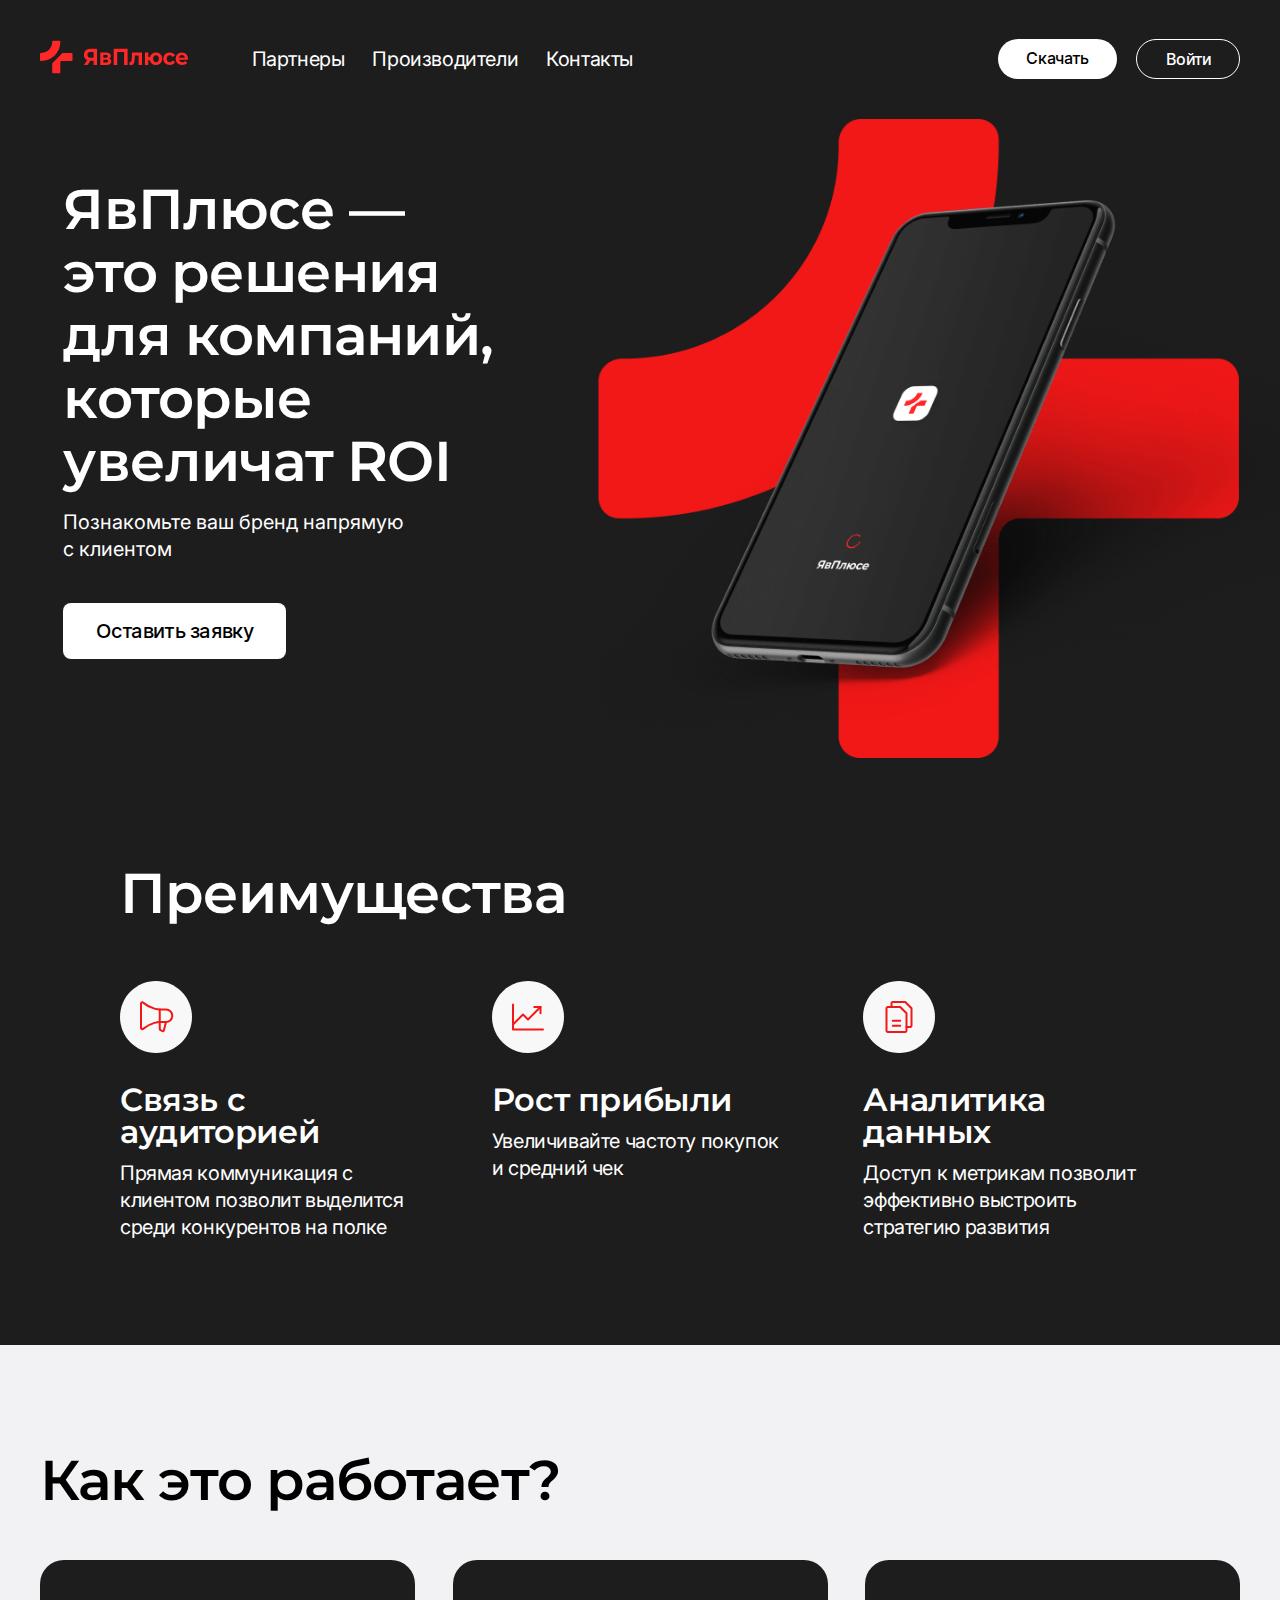
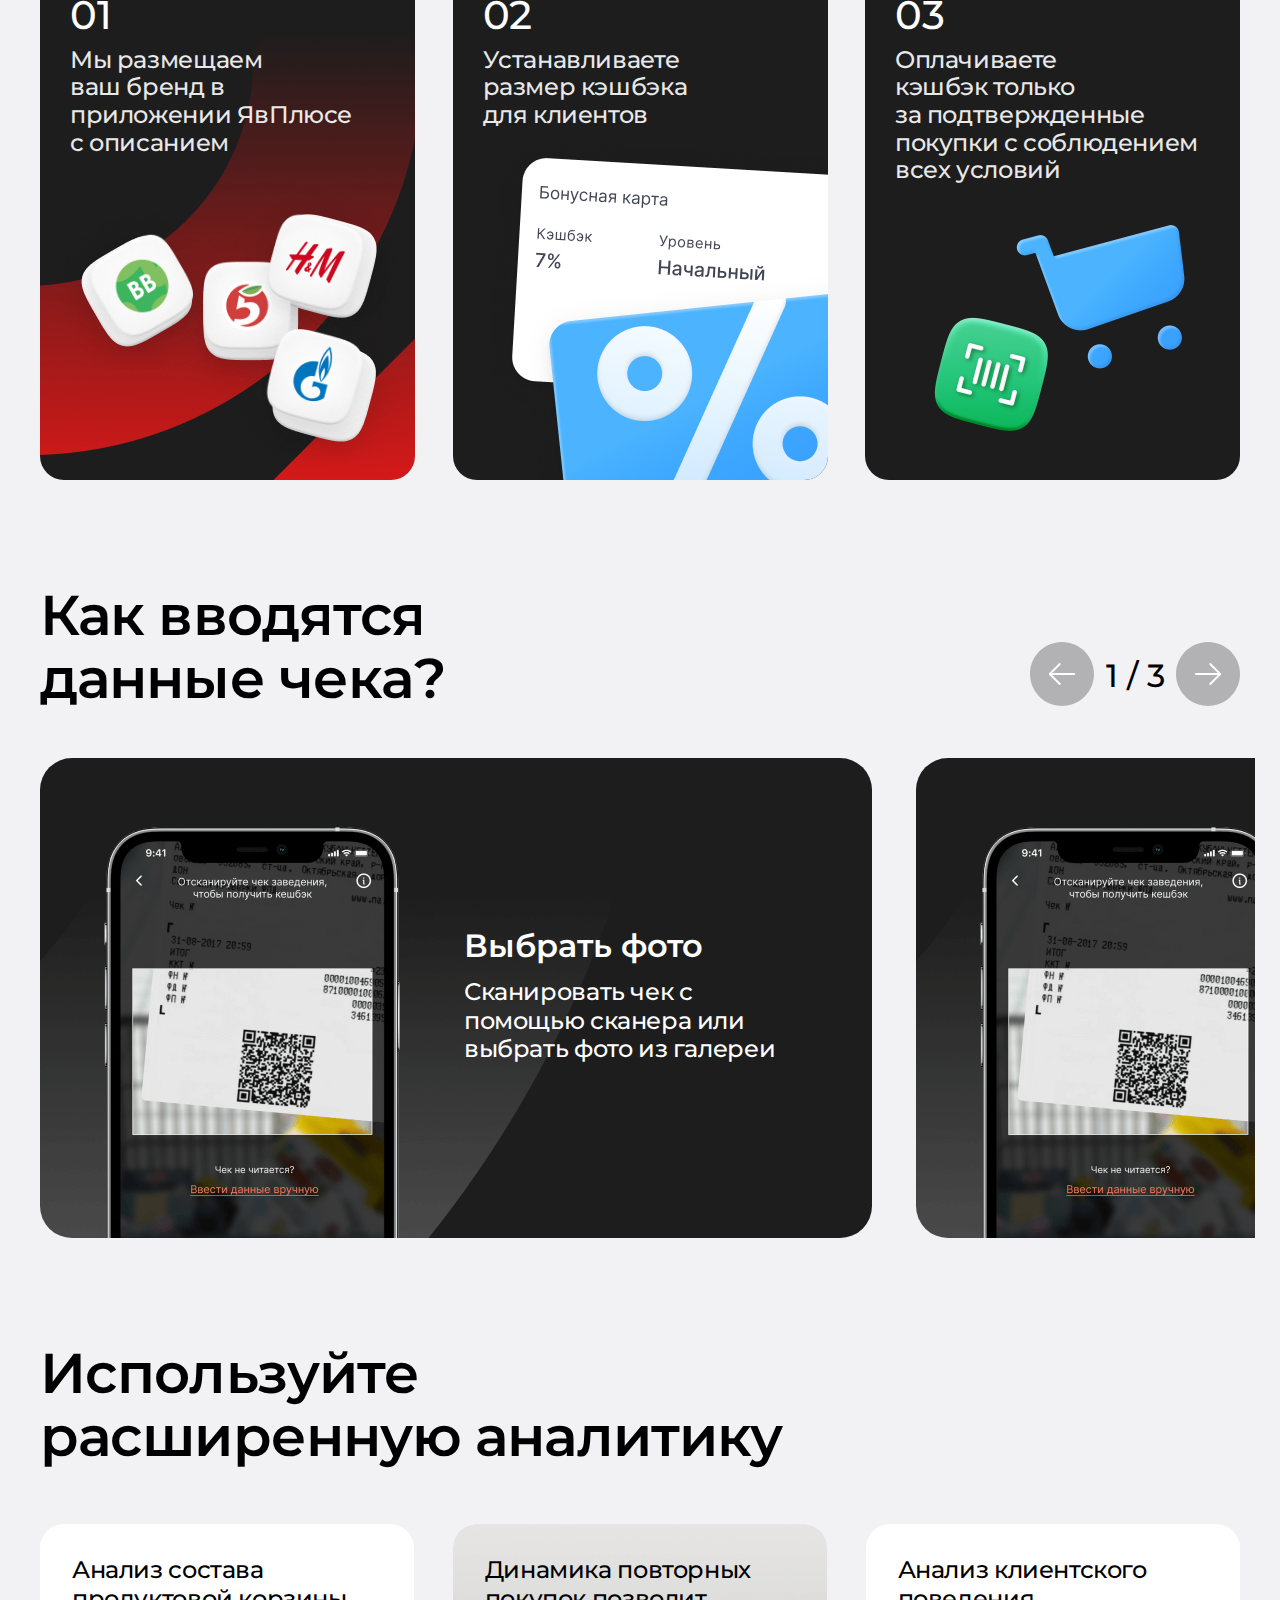
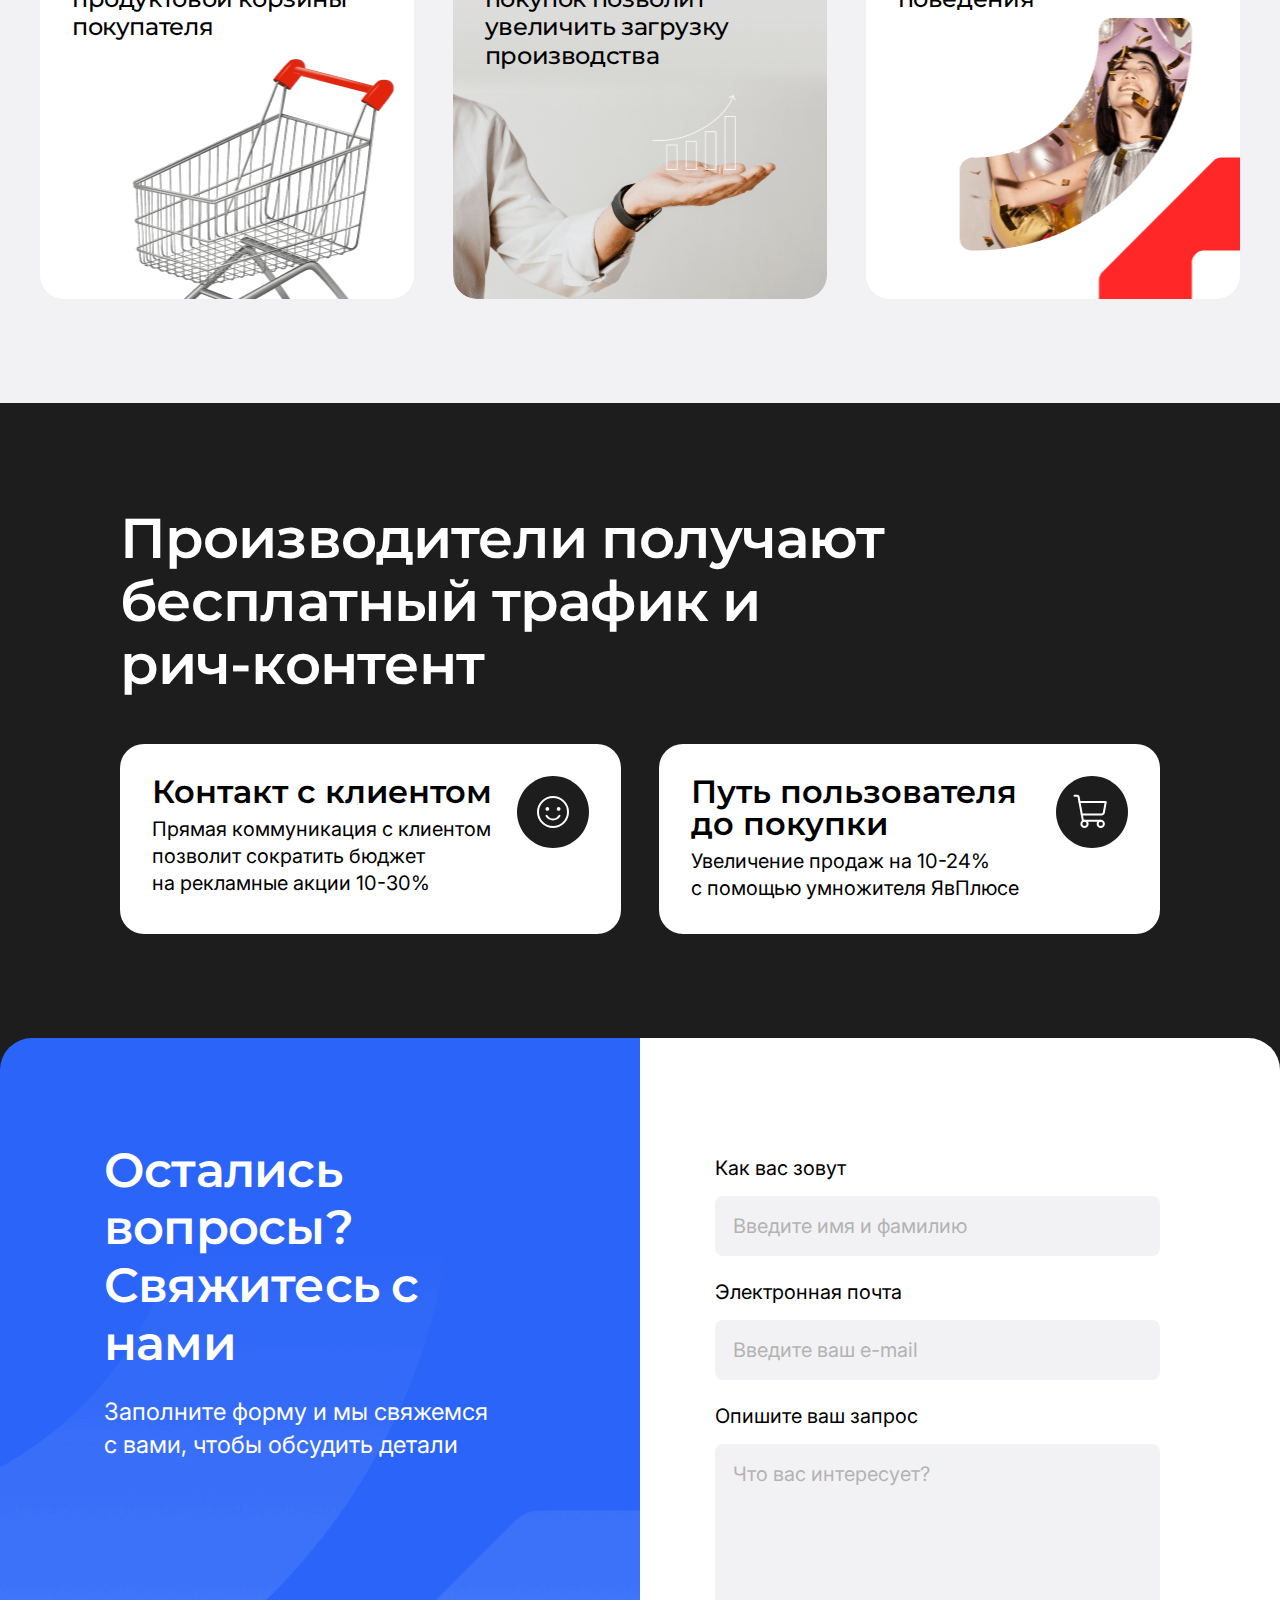
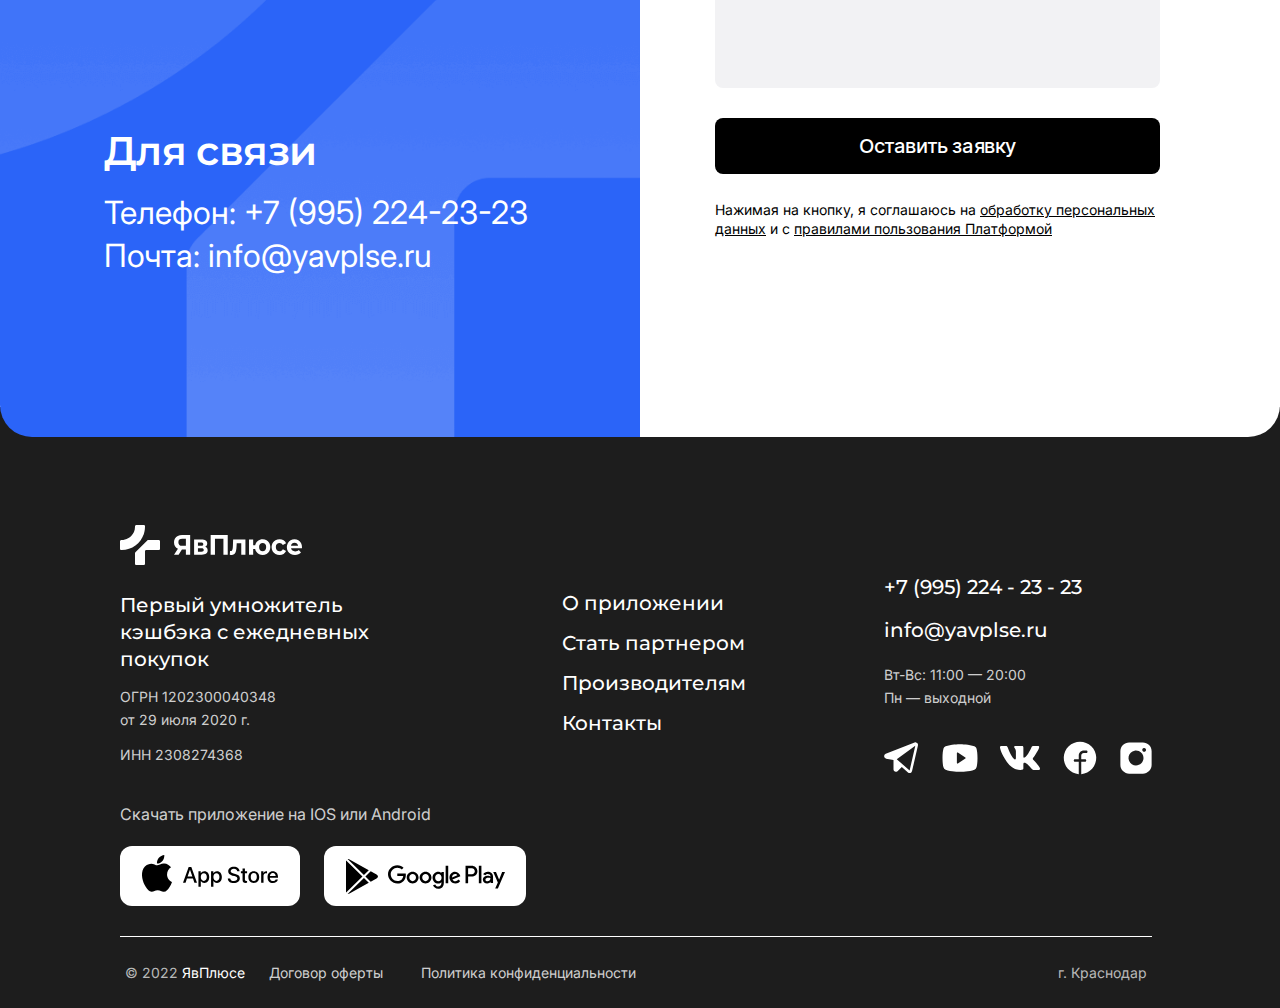
<file: manufacturers.html>
<!DOCTYPE html>
<html lang="ru">
	<head>
		<!-- encoding -->
		<meta charset="UTF-8" />
		<!-- Mobile support -->
		<meta name="viewport" content="width=device-width, initial-scale=1.0" />

		<!-- Title and SEO -->
		<title>ЯвПлюсе</title>
		<meta name="description" content="Описание страницы" />
		<meta name="keywords" content="ключевые слова, фразы" />

		<!--Swiper  <link rel="stylesheet" href="https://unpkg.com/swiper@7/swiper-bundle.min.css"/>-->
		
		

		<!-- Styles -->
		<link rel="stylesheet" href="./css/main.css" />
		<!--Fonts-->
		<link rel="stylesheet" href="./fonts/inter/inter.css">
		<link rel="stylesheet" href="./fonts/montserrat/montserrat.css">
		<link rel="preconnect" href="https://fonts.googleapis.com">
		<link rel="preconnect" href="https://fonts.gstatic.com" crossorigin>
		<link href="https://fonts.googleapis.com/css2?family=Inter:wght@400;500;600&family=Montserrat:wght@400;500;600&display=swap" rel="stylesheet">


		<!-- Open Graph -->
		<meta property="og:type" content="website" />
		<meta property="og:title" content="ЯвПлюсе" />
		<meta property="og:description" content="ЯвПлюсе" />
		<meta property="og:image" content="../img/opengraphs/manufacturers.jpg"/>

		<!-- Favicons -->
		<link rel="apple-touch-icon" sizes="180x180" href="./img/favicon/apple-touch-icon.png">
		<link rel="icon" type="image/png" sizes="32x32" href="./img/favicon/favicon-32x32.png">
		<link rel="icon" type="image/png" sizes="16x16" href="./img/favicon/favicon-16x16.png">
		<link rel="manifest" href="./img/favicon/site.webmanifest">
		<link rel="mask-icon" href="./img/favicon/safari-pinned-tab.svg" color="#1a60cf">
		<link rel="shortcut icon" href="./img/favicon/favicon.ico">
		<meta name="msapplication-TileColor" content="#00aba9">
		<meta name="msapplication-config" content="./img/favicon/browserconfig.xml">
		<meta name="theme-color" content="#ffffff">
	</head>
	<body class="partners manufacturers">
		<div id="overlay"></div>
		<section class="mobile-menu">
			<div class="mobile-menu__header">
				<div class="mobile-menu__logo">
					<a href="./index.html"><svg width="148" height="48" viewBox="0 0 182 40" fill="none" xmlns="http://www.w3.org/2000/svg">
						<path fill-rule="evenodd" clip-rule="evenodd" d="M1.66667 15C9.03046 15 15 9.03046 15 1.66667C15 1.61292 14.9997 1.55926 14.999 1.50567C14.9896 0.703883 15.6049 0 16.4068 0H23.6988C24.3988 0 24.9837 0.541354 24.9962 1.2412C24.9987 1.38272 25 1.52454 25 1.66667C25 14.5533 14.5533 25 1.66667 25C1.52454 25 1.38272 24.9987 1.2412 24.9962C0.541354 24.9837 0 24.3988 0 23.6988V16.4068C0 15.6049 0.703884 14.9896 1.50567 14.999C1.55926 14.9997 1.61292 15 1.66667 15ZM15 38.6667V28.219C15 27.8653 15.1405 27.5262 15.3905 27.2761L27.2761 15.3905C27.5262 15.1405 27.8653 15 28.219 15H38.6667C39.403 15 40 15.597 40 16.3333V23.6667C40 24.403 39.403 25 38.6667 25H26.3333C25.597 25 25 25.597 25 26.3333V38.6667C25 39.403 24.403 40 23.6667 40H16.3333C15.597 40 15 39.403 15 38.6667Z" fill="#FF2727"/>
						<path d="M70.1664 10V29.6906H65.8839V24.4585H61.9226L58.6037 29.6906H54.0268L57.9345 23.7553C56.6676 23.2114 55.6952 22.3957 55.0171 21.308C54.339 20.2016 54 18.8795 54 17.3418C54 15.8228 54.3301 14.5195 54.9903 13.4318C55.6505 12.3254 56.5873 11.4815 57.8007 10.9001C59.0141 10.3 60.4416 10 62.0832 10H70.1664ZM62.1903 13.7131C60.959 13.7131 60.0133 14.0131 59.3531 14.6132C58.7107 15.2133 58.3896 16.1041 58.3896 17.2855C58.3896 18.4294 58.7018 19.3108 59.3263 19.9297C59.9509 20.5485 60.8698 20.8579 62.0832 20.8579H65.8839V13.7131H62.1903Z" fill="#FF2727"/>
						<path d="M85.1116 21.7862C86.8068 22.3863 87.6543 23.5865 87.6543 25.3868C87.6543 26.7557 87.1636 27.8153 86.1822 28.5654C85.2008 29.3155 83.7376 29.6906 81.7927 29.6906H74.111V14.557H81.4715C83.2737 14.557 84.6834 14.9039 85.7005 15.5977C86.7175 16.2729 87.2261 17.2293 87.2261 18.4669C87.2261 19.2171 87.0387 19.8828 86.664 20.4641C86.3071 21.0267 85.7897 21.4674 85.1116 21.7862ZM77.9384 20.7736H81.0968C82.56 20.7736 83.2916 20.2297 83.2916 19.1421C83.2916 18.0731 82.56 17.5387 81.0968 17.5387H77.9384V20.7736ZM81.4447 26.7089C82.9793 26.7089 83.7466 26.1556 83.7466 25.0492C83.7466 24.4679 83.5681 24.0459 83.2113 23.7834C82.8544 23.5021 82.2923 23.3615 81.525 23.3615H77.9384V26.7089H81.4447Z" fill="#FF2727"/>
						<path d="M107.73 10V29.6906H103.421V13.7131H94.9632V29.6906H90.654V10H107.73Z" fill="#FF2727"/>
						<path d="M125.436 14.557V29.6906H121.261V18.1575H116.711L116.577 20.8298C116.506 22.8176 116.327 24.4679 116.042 25.7806C115.756 27.0933 115.292 28.1247 114.65 28.8748C114.008 29.6249 113.115 30 111.973 30C111.367 30 110.644 29.8875 109.805 29.6624L110.019 26.0619C110.305 26.0994 110.51 26.1181 110.635 26.1181C111.26 26.1181 111.724 25.8837 112.027 25.4149C112.348 24.9273 112.562 24.3179 112.669 23.5865C112.776 22.8364 112.857 21.8519 112.91 20.6329L113.124 14.557H125.436Z" fill="#FF2727"/>
						<path d="M142.647 14.3319C144.11 14.3319 145.422 14.6695 146.582 15.3446C147.741 16.0009 148.652 16.9198 149.312 18.1013C149.972 19.2827 150.302 20.6235 150.302 22.1238C150.302 23.624 149.972 24.9648 149.312 26.1463C148.652 27.3277 147.741 28.256 146.582 28.9311C145.422 29.5874 144.11 29.9156 142.647 29.9156C141.38 29.9156 140.22 29.6718 139.168 29.1842C138.115 28.6779 137.24 27.9747 136.545 27.0745C135.849 26.1557 135.385 25.1055 135.153 23.9241H133.172V29.6906H129.023V14.557H133.172V20.1266H135.18C135.59 18.3638 136.464 16.9573 137.803 15.9072C139.141 14.857 140.756 14.3319 142.647 14.3319ZM142.647 26.3151C143.664 26.3151 144.503 25.94 145.163 25.1899C145.841 24.421 146.18 23.399 146.18 22.1238C146.18 20.8298 145.841 19.8078 145.163 19.0577C144.503 18.3075 143.664 17.9325 142.647 17.9325C141.612 17.9325 140.756 18.3075 140.078 19.0577C139.417 19.8078 139.087 20.8298 139.087 22.1238C139.087 23.399 139.417 24.421 140.078 25.1899C140.756 25.94 141.612 26.3151 142.647 26.3151Z" fill="#FF2727"/>
						<path d="M159.625 29.9156C158.09 29.9156 156.708 29.5874 155.476 28.9311C154.263 28.256 153.308 27.3277 152.612 26.1463C151.934 24.9648 151.595 23.624 151.595 22.1238C151.595 20.6235 151.934 19.2827 152.612 18.1013C153.308 16.9198 154.263 16.0009 155.476 15.3446C156.708 14.6695 158.09 14.3319 159.625 14.3319C161.142 14.3319 162.462 14.6695 163.586 15.3446C164.728 16.0009 165.558 16.948 166.076 18.1857L162.837 20.0141C162.087 18.6263 161.008 17.9325 159.598 17.9325C158.51 17.9325 157.609 18.3075 156.895 19.0577C156.181 19.8078 155.824 20.8298 155.824 22.1238C155.824 23.4177 156.181 24.4398 156.895 25.1899C157.609 25.94 158.51 26.3151 159.598 26.3151C161.026 26.3151 162.105 25.6212 162.837 24.2335L166.076 26.09C165.558 27.2902 164.728 28.2278 163.586 28.903C162.462 29.5781 161.142 29.9156 159.625 29.9156Z" fill="#FF2727"/>
						<path d="M182 22.18C182 22.2363 181.973 22.6301 181.92 23.3615H171.026C171.222 24.2991 171.686 25.0399 172.418 25.5837C173.15 26.1275 174.06 26.3994 175.148 26.3994C175.897 26.3994 176.558 26.2869 177.129 26.0619C177.718 25.8181 178.262 25.443 178.761 24.9367L180.983 27.4684C179.627 29.0999 177.646 29.9156 175.041 29.9156C173.417 29.9156 171.981 29.5874 170.732 28.9311C169.483 28.256 168.519 27.3277 167.841 26.1463C167.163 24.9648 166.824 23.624 166.824 22.1238C166.824 20.6423 167.154 19.3108 167.814 18.1294C168.492 16.9292 169.411 16.0009 170.571 15.3446C171.749 14.6695 173.06 14.3319 174.506 14.3319C175.915 14.3319 177.191 14.6507 178.333 15.2883C179.475 15.9259 180.367 16.8448 181.01 18.045C181.67 19.2264 182 20.6048 182 22.18ZM174.532 17.6512C173.587 17.6512 172.793 17.9325 172.15 18.4951C171.508 19.0577 171.115 19.8265 170.973 20.8017H178.065C177.923 19.8453 177.53 19.0858 176.888 18.5232C176.245 17.9419 175.46 17.6512 174.532 17.6512Z" fill="#FF2727"/>
						</svg></a>
				</div>
				<div class="toggle-menu" data-nav="1">
					<div class="toggle-menu__gamburger" data-nav="1">
						<span class="toggle" data-nav="1"></span>
					</div>
				</div>
			</div>
			<div class="mobile-menu__nav">
				<a href="./partners.html" class="nav-link">Партнеры</a>
				<a href="./manufacturers.html" class="nav-link">Производители</a>
				<a href="#footer"class="nav-link contacts-button">Контакты</a>
			</div>
				<div class="socials">
					<a href="#"><svg width="35" height="32" viewBox="0 0 35 32" fill="none" xmlns="http://www.w3.org/2000/svg">
					<path d="M33.1342 0.958936C32.7898 0.661517 32.3705 0.464001 31.9219 0.387777C31.4732 0.311553 31.0123 0.359526 30.5889 0.526502L1.75188 11.8554C1.24924 12.0529 0.824056 12.4078 0.539948 12.867C0.25584 13.3263 0.128083 13.8652 0.175794 14.4031C0.223505 14.941 0.444119 15.4491 0.804625 15.8511C1.16513 16.2532 1.64614 16.5278 2.17569 16.6337L9.50052 18.0987V27.2477C9.5001 27.7423 9.64647 28.226 9.9211 28.6374C10.1957 29.0488 10.5863 29.3694 11.0433 29.5587C11.5002 29.748 12.0031 29.7974 12.4882 29.7007C12.9733 29.604 13.4188 29.3655 13.7682 29.0154L17.8219 24.9618L23.9744 30.376C24.4274 30.7783 25.0119 31.0008 25.6177 31.0015C25.881 31.0012 26.1427 30.9597 26.3932 30.8785C26.8064 30.7475 27.178 30.5104 27.4709 30.1909C27.7639 29.8714 27.9679 29.4807 28.0627 29.0577L33.9398 3.41194C34.0422 2.96848 34.0212 2.50547 33.8792 2.07307C33.7372 1.64068 33.4796 1.25538 33.1342 0.958936ZM25.6259 28.4992L12.7521 17.1702L31.2903 3.78158L25.6259 28.4992Z" fill="white"/>
					</svg></a>
					<a href="#"><svg width="36" height="28" viewBox="0 0 36 28" fill="none" xmlns="http://www.w3.org/2000/svg">
					<path d="M34.6142 4.906C34.4659 4.33108 34.1831 3.79965 33.7891 3.35556C33.395 2.91147 32.901 2.56746 32.3478 2.35191C26.9931 0.294263 18.4655 0.311428 18 0.313869C17.5347 0.310131 9.007 0.294181 3.65231 2.35191C3.09912 2.56745 2.60512 2.91144 2.21106 3.3555C1.81699 3.79956 1.53417 4.33096 1.38592 4.90585C0.981719 6.45752 0.5 9.29481 0.5 14.0002C0.5 18.7054 0.981719 21.5427 1.38585 23.0943C1.53407 23.6692 1.81688 24.2007 2.21094 24.6448C2.60501 25.0889 3.09903 25.4329 3.65224 25.6484C8.7782 27.6183 16.8119 27.6868 17.8971 27.6868C17.994 27.6868 18.006 27.6868 18.1029 27.6868C19.189 27.6867 27.222 27.6181 32.3477 25.6484C32.9009 25.4329 33.3949 25.0889 33.7889 24.6448C34.183 24.2008 34.4658 23.6694 34.6141 23.0945C35.0183 21.5428 35.5 18.7055 35.5 14.0002C35.5 9.29489 35.0183 6.45759 34.6142 4.906ZM23.3467 14.5202L15.8467 19.5202C15.7526 19.583 15.6432 19.619 15.5302 19.6245C15.4172 19.6299 15.3048 19.6046 15.2051 19.5512C15.1053 19.4979 15.0219 19.4184 14.9638 19.3214C14.9057 19.2243 14.875 19.1133 14.875 19.0002V9.00016C14.875 8.88704 14.9057 8.77602 14.9638 8.67897C15.0219 8.58192 15.1053 8.50246 15.2051 8.44908C15.3048 8.3957 15.4172 8.3704 15.5302 8.37587C15.6432 8.38134 15.7526 8.41738 15.8467 8.48014L23.3467 13.4801C23.4323 13.5372 23.5025 13.6145 23.551 13.7053C23.5996 13.796 23.625 13.8973 23.625 14.0002C23.625 14.1031 23.5996 14.2044 23.551 14.2951C23.5025 14.3858 23.4323 14.4631 23.3467 14.5202Z" fill="white"/>
					</svg></a>
					<a href="#"><svg width="40" height="24" viewBox="0 0 40 24" fill="none" xmlns="http://www.w3.org/2000/svg">
					<path d="M33.1928 13.7623C32.5461 12.9223 32.7311 12.5486 33.1928 11.7977C33.2012 11.7891 38.5397 4.20171 39.0897 1.62857L39.093 1.62686C39.3664 0.689143 39.093 0 37.7713 0H33.3978C32.2845 0 31.7711 0.591428 31.4961 1.25314C31.4961 1.25314 29.2693 6.73543 26.1192 10.2891C25.1025 11.316 24.6325 11.6451 24.0775 11.6451C23.8042 11.6451 23.3791 11.316 23.3791 10.3783V1.62686C23.3791 0.502285 23.0675 0 22.1458 0H15.2689C14.5705 0 14.1555 0.524572 14.1555 1.01314C14.1555 2.07943 15.7305 2.32457 15.8939 5.32457V11.8337C15.8939 13.26 15.6422 13.5223 15.0839 13.5223C13.5971 13.5223 9.98868 8.01771 7.85027 1.71771C7.41859 0.495428 6.99691 0.00171416 5.8752 0.00171416H1.50005C0.251675 0.00171416 0 0.593143 0 1.25486C0 2.424 1.48672 8.23714 6.91357 15.9171C10.5304 21.1594 15.6239 24 20.2574 24C23.0425 24 23.3825 23.3691 23.3825 22.284C23.3825 17.2749 23.1308 16.8017 24.5259 16.8017C25.1725 16.8017 26.2859 17.1309 28.886 19.6594C31.8578 22.6577 32.3461 24 34.0095 24H38.383C39.6297 24 40.2614 23.3691 39.898 22.1246C39.0664 19.5069 33.4462 14.1223 33.1928 13.7623Z" fill="white"/>
					</svg></a>
					<a href="#"><svg width="34" height="34" viewBox="0 0 34 34" fill="none" xmlns="http://www.w3.org/2000/svg">
					<path d="M17 0.75C12.7985 0.750077 8.76032 2.37745 5.73281 5.29065C2.70529 8.20385 0.923766 12.1764 0.762053 16.3748C0.60034 20.5732 2.07101 24.6711 4.86546 27.8085C7.65992 30.946 11.561 32.8791 15.75 33.2024V20.7501H12C11.6685 20.7501 11.3505 20.6185 11.1161 20.384C10.8817 20.1496 10.75 19.8317 10.75 19.5001C10.75 19.1686 10.8817 18.8507 11.1161 18.6163C11.3505 18.3818 11.6685 18.2501 12 18.2501H15.75V14.5001C15.7515 13.1745 16.2788 11.9036 17.2161 10.9663C18.1535 10.0289 19.4244 9.50166 20.75 9.50015H23.25C23.5815 9.50015 23.8995 9.63184 24.1339 9.86626C24.3683 10.1007 24.5 10.4186 24.5 10.7501C24.5 11.0817 24.3683 11.3996 24.1339 11.634C23.8995 11.8685 23.5815 12.0001 23.25 12.0001H20.75C20.0872 12.0009 19.4517 12.2645 18.9831 12.7332C18.5144 13.2019 18.2508 13.8373 18.25 14.5001V18.2501H22C22.3315 18.2501 22.6495 18.3818 22.8839 18.6163C23.1183 18.8507 23.25 19.1686 23.25 19.5001C23.25 19.8317 23.1183 20.1496 22.8839 20.384C22.6495 20.6185 22.3315 20.7501 22 20.7501H18.25V33.2024C22.439 32.8791 26.34 30.9459 29.1345 27.8085C31.9289 24.671 33.3996 20.5732 33.2379 16.3748C33.0762 12.1764 31.2946 8.20387 28.2671 5.29067C25.2396 2.37748 21.2015 0.750092 17 0.75Z" fill="white"/>
					</svg></a>
					<a href="#"><svg width="32" height="32" viewBox="0 0 32 32" fill="none" xmlns="http://www.w3.org/2000/svg">
					<path d="M22.875 0.375H9.125C6.80516 0.377627 4.58109 1.30034 2.94072 2.94072C1.30034 4.58109 0.377627 6.80516 0.375 9.125V22.875C0.377627 25.1948 1.30034 27.4189 2.94072 29.0593C4.58109 30.6997 6.80516 31.6224 9.125 31.625H22.875C25.1948 31.6224 27.4189 30.6997 29.0593 29.0593C30.6997 27.4189 31.6224 25.1948 31.625 22.875V9.125C31.6224 6.80516 30.6997 4.58109 29.0593 2.94072C27.4189 1.30034 25.1948 0.377627 22.875 0.375ZM16 23.5C14.5166 23.5 13.0666 23.0601 11.8332 22.236C10.5999 21.4119 9.63856 20.2406 9.0709 18.8701C8.50325 17.4997 8.35472 15.9917 8.64411 14.5368C8.9335 13.082 9.64781 11.7456 10.6967 10.6967C11.7456 9.64781 13.082 8.9335 14.5368 8.64411C15.9917 8.35472 17.4997 8.50325 18.8701 9.0709C20.2406 9.63856 21.4119 10.5999 22.236 11.8332C23.0601 13.0666 23.5 14.5166 23.5 16C23.4978 17.9884 22.7069 19.8948 21.3008 21.3008C19.8948 22.7069 17.9884 23.4978 16 23.5ZM24.125 9.75C23.7542 9.75 23.3916 9.64003 23.0833 9.43401C22.775 9.22798 22.5346 8.93514 22.3927 8.59253C22.2508 8.24992 22.2137 7.87292 22.286 7.5092C22.3584 7.14549 22.537 6.8114 22.7992 6.54917C23.0614 6.28695 23.3955 6.10837 23.7592 6.03603C24.1229 5.96368 24.4999 6.00081 24.8425 6.14273C25.1851 6.28464 25.478 6.52496 25.684 6.83331C25.89 7.14165 26 7.50416 26 7.875C26 8.37228 25.8025 8.84919 25.4508 9.20083C25.0992 9.55246 24.6223 9.75 24.125 9.75Z" fill="white"/>
					</svg></a>	
				</div>
				<a href="#" class="mobile-link">+7 (995) 224 - 23 - 23</a>
				<a href="#" class="mobile-link">info@yavplse.ru</a>

		</section>
		<header class="header">
			<div class="header-nav">
				<div class="container">
					<div class="header-nav__wrapper">
						<div class="header-nav__left">
							<a href="./index.html"><svg width="148" height="40" viewBox="0 0 182 40" fill="none" xmlns="http://www.w3.org/2000/svg">
								<path fill-rule="evenodd" clip-rule="evenodd" d="M1.66667 15C9.03046 15 15 9.03046 15 1.66667C15 1.61292 14.9997 1.55926 14.999 1.50567C14.9896 0.703883 15.6049 0 16.4068 0H23.6988C24.3988 0 24.9837 0.541354 24.9962 1.2412C24.9987 1.38272 25 1.52454 25 1.66667C25 14.5533 14.5533 25 1.66667 25C1.52454 25 1.38272 24.9987 1.2412 24.9962C0.541354 24.9837 0 24.3988 0 23.6988V16.4068C0 15.6049 0.703884 14.9896 1.50567 14.999C1.55926 14.9997 1.61292 15 1.66667 15ZM15 38.6667V28.219C15 27.8653 15.1405 27.5262 15.3905 27.2761L27.2761 15.3905C27.5262 15.1405 27.8653 15 28.219 15H38.6667C39.403 15 40 15.597 40 16.3333V23.6667C40 24.403 39.403 25 38.6667 25H26.3333C25.597 25 25 25.597 25 26.3333V38.6667C25 39.403 24.403 40 23.6667 40H16.3333C15.597 40 15 39.403 15 38.6667Z" fill="#FF2727"/>
								<path d="M70.1664 10V29.6906H65.8839V24.4585H61.9226L58.6037 29.6906H54.0268L57.9345 23.7553C56.6676 23.2114 55.6952 22.3957 55.0171 21.308C54.339 20.2016 54 18.8795 54 17.3418C54 15.8228 54.3301 14.5195 54.9903 13.4318C55.6505 12.3254 56.5873 11.4815 57.8007 10.9001C59.0141 10.3 60.4416 10 62.0832 10H70.1664ZM62.1903 13.7131C60.959 13.7131 60.0133 14.0131 59.3531 14.6132C58.7107 15.2133 58.3896 16.1041 58.3896 17.2855C58.3896 18.4294 58.7018 19.3108 59.3263 19.9297C59.9509 20.5485 60.8698 20.8579 62.0832 20.8579H65.8839V13.7131H62.1903Z" fill="#FF2727"/>
								<path d="M85.1116 21.7862C86.8068 22.3863 87.6543 23.5865 87.6543 25.3868C87.6543 26.7557 87.1636 27.8153 86.1822 28.5654C85.2008 29.3155 83.7376 29.6906 81.7927 29.6906H74.111V14.557H81.4715C83.2737 14.557 84.6834 14.9039 85.7005 15.5977C86.7175 16.2729 87.2261 17.2293 87.2261 18.4669C87.2261 19.2171 87.0387 19.8828 86.664 20.4641C86.3071 21.0267 85.7897 21.4674 85.1116 21.7862ZM77.9384 20.7736H81.0968C82.56 20.7736 83.2916 20.2297 83.2916 19.1421C83.2916 18.0731 82.56 17.5387 81.0968 17.5387H77.9384V20.7736ZM81.4447 26.7089C82.9793 26.7089 83.7466 26.1556 83.7466 25.0492C83.7466 24.4679 83.5681 24.0459 83.2113 23.7834C82.8544 23.5021 82.2923 23.3615 81.525 23.3615H77.9384V26.7089H81.4447Z" fill="#FF2727"/>
								<path d="M107.73 10V29.6906H103.421V13.7131H94.9632V29.6906H90.654V10H107.73Z" fill="#FF2727"/>
								<path d="M125.436 14.557V29.6906H121.261V18.1575H116.711L116.577 20.8298C116.506 22.8176 116.327 24.4679 116.042 25.7806C115.756 27.0933 115.292 28.1247 114.65 28.8748C114.008 29.6249 113.115 30 111.973 30C111.367 30 110.644 29.8875 109.805 29.6624L110.019 26.0619C110.305 26.0994 110.51 26.1181 110.635 26.1181C111.26 26.1181 111.724 25.8837 112.027 25.4149C112.348 24.9273 112.562 24.3179 112.669 23.5865C112.776 22.8364 112.857 21.8519 112.91 20.6329L113.124 14.557H125.436Z" fill="#FF2727"/>
								<path d="M142.647 14.3319C144.11 14.3319 145.422 14.6695 146.582 15.3446C147.741 16.0009 148.652 16.9198 149.312 18.1013C149.972 19.2827 150.302 20.6235 150.302 22.1238C150.302 23.624 149.972 24.9648 149.312 26.1463C148.652 27.3277 147.741 28.256 146.582 28.9311C145.422 29.5874 144.11 29.9156 142.647 29.9156C141.38 29.9156 140.22 29.6718 139.168 29.1842C138.115 28.6779 137.24 27.9747 136.545 27.0745C135.849 26.1557 135.385 25.1055 135.153 23.9241H133.172V29.6906H129.023V14.557H133.172V20.1266H135.18C135.59 18.3638 136.464 16.9573 137.803 15.9072C139.141 14.857 140.756 14.3319 142.647 14.3319ZM142.647 26.3151C143.664 26.3151 144.503 25.94 145.163 25.1899C145.841 24.421 146.18 23.399 146.18 22.1238C146.18 20.8298 145.841 19.8078 145.163 19.0577C144.503 18.3075 143.664 17.9325 142.647 17.9325C141.612 17.9325 140.756 18.3075 140.078 19.0577C139.417 19.8078 139.087 20.8298 139.087 22.1238C139.087 23.399 139.417 24.421 140.078 25.1899C140.756 25.94 141.612 26.3151 142.647 26.3151Z" fill="#FF2727"/>
								<path d="M159.625 29.9156C158.09 29.9156 156.708 29.5874 155.476 28.9311C154.263 28.256 153.308 27.3277 152.612 26.1463C151.934 24.9648 151.595 23.624 151.595 22.1238C151.595 20.6235 151.934 19.2827 152.612 18.1013C153.308 16.9198 154.263 16.0009 155.476 15.3446C156.708 14.6695 158.09 14.3319 159.625 14.3319C161.142 14.3319 162.462 14.6695 163.586 15.3446C164.728 16.0009 165.558 16.948 166.076 18.1857L162.837 20.0141C162.087 18.6263 161.008 17.9325 159.598 17.9325C158.51 17.9325 157.609 18.3075 156.895 19.0577C156.181 19.8078 155.824 20.8298 155.824 22.1238C155.824 23.4177 156.181 24.4398 156.895 25.1899C157.609 25.94 158.51 26.3151 159.598 26.3151C161.026 26.3151 162.105 25.6212 162.837 24.2335L166.076 26.09C165.558 27.2902 164.728 28.2278 163.586 28.903C162.462 29.5781 161.142 29.9156 159.625 29.9156Z" fill="#FF2727"/>
								<path d="M182 22.18C182 22.2363 181.973 22.6301 181.92 23.3615H171.026C171.222 24.2991 171.686 25.0399 172.418 25.5837C173.15 26.1275 174.06 26.3994 175.148 26.3994C175.897 26.3994 176.558 26.2869 177.129 26.0619C177.718 25.8181 178.262 25.443 178.761 24.9367L180.983 27.4684C179.627 29.0999 177.646 29.9156 175.041 29.9156C173.417 29.9156 171.981 29.5874 170.732 28.9311C169.483 28.256 168.519 27.3277 167.841 26.1463C167.163 24.9648 166.824 23.624 166.824 22.1238C166.824 20.6423 167.154 19.3108 167.814 18.1294C168.492 16.9292 169.411 16.0009 170.571 15.3446C171.749 14.6695 173.06 14.3319 174.506 14.3319C175.915 14.3319 177.191 14.6507 178.333 15.2883C179.475 15.9259 180.367 16.8448 181.01 18.045C181.67 19.2264 182 20.6048 182 22.18ZM174.532 17.6512C173.587 17.6512 172.793 17.9325 172.15 18.4951C171.508 19.0577 171.115 19.8265 170.973 20.8017H178.065C177.923 19.8453 177.53 19.0858 176.888 18.5232C176.245 17.9419 175.46 17.6512 174.532 17.6512Z" fill="#FF2727"/>
								</svg></a>
							<div class="header-nav__menu">
								<a href="./partners.html" class="nav-link">Партнеры</a>
								<a href="./manufacturers.html" class="nav-link">Производители</a>
								<a href="#footer" class="nav-link">Контакты</a>
							</div>
						</div>
						<div class="header-nav__right">
							<div class="header-nav__buttons">
								<a href="#" class="button button--white">Скачать</a>
								<a href="#" class="button button--black">Войти</a>
							</div>
						</div>
						<!--Gamburger-->
						<div class="toggle-menu" data-nav="1">
							<div class="toggle-menu__gamburger" data-nav="1">
								<span class="toggle" data-nav="1"></span>
							</div>
						</div>
						<!--/Gamburger-->
					</div>
				</div>
			</div>	
		</header>
		<main>
			<section class="header-title">
				<div class="extended-container">
					<div class="header-title__wrapper">
						<div class="header-title__left">
							<div class="header-title__title">
								<h1 class="title-h1">ЯвПлюсе — это&nbspрешения для компаний, которые увеличат ROI</h1>
								<p>Познакомьте ваш бренд напрямую <br>с клиентом</p>
								<div class="header-title__buttons">
									<a href="#footer-form" class="button button--rectangle-white">Оставить заявку</a>			
								</div>
							</div>
						</div>
						<div class="header-title__right">
							<img src="./img/manufacturers-section-header-title/bg-phone.png" alt="Mobile phone">
							<img src="./img/manufacturers-section-header-title/xs-bg-phone.png" alt="Mobile phone">
						</div>
					</div>
				</div>
			</section>
			<section class="header-benefits">
				<div class="extended-container extended-container--no-padding">
					<div class="header-benefits__wrapper">
						<div class="header-benefits__right">
							<h2 class="title-h1">Преимущества</h2>
							<div class="header-benefits__desc">
								<div class="header-benefits__element">
                                    <div class="header-benefits__icon">
                                        <svg width="72" height="72" viewBox="0 0 72 72" fill="none" xmlns="http://www.w3.org/2000/svg">
											<path d="M36 72C55.8822 72 72 55.8822 72 36C72 16.1177 55.8822 0 36 0C16.1177 0 0 16.1177 0 36C0 55.8822 16.1177 72 36 72Z" fill="#F8F8F8"/>
											<path d="M39.75 28.5V47.831C39.75 48.0368 39.8008 48.2394 39.8979 48.4208C39.995 48.6023 40.1354 48.7569 40.3066 48.8711L42.0241 50.0161C42.1908 50.1272 42.3817 50.1966 42.5809 50.2185C42.78 50.2404 42.9814 50.2142 43.1683 50.1419C43.3551 50.0697 43.5218 49.9536 43.6544 49.8035C43.787 49.6533 43.8816 49.4735 43.9302 49.2792L46 41" stroke="#F31818" stroke-width="2" stroke-linecap="round" stroke-linejoin="round"/>
											<path d="M46 40.9998C47.6576 40.9998 49.2473 40.3413 50.4194 39.1692C51.5915 37.9971 52.25 36.4074 52.25 34.7498C52.25 33.0922 51.5915 31.5025 50.4194 30.3304C49.2473 29.1583 47.6576 28.4998 46 28.4998H39.75C39.75 28.4998 31.2419 28.4998 23.0545 21.633C22.8724 21.4797 22.6504 21.3816 22.4144 21.3503C22.1785 21.3189 21.9385 21.3555 21.7227 21.4559C21.5069 21.5563 21.3243 21.7162 21.1962 21.9168C21.0682 22.1174 21.0001 22.3505 21 22.5885V46.9111C21.0001 47.1491 21.0682 47.3821 21.1962 47.5827C21.3243 47.7834 21.5069 47.9433 21.7227 48.0436C21.9385 48.144 22.1785 48.1807 22.4144 48.1493C22.6504 48.1179 22.8724 48.0199 23.0545 47.8666C31.2419 40.9998 39.75 40.9998 39.75 40.9998H46Z" stroke="#F31818" stroke-width="2" stroke-linecap="round" stroke-linejoin="round"/>
											</svg>
																					   
                                    </div>
                                    <div class="header-benefits__info">
										
										<h3 class="title-h3">Связь с аудиторией</h3>
                                        <p>Прямая коммуникация с клиентом позволит выделится среди конкурентов на полке</p>
                                    </div>
                                </div><div class="header-benefits__element">
                                    <div class="header-benefits__icon">
                                        <svg width="72" height="72" viewBox="0 0 72 72" fill="none" xmlns="http://www.w3.org/2000/svg">
											<path d="M36 72C55.8822 72 72 55.8822 72 36C72 16.1177 55.8822 0 36 0C16.1177 0 0 16.1177 0 36C0 55.8822 16.1177 72 36 72Z" fill="#F8F8F8"/>
											<path d="M51 48.5H21V23.5" stroke="#F31818" stroke-width="2" stroke-linecap="round" stroke-linejoin="round"/>
											<path d="M48.5 26L36 38.5L31 33.5L21 43.5" stroke="#F31818" stroke-width="2" stroke-linecap="round" stroke-linejoin="round"/>
											<path d="M48.5 32.25V26H42.25" stroke="#F31818" stroke-width="2" stroke-linecap="round" stroke-linejoin="round"/>
											</svg>
                                            
                                    </div>
                                    <div class="header-benefits__info">
										<h3 class="title-h3">Рост прибыли</h3>
                                        <p>Увеличивайте частоту покупок и&nbspсредний чек</p>
                                    </div>
                                </div><div class="header-benefits__element">
                                    <div class="header-benefits__icon">
                                        <svg width="72" height="72" viewBox="0 0 72 72" fill="none" xmlns="http://www.w3.org/2000/svg">
											<path d="M36 72C55.8822 72 72 55.8822 72 36C72 16.1177 55.8822 0 36 0C16.1177 0 0 16.1177 0 36C0 55.8822 16.1177 72 36 72Z" fill="#F8F8F8"/>
											<path d="M42.25 51H24.75C24.4185 51 24.1005 50.8683 23.8661 50.6339C23.6317 50.3995 23.5 50.0815 23.5 49.75V27.25C23.5 26.9185 23.6317 26.6005 23.8661 26.3661C24.1005 26.1317 24.4185 26 24.75 26H37.25L43.5 32.25V49.75C43.5 50.0815 43.3683 50.3995 43.1339 50.6339C42.8995 50.8683 42.5815 51 42.25 51Z" stroke="#F31818" stroke-width="2" stroke-linecap="round" stroke-linejoin="round"/>
											<path d="M28.5 26V22.25C28.5 21.9185 28.6317 21.6005 28.8661 21.3661C29.1005 21.1317 29.4185 21 29.75 21H42.25L48.5 27.25V44.75C48.5 45.0815 48.3683 45.3995 48.1339 45.6339C47.8995 45.8683 47.5815 46 47.25 46H43.5" stroke="#F31818" stroke-width="2" stroke-linecap="round" stroke-linejoin="round"/>
											<path d="M29.75 39.75H37.25" stroke="#F31818" stroke-width="2" stroke-linecap="round" stroke-linejoin="round"/>
											<path d="M29.75 44.75H37.25" stroke="#F31818" stroke-width="2" stroke-linecap="round" stroke-linejoin="round"/>
											</svg>
											
                                    </div>
                                    <div class="header-benefits__info">
										<h3 class="title-h3">Аналитика данных</h3>
                                        <p>Доступ к метрикам позволит эффективно выстроить стратегию развития</p>
                                    </div>
                                </div>
							</div>
						</div>
					</div>
				</div>
			</section>
			
			<section class="how-it-works">
				<div class="container">
					<h2 class="title-h1">Как это работает?</h2>
					<div class="how-it-works__card-wrapper">
						<div class="how-it-works__card">
							<div class="how-it-works__info">
								<p>01</p>
								<p>Мы размещаем ваш&nbspбренд в приложении ЯвПлюсе с&nbspописанием</p>
							</div>
							<img src="./img/manufacturers-section-how-it-works/logos.png" alt="Logos">
						</div>
						<div class="how-it-works__card">
							<div class="how-it-works__info">
								<p>02</p>
								<p>Устанавливаете размер&nbspкэшбэка для&nbspклиентов</p>
							</div>
							<div class="how-it-works__image">

								<img src="./img/manufacturers-section-how-it-works/discount-cards.png" alt="Discount cards">
							</div>
						</div>
						<div class="how-it-works__card">
							<div class="how-it-works__info">
								<p>03</p>
								<p>Оплачиваете кэшбэк&nbspтолько за&nbspподтвержденные покупки с соблюдением всех условий</p>
							</div>
							
								<img src="./img/manufacturers-section-how-it-works/tablet-cart.png" alt="Carts">

							
						</div>
					</div>
				</div>
			</section>
			<section class="swiper-section">
				<div class="container">
					<div class="swiper">
						<div class="swiper-section__header">
							<h2 class="title-h1">Как вводятся <br>данные чека?</h2>
							<div class="swiper__pagination">
									<div class="swiper-button-prev">
										<svg width="64" height="64" viewBox="0 0 64 64" fill="none" xmlns="http://www.w3.org/2000/svg">
											<g clip-path="url(#clip0_1019_14558)">
											<path d="M32 -2.79753e-06C14.3269 -4.34256e-06 4.34256e-06 14.3269 2.79753e-06 32C1.2525e-06 49.6731 14.3269 64 32 64C49.6731 64 64 49.6731 64 32C64 14.3269 49.6731 -1.2525e-06 32 -2.79753e-06Z" fill="#B2B2B4"/>
											<path d="M44.2227 32L19.7782 32" stroke="white" stroke-width="1.77778" stroke-linecap="round" stroke-linejoin="round"/>
											<path d="M29.7773 42L19.7773 32L29.7773 22" stroke="white" stroke-width="1.77778" stroke-linecap="round" stroke-linejoin="round"/>
											</g>
											<defs>
											<clipPath id="clip0_1019_14558">
											<rect width="64" height="64" fill="white" transform="translate(64 64) rotate(-180)"/>
											</clipPath>
											</defs>
											</svg>
									</div>		
									<div class="swiper-pagination">
										1\4
									</div>
									<div class="swiper-button-next">
										<svg width="64" height="64" viewBox="0 0 64 64" fill="none" xmlns="http://www.w3.org/2000/svg">
											<path d="M32 64C49.6731 64 64 49.6731 64 32C64 14.3269 49.6731 0 32 0C14.3269 0 0 14.3269 0 32C0 49.6731 14.3269 64 32 64Z" fill="#B2B2B4"/>
											<path d="M19.7773 32L44.2218 32" stroke="white" stroke-width="1.77778" stroke-linecap="round" stroke-linejoin="round"/>
											<path d="M34.2227 22L44.2227 32L34.2227 42" stroke="white" stroke-width="1.77778" stroke-linecap="round" stroke-linejoin="round"/>
											</svg>
											
									</div>
							</div>
						</div>
						<div class="swiper-wrapper">
						  <div class="swiper-slide">
							<div class="swiper-slide__card">
								<h2 class="title-h3">Выбрать фото</h2>
								<p>Сканировать чек с помощью сканера
								  или выбрать фото 
								  из&nbspгалереи</p>
							</div>
						</div>
							<div class="swiper-slide">
								<div class="swiper-slide__card">
									<h2 class="title-h3">Telegram</h2>
									<p>Сканировать чеки с&nbspпомощью Telegram бота</p>
								</div>
							  </div>
							  <div class="swiper-slide">
								  <div class="swiper-slide__card">
									  <h2 class="title-h3">Ввести вручную</h2>
									  <p>Pаполнить данные чека в ручном режиме и отправить на&nbspпроверку</p>
								  </div>
							  </div>
						</div>
					</div>
					
				</div>
			</section>

			<section  class="analytics">
				<div class="container">
					<h2 class="title-h1">Используйте расширенную аналитику</h2>
					<div class="analytics__cards-wrapper">
						<div class="analytics-card">
							<p>Анализ состава продуктовой корзины покупателя</p>
						</div>
						<div class="analytics-card">
							<p>Динамика повторных покупок позволит увеличить загрузку производства</p>
						</div>
						<div class="analytics-card">
							<p>Анализ клиентского поведения</p>
						</div>
					</div>
				</div>
			</section>

			<section class="manufacturers-benefits">
				<div class="extended-container">
					<div class="manufacturers-benefits__content">
						<h2 class="title-h1">Производители получают бесплатный трафик и рич-контент</h2>
						<div class="manufacturers-benefits__row">
							<div class="manufacturers-benefits__element">
								<div class="manufacturers-benefits__text">
									<h3 class="title-h3">Контакт с клиентом</h3>
									<p>Прямая коммуникация с&nbspклиентом позволит сократить бюджет <br>на рекламные акции 10-30%</p>

								</div>
								<svg width="72" height="72" viewBox="0 0 72 72" fill="none" xmlns="http://www.w3.org/2000/svg">
									<path d="M36 72C55.8822 72 72 55.8822 72 36C72 16.1177 55.8822 0 36 0C16.1177 0 0 16.1177 0 36C0 55.8822 16.1177 72 36 72Z" fill="#1D1D1D"/>
									<path d="M36 51C44.2843 51 51 44.2843 51 36C51 27.7157 44.2843 21 36 21C27.7157 21 21 27.7157 21 36C21 44.2843 27.7157 51 36 51Z" stroke="white" stroke-width="2" stroke-linecap="round" stroke-linejoin="round"/>
									<path d="M30.375 34.75C31.4105 34.75 32.25 33.9105 32.25 32.875C32.25 31.8395 31.4105 31 30.375 31C29.3395 31 28.5 31.8395 28.5 32.875C28.5 33.9105 29.3395 34.75 30.375 34.75Z" fill="white"/>
									<path d="M41.625 34.75C42.6605 34.75 43.5 33.9105 43.5 32.875C43.5 31.8395 42.6605 31 41.625 31C40.5895 31 39.75 31.8395 39.75 32.875C39.75 33.9105 40.5895 34.75 41.625 34.75Z" fill="white"/>
									<path d="M42.4976 39.7495C41.8391 40.8898 40.892 41.8367 39.7516 42.495C38.6112 43.1533 37.3176 43.4999 36.0008 43.4999C34.684 43.4999 33.3904 43.1534 32.25 42.4951C31.1095 41.8368 30.1625 40.8899 29.5039 39.7496" stroke="white" stroke-width="2" stroke-linecap="round" stroke-linejoin="round"/>
									</svg>
							</div>
							<div class="manufacturers-benefits__element">
								<div class="manufacturers-benefits__text">
									<h3 class="title-h3">Путь пользователя до покупки</h3>
									<p>Увеличение продаж <br>на 10-24% с&nbspпомощью умножителя ЯвПлюсе</p>

								</div>
								<svg width="72" height="72" viewBox="0 0 72 72" fill="none" xmlns="http://www.w3.org/2000/svg">
									<path d="M36 72C55.8822 72 72 55.8822 72 36C72 16.1177 55.8822 0 36 0C16.1177 0 0 16.1177 0 36C0 55.8822 16.1177 72 36 72Z" fill="#1D1D1D"/>
									<path d="M44.75 44.75H26.9091L22.5503 20.7764C22.4979 20.4884 22.3461 20.2279 22.1213 20.0403C21.8966 19.8527 21.6132 19.75 21.3204 19.75H18.5" stroke="white" stroke-width="2" stroke-linecap="round" stroke-linejoin="round"/>
									<path d="M28.5 51C30.2259 51 31.625 49.6009 31.625 47.875C31.625 46.1491 30.2259 44.75 28.5 44.75C26.7741 44.75 25.375 46.1491 25.375 47.875C25.375 49.6009 26.7741 51 28.5 51Z" stroke="white" stroke-width="2" stroke-linecap="round" stroke-linejoin="round"/>
									<path d="M44.75 51C46.4759 51 47.875 49.6009 47.875 47.875C47.875 46.1491 46.4759 44.75 44.75 44.75C43.0241 44.75 41.625 46.1491 41.625 47.875C41.625 49.6009 43.0241 51 44.75 51Z" stroke="white" stroke-width="2" stroke-linecap="round" stroke-linejoin="round"/>
									<path d="M25.7727 38.5H45.3908C45.9763 38.5 46.5432 38.2945 46.9927 37.9194C47.4422 37.5442 47.7458 37.0232 47.8505 36.4472L49.75 26H23.5" stroke="white" stroke-width="2" stroke-linecap="round" stroke-linejoin="round"/>
									</svg>
									
							</div>
						</div>
					</div>

				</div>
			</section>

			<section class="footer-form" id="footer-form">
				<div class="extended-container">
					<div class="footer-form__wrapper">
						<div class="footer-form__info">
							<div class="footer-form__top">
								<h2 class="title-h1">Остались вопросы?
									Свяжитесь с нами</h2>
									<p>Заполните форму и мы свяжемся <br>с вами, чтобы обсудить детали</p>
							</div>
							<div class="footer-form__bottom">
								<h3 class="title-h1">Для связи</h3>
								<p>Телефон: +7 (995) 224-23-23<br>
									Почта: info@yavplse.ru</p>
							</div>
						</div>
						<form class="footer-form__form" id="form">
							<div class="footer-form__name">
								<p>Как вас зовут</p>
								<input id="name" type="text" placeholder="Введите имя и фамилию">
							</div>
							<div class="footer-form__mail">
								<p>Электронная почта</p>
								<input id="email" type="text" placeholder="Введите ваш e-mail">
							</div>
							<div class="footer-form__textarea">
								<p>Опишите ваш запрос</p>
								<textarea name="" id="textarea" cols="30" rows="10" placeholder="Что вас интересует?"></textarea>
							</div>
							<button class="button button--rectangle" type="submit">Оставить заявку</button>
							<p>Нажимая на кнопку, я соглашаюсь на <a href="#">обработку персональных данных</a> и с <a href="">правилами пользования Платформой</a></p>
						</form>
					</div>

				</div>
			</section>

		</main>
		<footer class="footer" id="footer">
			<div class="extended-container">
				<div class="footer__content">
					<div class="footer__widgets-wrapper">
						<div class="footer__left">
							<div class="footer__downloads">
								<div class="footer__creds">
									<div class="footer__creds-info">
										<div class="footer__logo">
											<a href="#"><svg width="182" height="40" viewBox="0 0 182 40" fill="none" xmlns="http://www.w3.org/2000/svg">
												<path fill-rule="evenodd" clip-rule="evenodd" d="M1.66667 15C9.03046 15 15 9.03046 15 1.66667C15 1.61292 14.9997 1.55926 14.999 1.50567C14.9896 0.703883 15.6049 0 16.4068 0H23.6988C24.3988 0 24.9837 0.541354 24.9962 1.2412C24.9987 1.38272 25 1.52454 25 1.66667C25 14.5533 14.5533 25 1.66667 25C1.52454 25 1.38272 24.9987 1.2412 24.9962C0.541354 24.9837 0 24.3988 0 23.6988V16.4068C0 15.6049 0.703884 14.9896 1.50567 14.999C1.55926 14.9997 1.61292 15 1.66667 15ZM15 38.6667V28.219C15 27.8653 15.1405 27.5262 15.3905 27.2761L27.2761 15.3905C27.5262 15.1405 27.8653 15 28.219 15H38.6667C39.403 15 40 15.597 40 16.3333V23.6667C40 24.403 39.403 25 38.6667 25H26.3333C25.597 25 25 25.597 25 26.3333V38.6667C25 39.403 24.403 40 23.6667 40H16.3333C15.597 40 15 39.403 15 38.6667Z" fill="white"/>
												<path d="M70.1664 10V29.6906H65.8839V24.4585H61.9226L58.6037 29.6906H54.0268L57.9345 23.7553C56.6676 23.2114 55.6952 22.3957 55.0171 21.308C54.339 20.2016 54 18.8795 54 17.3418C54 15.8228 54.3301 14.5195 54.9903 13.4318C55.6505 12.3254 56.5873 11.4815 57.8007 10.9001C59.0141 10.3 60.4416 10 62.0832 10H70.1664ZM62.1903 13.7131C60.959 13.7131 60.0133 14.0131 59.3531 14.6132C58.7107 15.2133 58.3896 16.1041 58.3896 17.2855C58.3896 18.4294 58.7018 19.3108 59.3263 19.9297C59.9509 20.5485 60.8698 20.8579 62.0832 20.8579H65.8839V13.7131H62.1903Z" fill="white"/>
												<path d="M85.1116 21.7862C86.8068 22.3863 87.6543 23.5865 87.6543 25.3868C87.6543 26.7557 87.1636 27.8153 86.1822 28.5654C85.2008 29.3155 83.7376 29.6906 81.7927 29.6906H74.111V14.557H81.4715C83.2737 14.557 84.6834 14.9039 85.7005 15.5977C86.7175 16.2729 87.2261 17.2293 87.2261 18.4669C87.2261 19.2171 87.0387 19.8828 86.664 20.4641C86.3071 21.0267 85.7897 21.4674 85.1116 21.7862ZM77.9384 20.7736H81.0968C82.56 20.7736 83.2916 20.2297 83.2916 19.1421C83.2916 18.0731 82.56 17.5387 81.0968 17.5387H77.9384V20.7736ZM81.4447 26.7089C82.9793 26.7089 83.7466 26.1556 83.7466 25.0492C83.7466 24.4679 83.5681 24.0459 83.2113 23.7834C82.8544 23.5021 82.2923 23.3615 81.525 23.3615H77.9384V26.7089H81.4447Z" fill="white"/>
												<path d="M107.73 10V29.6906H103.421V13.7131H94.9632V29.6906H90.654V10H107.73Z" fill="white"/>
												<path d="M125.436 14.557V29.6906H121.261V18.1575H116.711L116.577 20.8298C116.506 22.8176 116.327 24.4679 116.042 25.7806C115.756 27.0933 115.292 28.1247 114.65 28.8748C114.008 29.6249 113.115 30 111.973 30C111.367 30 110.644 29.8875 109.805 29.6624L110.019 26.0619C110.305 26.0994 110.51 26.1181 110.635 26.1181C111.26 26.1181 111.724 25.8837 112.027 25.4149C112.348 24.9273 112.562 24.3179 112.669 23.5865C112.776 22.8364 112.857 21.8519 112.91 20.6329L113.124 14.557H125.436Z" fill="white"/>
												<path d="M142.647 14.3319C144.11 14.3319 145.422 14.6695 146.582 15.3446C147.741 16.0009 148.652 16.9198 149.312 18.1013C149.972 19.2827 150.302 20.6235 150.302 22.1238C150.302 23.624 149.972 24.9648 149.312 26.1463C148.652 27.3277 147.741 28.256 146.582 28.9311C145.422 29.5874 144.11 29.9156 142.647 29.9156C141.38 29.9156 140.22 29.6718 139.168 29.1842C138.115 28.6779 137.24 27.9747 136.545 27.0745C135.849 26.1557 135.385 25.1055 135.153 23.9241H133.172V29.6906H129.023V14.557H133.172V20.1266H135.18C135.59 18.3638 136.464 16.9573 137.803 15.9072C139.141 14.857 140.756 14.3319 142.647 14.3319ZM142.647 26.3151C143.664 26.3151 144.503 25.94 145.163 25.1899C145.841 24.421 146.18 23.399 146.18 22.1238C146.18 20.8298 145.841 19.8078 145.163 19.0577C144.503 18.3075 143.664 17.9325 142.647 17.9325C141.612 17.9325 140.756 18.3075 140.078 19.0577C139.417 19.8078 139.087 20.8298 139.087 22.1238C139.087 23.399 139.417 24.421 140.078 25.1899C140.756 25.94 141.612 26.3151 142.647 26.3151Z" fill="white"/>
												<path d="M159.625 29.9156C158.09 29.9156 156.708 29.5874 155.476 28.9311C154.263 28.256 153.308 27.3277 152.612 26.1463C151.934 24.9648 151.595 23.624 151.595 22.1238C151.595 20.6235 151.934 19.2827 152.612 18.1013C153.308 16.9198 154.263 16.0009 155.476 15.3446C156.708 14.6695 158.09 14.3319 159.625 14.3319C161.142 14.3319 162.462 14.6695 163.586 15.3446C164.728 16.0009 165.558 16.948 166.076 18.1857L162.837 20.0141C162.087 18.6263 161.008 17.9325 159.598 17.9325C158.51 17.9325 157.609 18.3075 156.895 19.0577C156.181 19.8078 155.824 20.8298 155.824 22.1238C155.824 23.4177 156.181 24.4398 156.895 25.1899C157.609 25.94 158.51 26.3151 159.598 26.3151C161.026 26.3151 162.105 25.6212 162.837 24.2335L166.076 26.09C165.558 27.2902 164.728 28.2278 163.586 28.903C162.462 29.5781 161.142 29.9156 159.625 29.9156Z" fill="white"/>
												<path d="M182 22.18C182 22.2363 181.973 22.6301 181.92 23.3615H171.026C171.222 24.2991 171.686 25.0399 172.418 25.5837C173.15 26.1275 174.06 26.3994 175.148 26.3994C175.897 26.3994 176.558 26.2869 177.129 26.0619C177.718 25.8181 178.262 25.443 178.761 24.9367L180.983 27.4684C179.627 29.0999 177.646 29.9156 175.041 29.9156C173.417 29.9156 171.981 29.5874 170.732 28.9311C169.483 28.256 168.519 27.3277 167.841 26.1463C167.163 24.9648 166.824 23.624 166.824 22.1238C166.824 20.6423 167.154 19.3108 167.814 18.1294C168.492 16.9292 169.411 16.0009 170.571 15.3446C171.749 14.6695 173.06 14.3319 174.506 14.3319C175.915 14.3319 177.191 14.6507 178.333 15.2883C179.475 15.9259 180.367 16.8448 181.01 18.045C181.67 19.2264 182 20.6048 182 22.18ZM174.532 17.6512C173.587 17.6512 172.793 17.9325 172.15 18.4951C171.508 19.0577 171.115 19.8265 170.973 20.8017H178.065C177.923 19.8453 177.53 19.0858 176.888 18.5232C176.245 17.9419 175.46 17.6512 174.532 17.6512Z" fill="white"/>
											</svg></a>
										</div>
										<div class="footer__desc">
											<p>Первый умножитель кэшбэка с ежедневных покупок</p>
											<ul>
												<li>ОГРН 1202300040348 <br> от 29 июля 2020 г.</li>
												<li>ИНН 2308274368</li>
											</ul>
										</div>
									</div>
									<div class="app-buttons">
										<p>Скачать приложение на IOS или Android</p>
										<div class="app-buttons__row">
											<svg width="180" height="60" viewBox="0 0 180 60" fill="none" xmlns="http://www.w3.org/2000/svg">
												<rect width="180" height="60" rx="12" fill="white"/>
												<path d="M47.0568 28.3944C47.075 26.968 47.4504 25.5695 48.1481 24.3288C48.8458 23.0882 49.8431 22.0459 51.0472 21.2988C50.2823 20.1963 49.2731 19.2889 48.0999 18.6488C46.9268 18.0087 45.6218 17.6535 44.2888 17.6115C41.4453 17.3102 38.6887 19.3286 37.2397 19.3286C35.7626 19.3286 33.5317 17.6414 31.1293 17.6912C29.5754 17.7419 28.0609 18.1979 26.7336 19.0149C25.4062 19.8319 24.3112 20.9819 23.5551 22.353C20.2802 28.0752 22.723 36.485 25.8601 41.1104C27.4297 43.3753 29.264 45.9053 31.6642 45.8156C34.013 45.7173 34.8902 44.3041 37.7253 44.3041C40.5342 44.3041 41.3572 45.8156 43.8061 45.7586C46.3264 45.7173 47.9143 43.4836 49.4288 41.1972C50.5565 39.5833 51.4243 37.7997 52 35.9123C50.5358 35.2873 49.2862 34.2411 48.4072 32.9042C47.5281 31.5673 47.0585 29.9989 47.0568 28.3944Z" fill="black"/>
												<path d="M42.4311 14.9652C43.8053 13.3004 44.4823 11.1605 44.3183 9C42.2189 9.22254 40.2796 10.2352 38.8868 11.8362C38.2059 12.6183 37.6843 13.5282 37.352 14.5138C37.0197 15.4995 36.8832 16.5416 36.9502 17.5806C38.0003 17.5915 39.0391 17.3618 39.9885 16.9088C40.9379 16.4557 41.7731 15.7912 42.4311 14.9652Z" fill="black"/>
												<path d="M72.967 32.572H66.9762L65.5375 36.8592H63L68.6744 20.9976H71.3108L76.9852 36.8592H74.4044L72.967 32.572ZM67.5966 30.5937H72.3454L70.0044 23.6358H69.9389L67.5966 30.5937Z" fill="black"/>
												<path d="M89.2392 31.0779C89.2392 34.6715 87.3333 36.9804 84.4572 36.9804C83.7286 37.0189 83.004 36.8495 82.3664 36.4917C81.7288 36.1339 81.2039 35.6021 80.8518 34.9572H80.7974V40.6851H78.4453V25.295H80.722V27.2185H80.7653C81.1335 26.5767 81.6673 26.0476 82.3098 25.6876C82.9523 25.3276 83.6794 25.1501 84.4139 25.174C87.3222 25.174 89.2392 27.4941 89.2392 31.0779ZM86.8216 31.0779C86.8216 28.7365 85.6227 27.1973 83.7935 27.1973C81.9963 27.1973 80.7875 28.769 80.7875 31.0779C80.7875 33.408 81.9963 34.9684 83.7935 34.9684C85.6227 34.9684 86.8216 33.4404 86.8216 31.0779Z" fill="black"/>
												<path d="M101.851 31.0778C101.851 34.6715 99.9447 36.9804 97.0685 36.9804C96.3399 37.0189 95.6154 36.8495 94.9777 36.4917C94.3401 36.1339 93.8152 35.6021 93.4632 34.9572H93.4087V40.6851H91.0566V25.295H93.3333V27.2185H93.3766C93.7448 26.5766 94.2786 26.0476 94.9211 25.6876C95.5636 25.3276 96.2907 25.1501 97.0252 25.174C99.9335 25.174 101.851 27.4941 101.851 31.0778ZM99.433 31.0778C99.433 28.7365 98.234 27.1972 96.4048 27.1972C94.6077 27.1972 93.3989 28.7689 93.3989 31.0778C93.3989 33.4079 94.6077 34.9684 96.4048 34.9684C98.2341 34.9684 99.433 33.4404 99.433 31.0778H99.433Z" fill="black"/>
												<path d="M110.187 32.4396C110.361 34.0126 111.875 35.0453 113.944 35.0453C115.927 35.0453 117.353 34.0125 117.353 32.5942C117.353 31.3631 116.493 30.6259 114.456 30.1207L112.419 29.6255C109.533 28.922 108.193 27.5598 108.193 25.3495C108.193 22.6127 110.557 20.7329 113.912 20.7329C117.233 20.7329 119.51 22.6127 119.587 25.3495H117.212C117.07 23.7665 115.774 22.811 113.879 22.811C111.984 22.811 110.688 23.7778 110.688 25.1848C110.688 26.3062 111.516 26.9661 113.541 27.4712L115.273 27.9003C118.498 28.6699 119.838 29.9772 119.838 32.2973C119.838 35.2648 117.495 37.1234 113.77 37.1234C110.285 37.1234 107.931 35.3085 107.779 32.4395L110.187 32.4396Z" fill="black"/>
												<path d="M124.914 22.5581V25.2949H127.093V27.1746H124.914V33.55C124.914 34.5404 125.35 35.0019 126.308 35.0019C126.567 34.9974 126.825 34.9791 127.082 34.947V36.8156C126.651 36.8968 126.214 36.9336 125.776 36.9254C123.456 36.9254 122.551 36.046 122.551 33.8032V27.1746H120.885V25.2949H122.551V22.5581H124.914Z" fill="black"/>
												<path d="M128.355 31.0779C128.355 27.4393 130.479 25.1528 133.79 25.1528C137.112 25.1528 139.226 27.4392 139.226 31.0779C139.226 34.7265 137.124 37.0029 133.79 37.0029C130.458 37.0029 128.355 34.7264 128.355 31.0779ZM136.829 31.0779C136.829 28.5819 135.696 27.1087 133.79 27.1087C131.884 27.1087 130.752 28.5931 130.752 31.0779C130.752 33.5838 131.884 35.0458 133.79 35.0458C135.696 35.0458 136.829 33.5838 136.829 31.0779H136.829Z" fill="black"/>
												<path d="M141.166 25.2949H143.409V27.2632H143.464C143.616 26.6485 143.972 26.1052 144.474 25.7247C144.976 25.3442 145.593 25.1497 146.22 25.1739C146.491 25.1729 146.761 25.2026 147.026 25.2625V27.4828C146.684 27.3773 146.327 27.3288 145.969 27.3393C145.627 27.3254 145.287 27.3862 144.971 27.5176C144.654 27.649 144.37 27.8479 144.137 28.1007C143.904 28.3534 143.728 28.6541 143.622 28.9819C143.515 29.3098 143.479 29.6571 143.518 30V36.8593H141.166L141.166 25.2949Z" fill="black"/>
												<path d="M157.87 33.4629C157.553 35.5622 155.528 37.0029 152.936 37.0029C149.602 37.0029 147.533 34.7489 147.533 31.1328C147.533 27.5054 149.613 25.1528 152.837 25.1528C156.007 25.1528 158.001 27.3507 158.001 30.8571V31.6704H149.908V31.8138C149.87 32.2394 149.923 32.6682 150.062 33.0716C150.202 33.475 150.425 33.8439 150.716 34.1537C151.008 34.4635 151.361 34.7072 151.753 34.8685C152.145 35.0298 152.567 35.1051 152.99 35.0894C153.546 35.142 154.104 35.0121 154.58 34.719C155.057 34.4259 155.428 33.9854 155.636 33.4628L157.87 33.4629ZM149.919 30.0114H155.647C155.669 29.6287 155.611 29.2457 155.479 28.8865C155.346 28.5273 155.141 28.1997 154.878 27.9241C154.614 27.6485 154.296 27.4309 153.945 27.285C153.594 27.1391 153.217 27.0681 152.837 27.0763C152.454 27.074 152.074 27.1483 151.72 27.2948C151.365 27.4414 151.043 27.6573 150.772 27.9302C150.5 28.2031 150.285 28.5275 150.139 28.8847C149.993 29.2419 149.918 29.6248 149.919 30.0114Z" fill="black"/>
												</svg>
											<svg width="202" height="60" viewBox="0 0 202 60" fill="none" xmlns="http://www.w3.org/2000/svg">
												<rect width="202" height="60" rx="12" fill="white"/>
												<path fill-rule="evenodd" clip-rule="evenodd" d="M64.0038 28.3516C64.0038 23.3059 68.2449 19.1978 73.2906 19.1978C76.0801 19.1978 78.0648 20.2931 79.5626 21.7196L77.7992 23.483C76.7288 22.4781 75.2773 21.6985 73.2887 21.6985C69.604 21.6985 66.724 24.6651 66.724 28.3497C66.724 32.0344 69.604 35.0048 73.2867 35.0048C75.6758 35.0048 77.0349 34.0461 77.907 33.1721C78.6212 32.4579 79.089 31.4318 79.27 30.0246H73.2906V27.5296H81.7072C81.7957 27.9763 81.8419 28.5114 81.8419 29.0909C81.8419 30.964 81.3279 33.2876 79.6742 34.9413C78.0648 36.6161 76.0127 37.5094 73.2887 37.5094C68.241 37.5094 64 33.4051 64 28.3555L64.0038 28.3516ZM88.6452 25.7181C85.386 25.7181 82.7255 28.1976 82.7255 31.6109C82.7255 35.0068 85.3841 37.5036 88.6452 37.5036C91.9064 37.5036 94.5611 35.0029 94.5611 31.6089C94.5611 28.1957 91.9045 25.7162 88.6452 25.7181ZM88.6452 35.1858C86.8607 35.1858 85.3187 33.7131 85.3187 31.6128C85.3187 29.4913 86.8587 28.0398 88.6452 28.0398C90.4298 28.0398 91.9699 29.4894 91.9699 31.6128C91.9699 33.7112 90.4317 35.1858 88.6452 35.1858ZM101.553 25.7181C98.2939 25.7181 95.6372 28.1976 95.6372 31.6109C95.6372 35.0068 98.2939 37.5036 101.553 37.5036C104.812 37.5036 107.469 35.0029 107.469 31.6089C107.469 28.1957 104.814 25.7162 101.553 25.7181ZM101.553 35.1858C99.7685 35.1858 98.2265 33.7131 98.2265 31.6128C98.2265 29.4913 99.7666 28.0398 101.553 28.0398C103.338 28.0398 104.88 29.4894 104.88 31.6128C104.88 33.7112 103.338 35.1858 101.553 35.1858ZM117.395 26.0762V27.0349H117.306C116.727 26.3399 115.61 25.7162 114.205 25.7162C111.258 25.7162 108.553 28.3074 108.553 31.6359C108.553 34.9374 111.256 37.5075 114.205 37.5075C115.61 37.5075 116.727 36.8837 117.306 36.1695H117.395V37.0166C117.395 39.2709 116.19 40.4779 114.247 40.4779C112.661 40.4779 111.679 39.3382 111.277 38.3815L109.021 39.319C109.667 40.8803 111.388 42.8015 114.245 42.8015C117.279 42.8015 119.847 41.0131 119.847 36.6604V26.0742L117.395 26.0762ZM114.426 35.1858C112.642 35.1858 111.142 33.6881 111.142 31.6359C111.142 29.5606 112.64 28.0417 114.426 28.0417C116.19 28.0417 117.574 29.5587 117.574 31.6359C117.576 33.6881 116.192 35.1858 114.426 35.1858ZM121.636 19.8234H124.227V37.1494H121.636V19.8234ZM131.329 35.1858C130.012 35.1858 129.073 34.5813 128.474 33.4012L136.355 30.1382L136.084 29.4682C135.595 28.1534 134.097 25.7181 131.038 25.7181C128.002 25.7181 125.478 28.1072 125.478 31.6128C125.478 34.9143 127.979 37.5055 131.329 37.5055C134.032 37.5055 135.595 35.8557 136.242 34.8932L134.232 33.5552C133.56 34.5389 132.644 35.1877 131.329 35.1858ZM131.127 27.9955C132.153 27.9955 133.023 28.5095 133.314 29.2449L128.043 31.4337C127.977 29.1563 129.808 27.9955 131.127 27.9955Z" fill="black"/>
												<path fill-rule="evenodd" clip-rule="evenodd" d="M147.724 19.8232H141.529V37.1492H144.115V30.5865H147.726C150.593 30.5865 153.411 28.5113 153.411 25.2039C153.411 21.9024 150.595 19.8252 147.73 19.8252L147.724 19.8232ZM147.792 28.1744H144.115V22.2335H147.792C149.724 22.2335 150.826 23.8371 150.826 25.2039C150.826 26.5476 149.724 28.1744 147.792 28.1744ZM157.421 37.1492V19.8232H154.836V37.1492H157.421ZM169.035 37.1184V30.4768C169.035 27.4005 166.737 25.6852 163.77 25.6852C161.901 25.6852 159.962 26.5111 159.159 28.338L161.454 29.2948C161.945 28.338 162.858 28.0242 163.818 28.0242C165.154 28.0242 166.513 28.827 166.535 30.2554V30.4344C166.067 30.1669 165.066 29.7645 163.837 29.7645C161.364 29.7645 158.846 31.1236 158.846 33.6648C158.846 35.9845 160.875 37.4765 163.148 37.4765C164.889 37.4765 165.845 36.6968 166.446 35.7843H166.535V37.1223H169.033L169.035 37.1184ZM163.462 35.1818C162.615 35.1818 161.433 34.7582 161.433 33.7129C161.433 32.375 162.906 31.859 164.176 31.859C165.314 31.859 165.847 32.1035 166.54 32.4385C166.342 33.994 165.027 35.1625 163.462 35.1818ZM178.128 26.0644L175.163 33.5743H175.074L171.998 26.0644H169.212L173.825 36.564L171.193 42.4028H173.89L181 26.0644H178.128Z" fill="black"/>
												<path d="M23.617 13.0235C24.2788 12.9392 24.9499 13.0833 25.5155 13.4313L44.7968 24.1928L39.9172 29.042L23.617 13.0235ZM22.1338 14.4797C22.0408 14.7968 21.9958 15.1255 22.0003 15.4554V45.5411C21.9958 45.871 22.0408 46.1997 22.1338 46.5168L38.4488 30.4983L22.1338 14.4797ZM39.932 31.9545L23.617 47.973C24.2791 48.065 24.9529 47.9203 25.5155 47.5652L44.7968 36.8037L39.932 31.9545ZM52.5687 28.5469L46.725 25.285L41.3855 30.4983L46.7101 35.7261L52.5539 32.4642C54.482 31.3866 54.482 29.61 52.5539 28.5323L52.5687 28.5469Z" fill="black"/>
												</svg>
										</div>	
									</div>
								</div>
							</div>
							<div class="footer__links">
								<a href="./index.html">О приложении</a>	
								<a href="./partners.html">Стать партнером</a>	
								<a href="#">Производителям</a>	
								<a href="#">Контакты</a>	
							</div>
						</div>
	
						<div class="footer__right">
							<div class="footer__contacts">
								<ul>
									<li><a href="">+7 (995) 224 - 23 - 23</a></li>
									<li><a href="#">info@yavplse.ru</a></li>
									<li>Вт-Вс: 11:00 — 20:00<br>
										Пн — выходной</li>
								</ul>
							</div>
							<div class="footer__socials">
								<a href="#"><svg width="35" height="32" viewBox="0 0 35 32" fill="none" xmlns="http://www.w3.org/2000/svg">
								<path d="M33.1342 0.958936C32.7898 0.661517 32.3705 0.464001 31.9219 0.387777C31.4732 0.311553 31.0123 0.359526 30.5889 0.526502L1.75188 11.8554C1.24924 12.0529 0.824056 12.4078 0.539948 12.867C0.25584 13.3263 0.128083 13.8652 0.175794 14.4031C0.223505 14.941 0.444119 15.4491 0.804625 15.8511C1.16513 16.2532 1.64614 16.5278 2.17569 16.6337L9.50052 18.0987V27.2477C9.5001 27.7423 9.64647 28.226 9.9211 28.6374C10.1957 29.0488 10.5863 29.3694 11.0433 29.5587C11.5002 29.748 12.0031 29.7974 12.4882 29.7007C12.9733 29.604 13.4188 29.3655 13.7682 29.0154L17.8219 24.9618L23.9744 30.376C24.4274 30.7783 25.0119 31.0008 25.6177 31.0015C25.881 31.0012 26.1427 30.9597 26.3932 30.8785C26.8064 30.7475 27.178 30.5104 27.4709 30.1909C27.7639 29.8714 27.9679 29.4807 28.0627 29.0577L33.9398 3.41194C34.0422 2.96848 34.0212 2.50547 33.8792 2.07307C33.7372 1.64068 33.4796 1.25538 33.1342 0.958936ZM25.6259 28.4992L12.7521 17.1702L31.2903 3.78158L25.6259 28.4992Z" fill="white"/>
								</svg></a>
								<a href="#"><svg width="36" height="28" viewBox="0 0 36 28" fill="none" xmlns="http://www.w3.org/2000/svg">
								<path d="M34.6142 4.906C34.4659 4.33108 34.1831 3.79965 33.7891 3.35556C33.395 2.91147 32.901 2.56746 32.3478 2.35191C26.9931 0.294263 18.4655 0.311428 18 0.313869C17.5347 0.310131 9.007 0.294181 3.65231 2.35191C3.09912 2.56745 2.60512 2.91144 2.21106 3.3555C1.81699 3.79956 1.53417 4.33096 1.38592 4.90585C0.981719 6.45752 0.5 9.29481 0.5 14.0002C0.5 18.7054 0.981719 21.5427 1.38585 23.0943C1.53407 23.6692 1.81688 24.2007 2.21094 24.6448C2.60501 25.0889 3.09903 25.4329 3.65224 25.6484C8.7782 27.6183 16.8119 27.6868 17.8971 27.6868C17.994 27.6868 18.006 27.6868 18.1029 27.6868C19.189 27.6867 27.222 27.6181 32.3477 25.6484C32.9009 25.4329 33.3949 25.0889 33.7889 24.6448C34.183 24.2008 34.4658 23.6694 34.6141 23.0945C35.0183 21.5428 35.5 18.7055 35.5 14.0002C35.5 9.29489 35.0183 6.45759 34.6142 4.906ZM23.3467 14.5202L15.8467 19.5202C15.7526 19.583 15.6432 19.619 15.5302 19.6245C15.4172 19.6299 15.3048 19.6046 15.2051 19.5512C15.1053 19.4979 15.0219 19.4184 14.9638 19.3214C14.9057 19.2243 14.875 19.1133 14.875 19.0002V9.00016C14.875 8.88704 14.9057 8.77602 14.9638 8.67897C15.0219 8.58192 15.1053 8.50246 15.2051 8.44908C15.3048 8.3957 15.4172 8.3704 15.5302 8.37587C15.6432 8.38134 15.7526 8.41738 15.8467 8.48014L23.3467 13.4801C23.4323 13.5372 23.5025 13.6145 23.551 13.7053C23.5996 13.796 23.625 13.8973 23.625 14.0002C23.625 14.1031 23.5996 14.2044 23.551 14.2951C23.5025 14.3858 23.4323 14.4631 23.3467 14.5202Z" fill="white"/>
								</svg></a>
								<a href="#"><svg width="40" height="24" viewBox="0 0 40 24" fill="none" xmlns="http://www.w3.org/2000/svg">
								<path d="M33.1928 13.7623C32.5461 12.9223 32.7311 12.5486 33.1928 11.7977C33.2012 11.7891 38.5397 4.20171 39.0897 1.62857L39.093 1.62686C39.3664 0.689143 39.093 0 37.7713 0H33.3978C32.2845 0 31.7711 0.591428 31.4961 1.25314C31.4961 1.25314 29.2693 6.73543 26.1192 10.2891C25.1025 11.316 24.6325 11.6451 24.0775 11.6451C23.8042 11.6451 23.3791 11.316 23.3791 10.3783V1.62686C23.3791 0.502285 23.0675 0 22.1458 0H15.2689C14.5705 0 14.1555 0.524572 14.1555 1.01314C14.1555 2.07943 15.7305 2.32457 15.8939 5.32457V11.8337C15.8939 13.26 15.6422 13.5223 15.0839 13.5223C13.5971 13.5223 9.98868 8.01771 7.85027 1.71771C7.41859 0.495428 6.99691 0.00171416 5.8752 0.00171416H1.50005C0.251675 0.00171416 0 0.593143 0 1.25486C0 2.424 1.48672 8.23714 6.91357 15.9171C10.5304 21.1594 15.6239 24 20.2574 24C23.0425 24 23.3825 23.3691 23.3825 22.284C23.3825 17.2749 23.1308 16.8017 24.5259 16.8017C25.1725 16.8017 26.2859 17.1309 28.886 19.6594C31.8578 22.6577 32.3461 24 34.0095 24H38.383C39.6297 24 40.2614 23.3691 39.898 22.1246C39.0664 19.5069 33.4462 14.1223 33.1928 13.7623Z" fill="white"/>
								</svg></a>
								<a href="#"><svg width="34" height="34" viewBox="0 0 34 34" fill="none" xmlns="http://www.w3.org/2000/svg">
								<path d="M17 0.75C12.7985 0.750077 8.76032 2.37745 5.73281 5.29065C2.70529 8.20385 0.923766 12.1764 0.762053 16.3748C0.60034 20.5732 2.07101 24.6711 4.86546 27.8085C7.65992 30.946 11.561 32.8791 15.75 33.2024V20.7501H12C11.6685 20.7501 11.3505 20.6185 11.1161 20.384C10.8817 20.1496 10.75 19.8317 10.75 19.5001C10.75 19.1686 10.8817 18.8507 11.1161 18.6163C11.3505 18.3818 11.6685 18.2501 12 18.2501H15.75V14.5001C15.7515 13.1745 16.2788 11.9036 17.2161 10.9663C18.1535 10.0289 19.4244 9.50166 20.75 9.50015H23.25C23.5815 9.50015 23.8995 9.63184 24.1339 9.86626C24.3683 10.1007 24.5 10.4186 24.5 10.7501C24.5 11.0817 24.3683 11.3996 24.1339 11.634C23.8995 11.8685 23.5815 12.0001 23.25 12.0001H20.75C20.0872 12.0009 19.4517 12.2645 18.9831 12.7332C18.5144 13.2019 18.2508 13.8373 18.25 14.5001V18.2501H22C22.3315 18.2501 22.6495 18.3818 22.8839 18.6163C23.1183 18.8507 23.25 19.1686 23.25 19.5001C23.25 19.8317 23.1183 20.1496 22.8839 20.384C22.6495 20.6185 22.3315 20.7501 22 20.7501H18.25V33.2024C22.439 32.8791 26.34 30.9459 29.1345 27.8085C31.9289 24.671 33.3996 20.5732 33.2379 16.3748C33.0762 12.1764 31.2946 8.20387 28.2671 5.29067C25.2396 2.37748 21.2015 0.750092 17 0.75Z" fill="white"/>
								</svg></a>
								<a href="#"><svg width="32" height="32" viewBox="0 0 32 32" fill="none" xmlns="http://www.w3.org/2000/svg">
								<path d="M22.875 0.375H9.125C6.80516 0.377627 4.58109 1.30034 2.94072 2.94072C1.30034 4.58109 0.377627 6.80516 0.375 9.125V22.875C0.377627 25.1948 1.30034 27.4189 2.94072 29.0593C4.58109 30.6997 6.80516 31.6224 9.125 31.625H22.875C25.1948 31.6224 27.4189 30.6997 29.0593 29.0593C30.6997 27.4189 31.6224 25.1948 31.625 22.875V9.125C31.6224 6.80516 30.6997 4.58109 29.0593 2.94072C27.4189 1.30034 25.1948 0.377627 22.875 0.375ZM16 23.5C14.5166 23.5 13.0666 23.0601 11.8332 22.236C10.5999 21.4119 9.63856 20.2406 9.0709 18.8701C8.50325 17.4997 8.35472 15.9917 8.64411 14.5368C8.9335 13.082 9.64781 11.7456 10.6967 10.6967C11.7456 9.64781 13.082 8.9335 14.5368 8.64411C15.9917 8.35472 17.4997 8.50325 18.8701 9.0709C20.2406 9.63856 21.4119 10.5999 22.236 11.8332C23.0601 13.0666 23.5 14.5166 23.5 16C23.4978 17.9884 22.7069 19.8948 21.3008 21.3008C19.8948 22.7069 17.9884 23.4978 16 23.5ZM24.125 9.75C23.7542 9.75 23.3916 9.64003 23.0833 9.43401C22.775 9.22798 22.5346 8.93514 22.3927 8.59253C22.2508 8.24992 22.2137 7.87292 22.286 7.5092C22.3584 7.14549 22.537 6.8114 22.7992 6.54917C23.0614 6.28695 23.3955 6.10837 23.7592 6.03603C24.1229 5.96368 24.4999 6.00081 24.8425 6.14273C25.1851 6.28464 25.478 6.52496 25.684 6.83331C25.89 7.14165 26 7.50416 26 7.875C26 8.37228 25.8025 8.84919 25.4508 9.20083C25.0992 9.55246 24.6223 9.75 24.125 9.75Z" fill="white"/>
								</svg></a>
							</div>
						</div>
					</div>
					<div class="footer__bottom">
						<div class="footer__copyright">
							<div class="footer__copyright-left">
								<p>&#169; 2022 <span>ЯвПлюсе</span></p>
								<div class="footer__copyright-links">
									<a href="#">Договор оферты</a>
									<a href="#">Политика конфиденциальности</a>
								</div>
							</div>
							<div class="footer__copyright-right">
								
								<p>г. Краснодар</p>
							</div>
						</div>
					</div>

				</div>
			</div>
		</footer>
		<script src="./libs/just-validate/dist/just-validate.production.min.js"></script>
		<script src="https://unpkg.com/swiper/swiper-bundle.min.js"></script>
		<script src="./js/main-manufacturers.js"></script>
	</body>
</html>
</file>
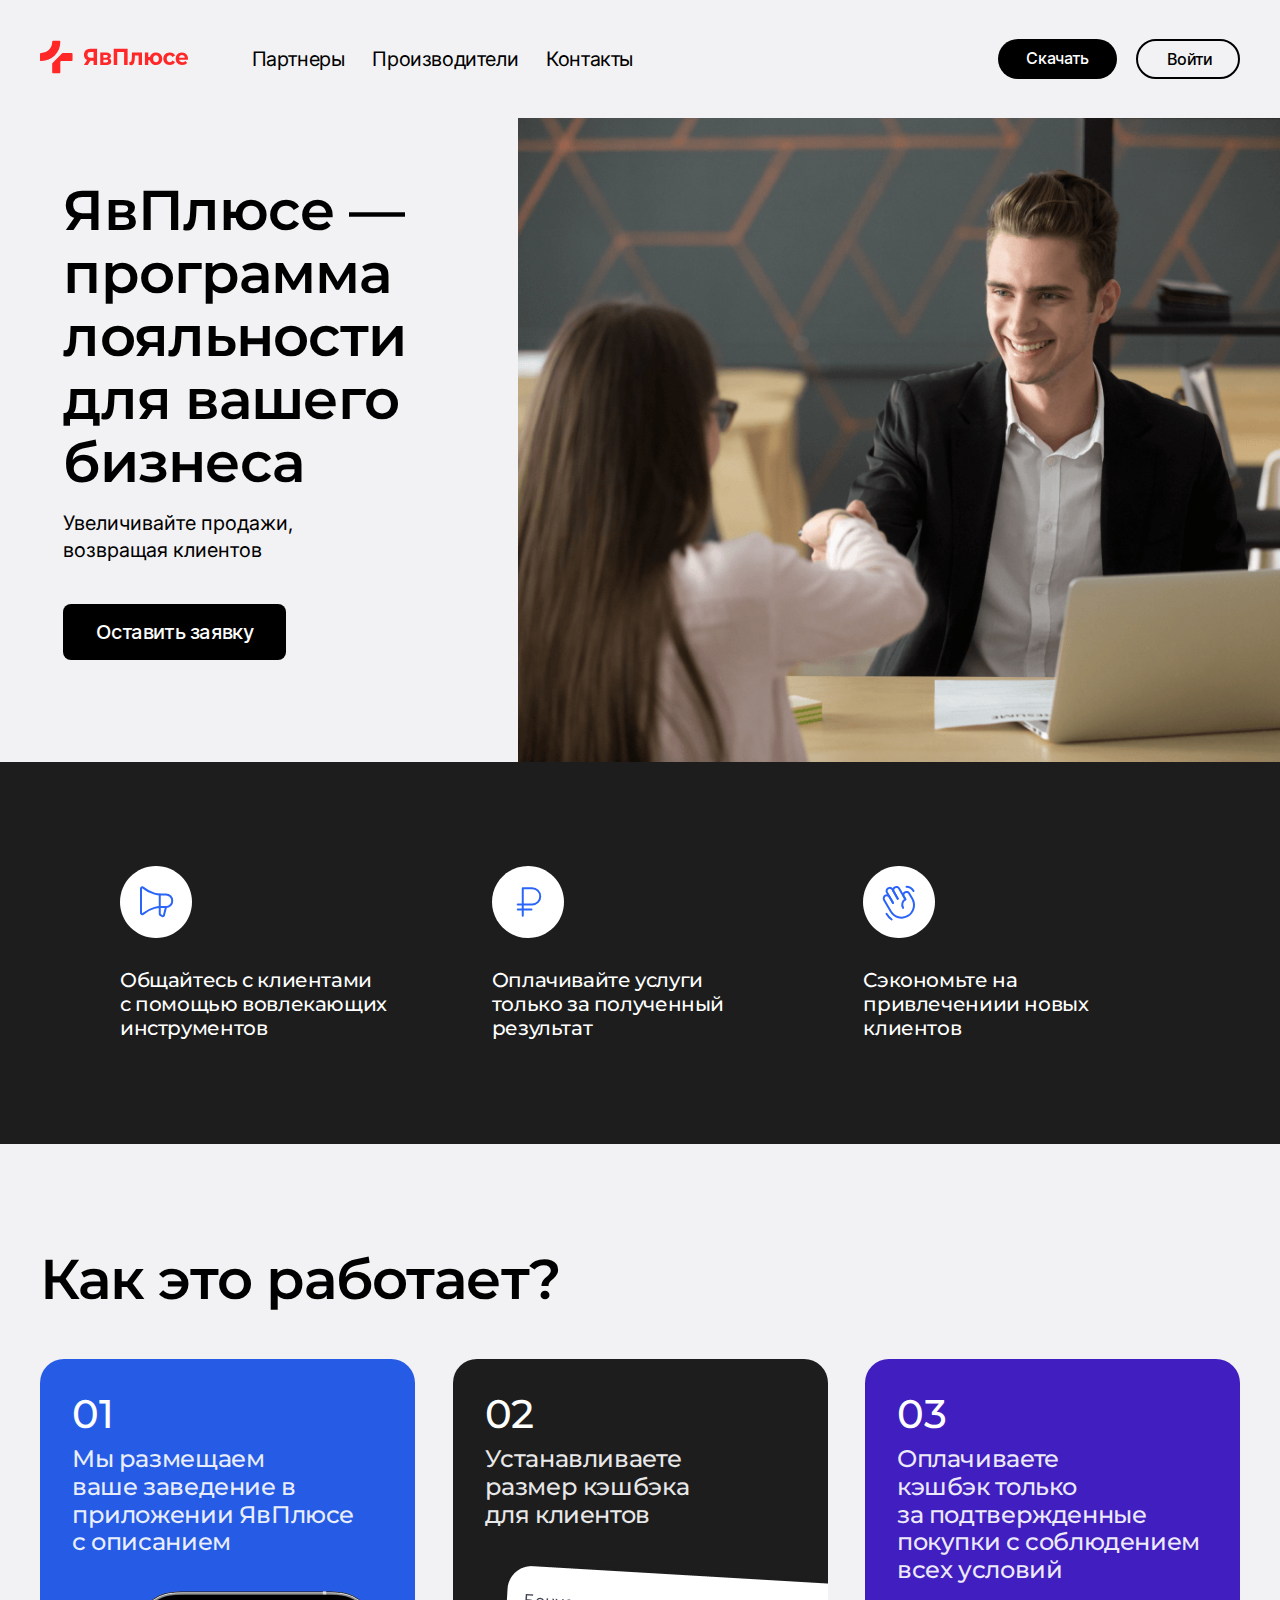
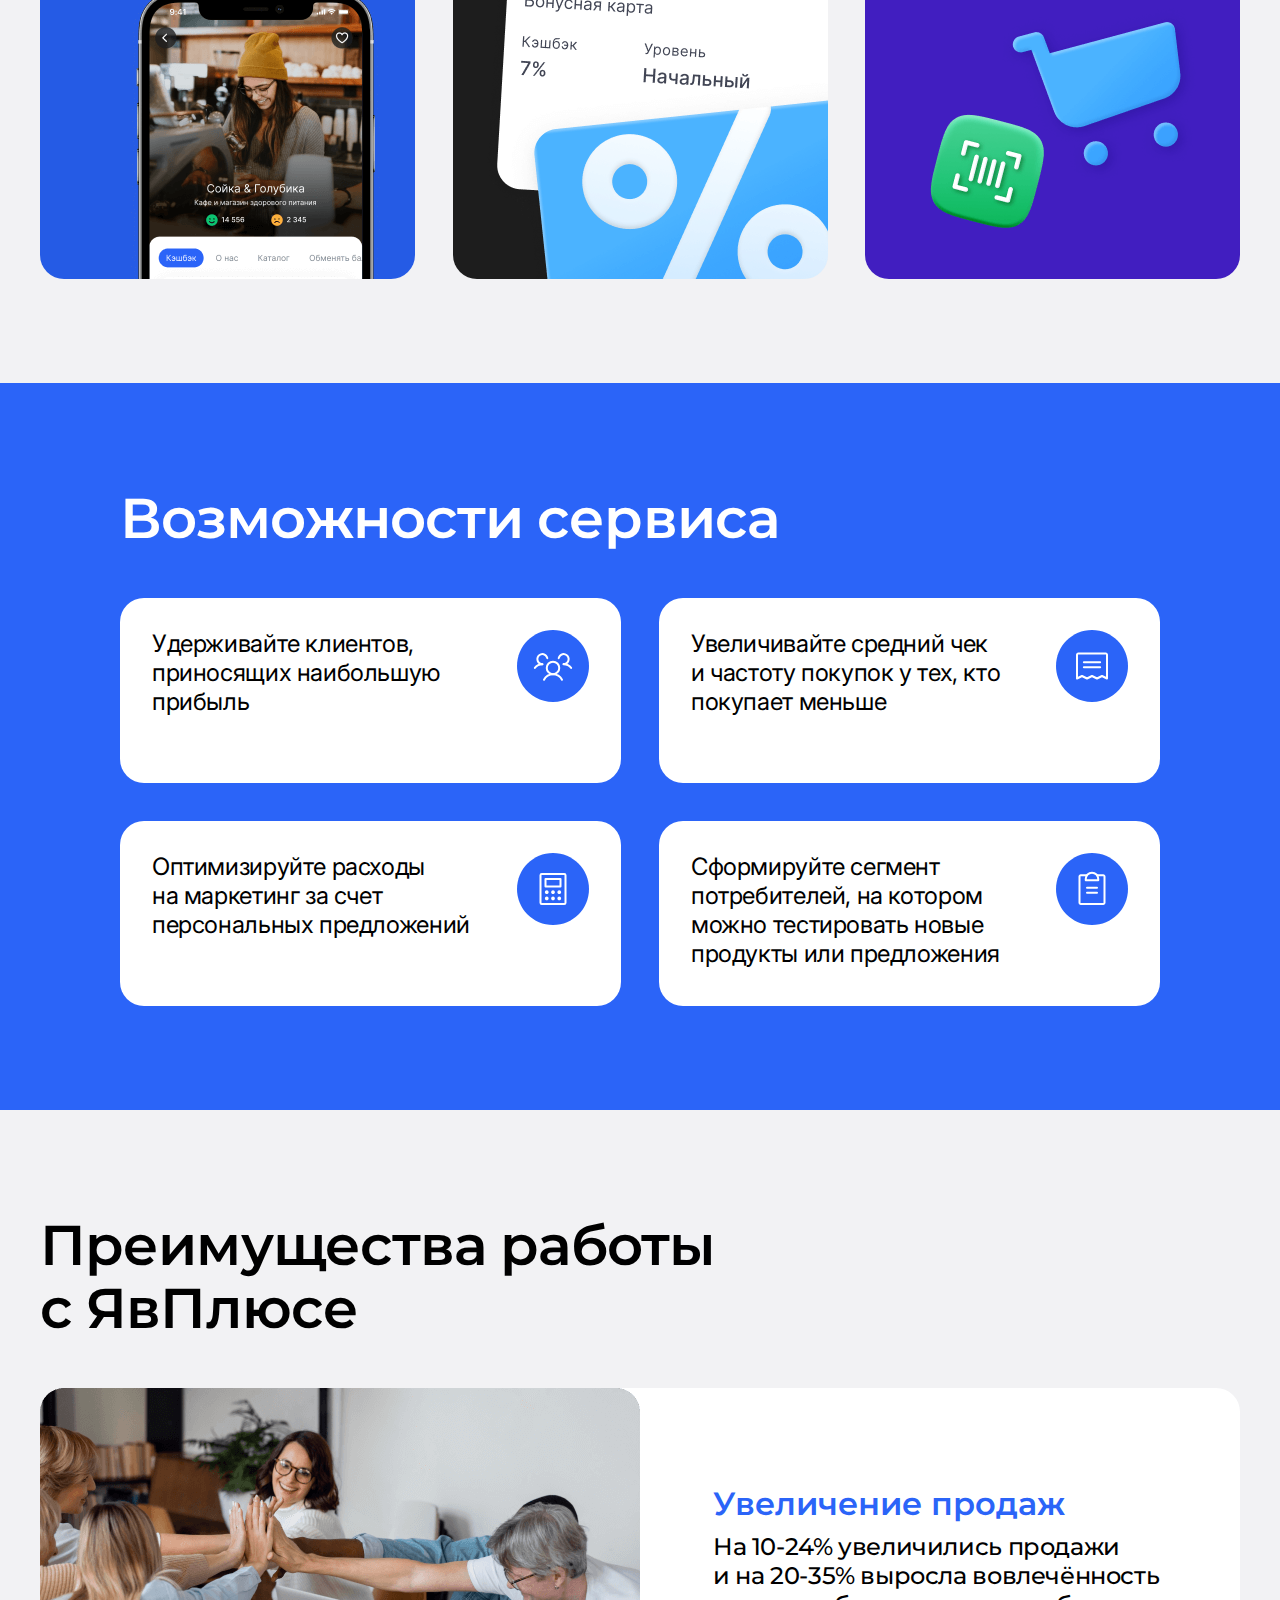
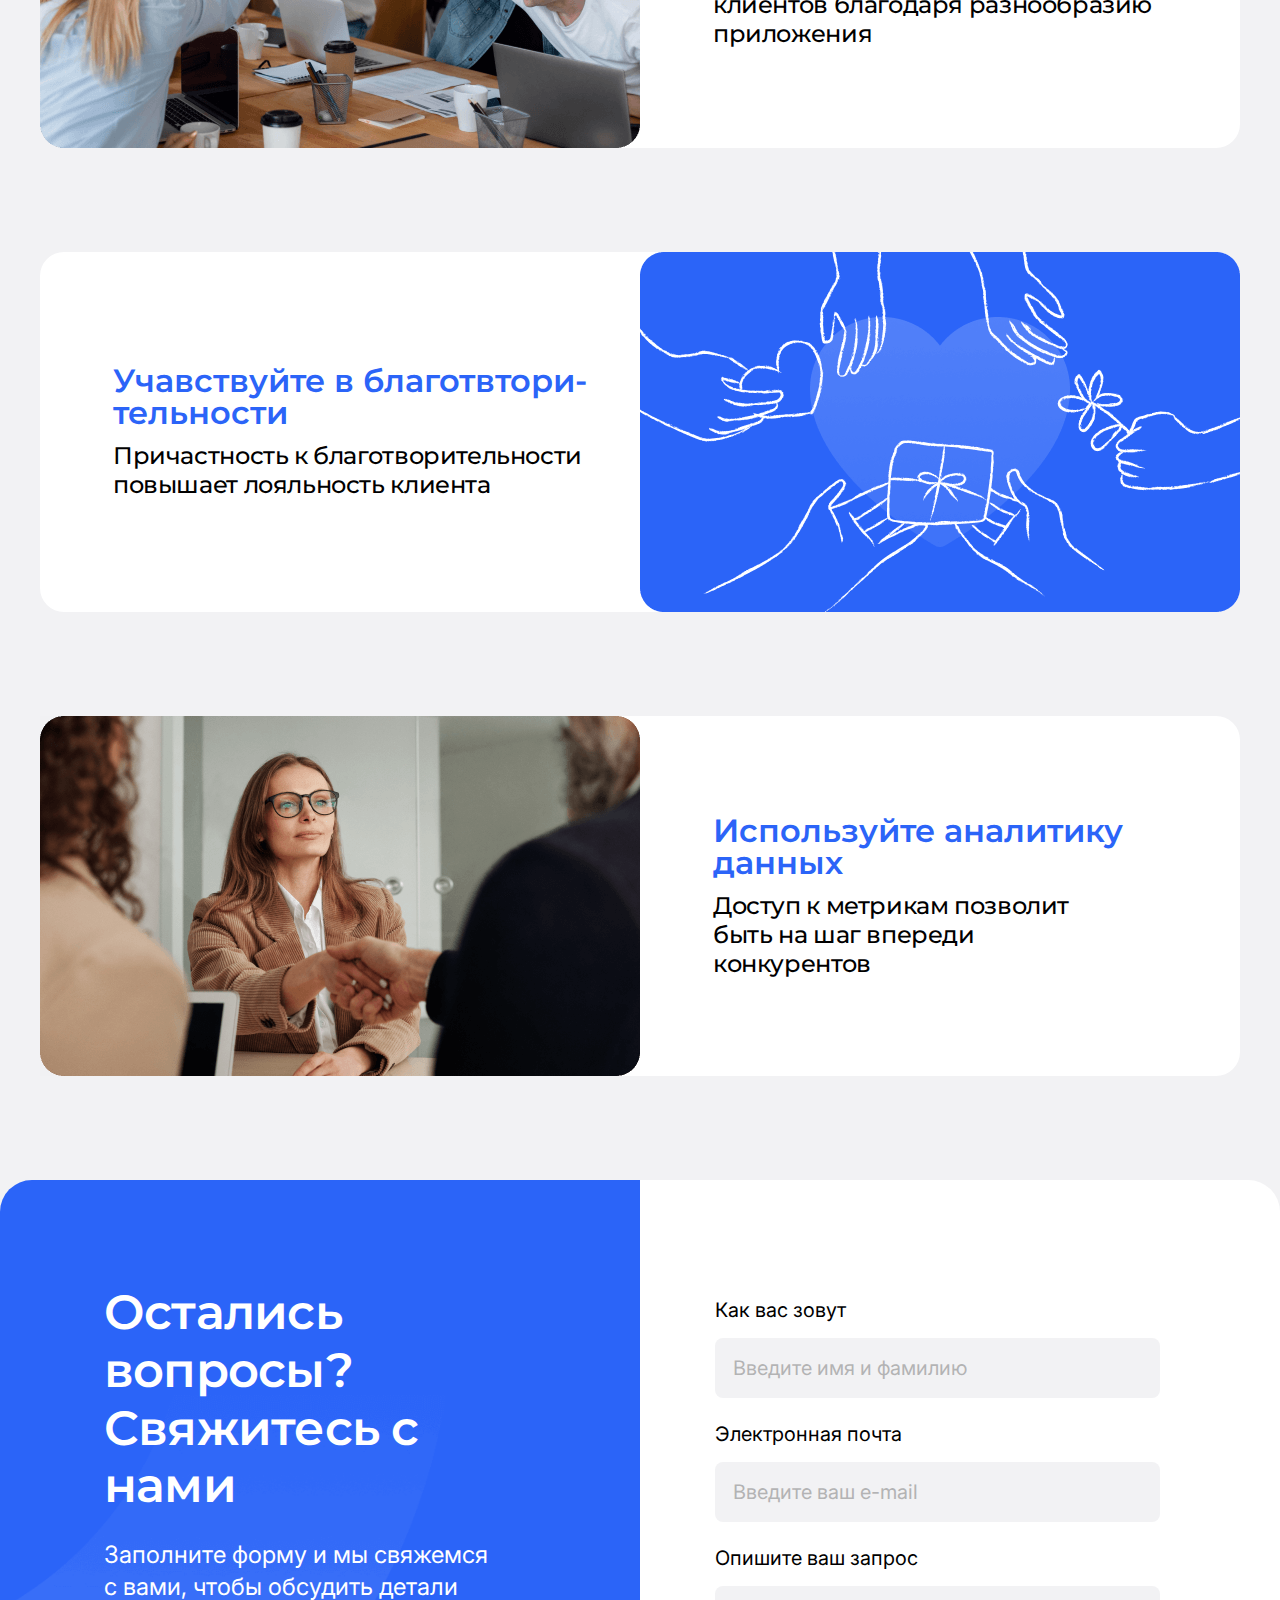
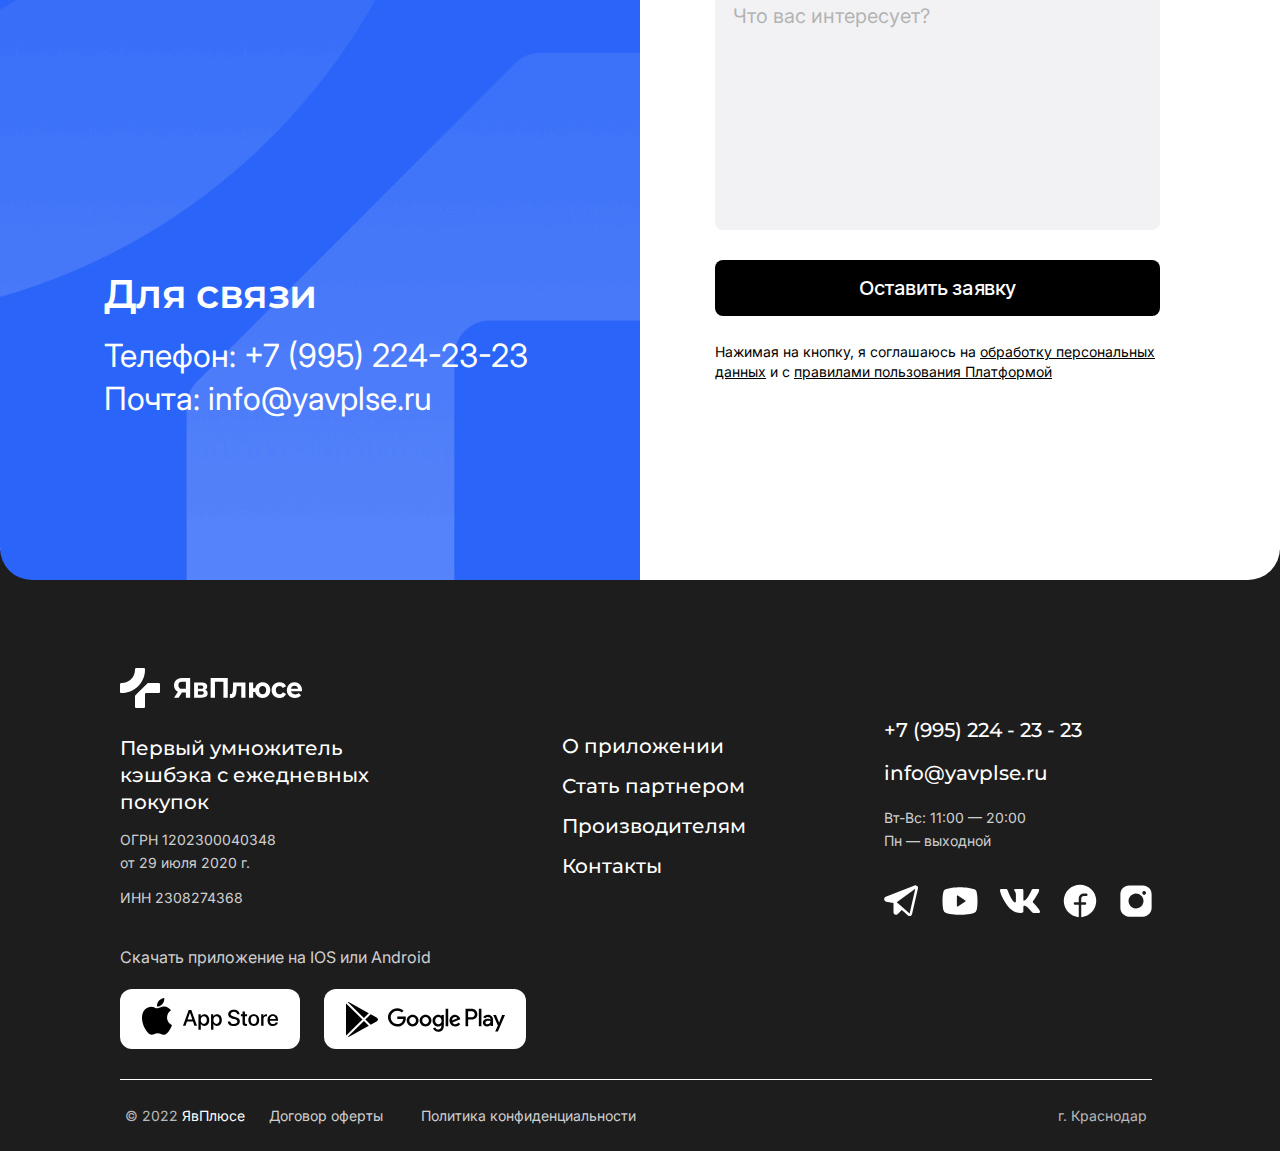
<file: partners.html>
<!DOCTYPE html>
<html lang="ru">
	<head>
		<!-- encoding -->
		<meta charset="UTF-8" />
		<!-- Mobile support -->
		<meta name="viewport" content="width=device-width, initial-scale=1.0" />

		<!-- Title and SEO -->
		<title>ЯвПлюсе</title>
		<meta name="description" content="Описание страницы" />
		<meta name="keywords" content="ключевые слова, фразы" />

		<!-- Styles -->
		<link rel="stylesheet" href="./css/main.css" />
		<!--Fonts-->
		<link rel="stylesheet" href="./fonts/inter/inter.css">
		<link rel="stylesheet" href="./fonts/montserrat/montserrat.css">
		<link rel="preconnect" href="https://fonts.googleapis.com">
		<link rel="preconnect" href="https://fonts.gstatic.com" crossorigin>
		<link href="https://fonts.googleapis.com/css2?family=Inter:wght@400;500;600&family=Montserrat:wght@400;500;600&display=swap" rel="stylesheet">

		<!-- Open Graph -->
		<meta property="og:type" content="website" />
		<meta property="og:title" content="ЯвПлюсе" />
		<meta property="og:description" content="ЯвПлюсе" />
		<meta property="og:image" content="../img/opengraphs/partners.jpg"/>

		<!-- Favicons -->
		<link rel="apple-touch-icon" sizes="180x180" href="./img/favicon/apple-touch-icon.png">
		<link rel="icon" type="image/png" sizes="32x32" href="./img/favicon/favicon-32x32.png">
		<link rel="icon" type="image/png" sizes="16x16" href="./img/favicon/favicon-16x16.png">
		<link rel="manifest" href="./img/favicon/site.webmanifest">
		<link rel="mask-icon" href="./img/favicon/safari-pinned-tab.svg" color="#1a60cf">
		<link rel="shortcut icon" href="./img/favicon/favicon.ico">
		<meta name="msapplication-TileColor" content="#00aba9">
		<meta name="msapplication-config" content="./img/favicon/browserconfig.xml">
		<meta name="theme-color" content="#ffffff">
	</head>
	<body class="partners">
		<div id="overlay"></div>
		<section class="mobile-menu">
			<div class="mobile-menu__header">
				<div class="mobile-menu__logo">
					<a href="./index.html"><svg width="148" height="48" viewBox="0 0 182 40" fill="none" xmlns="http://www.w3.org/2000/svg">
						<path fill-rule="evenodd" clip-rule="evenodd" d="M1.66667 15C9.03046 15 15 9.03046 15 1.66667C15 1.61292 14.9997 1.55926 14.999 1.50567C14.9896 0.703883 15.6049 0 16.4068 0H23.6988C24.3988 0 24.9837 0.541354 24.9962 1.2412C24.9987 1.38272 25 1.52454 25 1.66667C25 14.5533 14.5533 25 1.66667 25C1.52454 25 1.38272 24.9987 1.2412 24.9962C0.541354 24.9837 0 24.3988 0 23.6988V16.4068C0 15.6049 0.703884 14.9896 1.50567 14.999C1.55926 14.9997 1.61292 15 1.66667 15ZM15 38.6667V28.219C15 27.8653 15.1405 27.5262 15.3905 27.2761L27.2761 15.3905C27.5262 15.1405 27.8653 15 28.219 15H38.6667C39.403 15 40 15.597 40 16.3333V23.6667C40 24.403 39.403 25 38.6667 25H26.3333C25.597 25 25 25.597 25 26.3333V38.6667C25 39.403 24.403 40 23.6667 40H16.3333C15.597 40 15 39.403 15 38.6667Z" fill="#FF2727"/>
						<path d="M70.1664 10V29.6906H65.8839V24.4585H61.9226L58.6037 29.6906H54.0268L57.9345 23.7553C56.6676 23.2114 55.6952 22.3957 55.0171 21.308C54.339 20.2016 54 18.8795 54 17.3418C54 15.8228 54.3301 14.5195 54.9903 13.4318C55.6505 12.3254 56.5873 11.4815 57.8007 10.9001C59.0141 10.3 60.4416 10 62.0832 10H70.1664ZM62.1903 13.7131C60.959 13.7131 60.0133 14.0131 59.3531 14.6132C58.7107 15.2133 58.3896 16.1041 58.3896 17.2855C58.3896 18.4294 58.7018 19.3108 59.3263 19.9297C59.9509 20.5485 60.8698 20.8579 62.0832 20.8579H65.8839V13.7131H62.1903Z" fill="#FF2727"/>
						<path d="M85.1116 21.7862C86.8068 22.3863 87.6543 23.5865 87.6543 25.3868C87.6543 26.7557 87.1636 27.8153 86.1822 28.5654C85.2008 29.3155 83.7376 29.6906 81.7927 29.6906H74.111V14.557H81.4715C83.2737 14.557 84.6834 14.9039 85.7005 15.5977C86.7175 16.2729 87.2261 17.2293 87.2261 18.4669C87.2261 19.2171 87.0387 19.8828 86.664 20.4641C86.3071 21.0267 85.7897 21.4674 85.1116 21.7862ZM77.9384 20.7736H81.0968C82.56 20.7736 83.2916 20.2297 83.2916 19.1421C83.2916 18.0731 82.56 17.5387 81.0968 17.5387H77.9384V20.7736ZM81.4447 26.7089C82.9793 26.7089 83.7466 26.1556 83.7466 25.0492C83.7466 24.4679 83.5681 24.0459 83.2113 23.7834C82.8544 23.5021 82.2923 23.3615 81.525 23.3615H77.9384V26.7089H81.4447Z" fill="#FF2727"/>
						<path d="M107.73 10V29.6906H103.421V13.7131H94.9632V29.6906H90.654V10H107.73Z" fill="#FF2727"/>
						<path d="M125.436 14.557V29.6906H121.261V18.1575H116.711L116.577 20.8298C116.506 22.8176 116.327 24.4679 116.042 25.7806C115.756 27.0933 115.292 28.1247 114.65 28.8748C114.008 29.6249 113.115 30 111.973 30C111.367 30 110.644 29.8875 109.805 29.6624L110.019 26.0619C110.305 26.0994 110.51 26.1181 110.635 26.1181C111.26 26.1181 111.724 25.8837 112.027 25.4149C112.348 24.9273 112.562 24.3179 112.669 23.5865C112.776 22.8364 112.857 21.8519 112.91 20.6329L113.124 14.557H125.436Z" fill="#FF2727"/>
						<path d="M142.647 14.3319C144.11 14.3319 145.422 14.6695 146.582 15.3446C147.741 16.0009 148.652 16.9198 149.312 18.1013C149.972 19.2827 150.302 20.6235 150.302 22.1238C150.302 23.624 149.972 24.9648 149.312 26.1463C148.652 27.3277 147.741 28.256 146.582 28.9311C145.422 29.5874 144.11 29.9156 142.647 29.9156C141.38 29.9156 140.22 29.6718 139.168 29.1842C138.115 28.6779 137.24 27.9747 136.545 27.0745C135.849 26.1557 135.385 25.1055 135.153 23.9241H133.172V29.6906H129.023V14.557H133.172V20.1266H135.18C135.59 18.3638 136.464 16.9573 137.803 15.9072C139.141 14.857 140.756 14.3319 142.647 14.3319ZM142.647 26.3151C143.664 26.3151 144.503 25.94 145.163 25.1899C145.841 24.421 146.18 23.399 146.18 22.1238C146.18 20.8298 145.841 19.8078 145.163 19.0577C144.503 18.3075 143.664 17.9325 142.647 17.9325C141.612 17.9325 140.756 18.3075 140.078 19.0577C139.417 19.8078 139.087 20.8298 139.087 22.1238C139.087 23.399 139.417 24.421 140.078 25.1899C140.756 25.94 141.612 26.3151 142.647 26.3151Z" fill="#FF2727"/>
						<path d="M159.625 29.9156C158.09 29.9156 156.708 29.5874 155.476 28.9311C154.263 28.256 153.308 27.3277 152.612 26.1463C151.934 24.9648 151.595 23.624 151.595 22.1238C151.595 20.6235 151.934 19.2827 152.612 18.1013C153.308 16.9198 154.263 16.0009 155.476 15.3446C156.708 14.6695 158.09 14.3319 159.625 14.3319C161.142 14.3319 162.462 14.6695 163.586 15.3446C164.728 16.0009 165.558 16.948 166.076 18.1857L162.837 20.0141C162.087 18.6263 161.008 17.9325 159.598 17.9325C158.51 17.9325 157.609 18.3075 156.895 19.0577C156.181 19.8078 155.824 20.8298 155.824 22.1238C155.824 23.4177 156.181 24.4398 156.895 25.1899C157.609 25.94 158.51 26.3151 159.598 26.3151C161.026 26.3151 162.105 25.6212 162.837 24.2335L166.076 26.09C165.558 27.2902 164.728 28.2278 163.586 28.903C162.462 29.5781 161.142 29.9156 159.625 29.9156Z" fill="#FF2727"/>
						<path d="M182 22.18C182 22.2363 181.973 22.6301 181.92 23.3615H171.026C171.222 24.2991 171.686 25.0399 172.418 25.5837C173.15 26.1275 174.06 26.3994 175.148 26.3994C175.897 26.3994 176.558 26.2869 177.129 26.0619C177.718 25.8181 178.262 25.443 178.761 24.9367L180.983 27.4684C179.627 29.0999 177.646 29.9156 175.041 29.9156C173.417 29.9156 171.981 29.5874 170.732 28.9311C169.483 28.256 168.519 27.3277 167.841 26.1463C167.163 24.9648 166.824 23.624 166.824 22.1238C166.824 20.6423 167.154 19.3108 167.814 18.1294C168.492 16.9292 169.411 16.0009 170.571 15.3446C171.749 14.6695 173.06 14.3319 174.506 14.3319C175.915 14.3319 177.191 14.6507 178.333 15.2883C179.475 15.9259 180.367 16.8448 181.01 18.045C181.67 19.2264 182 20.6048 182 22.18ZM174.532 17.6512C173.587 17.6512 172.793 17.9325 172.15 18.4951C171.508 19.0577 171.115 19.8265 170.973 20.8017H178.065C177.923 19.8453 177.53 19.0858 176.888 18.5232C176.245 17.9419 175.46 17.6512 174.532 17.6512Z" fill="#FF2727"/>
						</svg></a>
				</div>
				<div class="toggle-menu" data-nav="1">
					<div class="toggle-menu__gamburger" data-nav="1">
						<span class="toggle" data-nav="1"></span>
					</div>
				</div>
			</div>
			<div class="mobile-menu__nav">
				<a href="./partners.html" class="nav-link">Партнеры</a>
				<a href="./manufacturers.html" class="nav-link">Производители</a>
				<a href="#footer"class="nav-link contacts-button">Контакты</a>
			</div>
				<div class="socials">
					<a href="#"><svg width="35" height="32" viewBox="0 0 35 32" fill="none" xmlns="http://www.w3.org/2000/svg">
					<path d="M33.1342 0.958936C32.7898 0.661517 32.3705 0.464001 31.9219 0.387777C31.4732 0.311553 31.0123 0.359526 30.5889 0.526502L1.75188 11.8554C1.24924 12.0529 0.824056 12.4078 0.539948 12.867C0.25584 13.3263 0.128083 13.8652 0.175794 14.4031C0.223505 14.941 0.444119 15.4491 0.804625 15.8511C1.16513 16.2532 1.64614 16.5278 2.17569 16.6337L9.50052 18.0987V27.2477C9.5001 27.7423 9.64647 28.226 9.9211 28.6374C10.1957 29.0488 10.5863 29.3694 11.0433 29.5587C11.5002 29.748 12.0031 29.7974 12.4882 29.7007C12.9733 29.604 13.4188 29.3655 13.7682 29.0154L17.8219 24.9618L23.9744 30.376C24.4274 30.7783 25.0119 31.0008 25.6177 31.0015C25.881 31.0012 26.1427 30.9597 26.3932 30.8785C26.8064 30.7475 27.178 30.5104 27.4709 30.1909C27.7639 29.8714 27.9679 29.4807 28.0627 29.0577L33.9398 3.41194C34.0422 2.96848 34.0212 2.50547 33.8792 2.07307C33.7372 1.64068 33.4796 1.25538 33.1342 0.958936ZM25.6259 28.4992L12.7521 17.1702L31.2903 3.78158L25.6259 28.4992Z" fill="white"/>
					</svg></a>
					<a href="#"><svg width="36" height="28" viewBox="0 0 36 28" fill="none" xmlns="http://www.w3.org/2000/svg">
					<path d="M34.6142 4.906C34.4659 4.33108 34.1831 3.79965 33.7891 3.35556C33.395 2.91147 32.901 2.56746 32.3478 2.35191C26.9931 0.294263 18.4655 0.311428 18 0.313869C17.5347 0.310131 9.007 0.294181 3.65231 2.35191C3.09912 2.56745 2.60512 2.91144 2.21106 3.3555C1.81699 3.79956 1.53417 4.33096 1.38592 4.90585C0.981719 6.45752 0.5 9.29481 0.5 14.0002C0.5 18.7054 0.981719 21.5427 1.38585 23.0943C1.53407 23.6692 1.81688 24.2007 2.21094 24.6448C2.60501 25.0889 3.09903 25.4329 3.65224 25.6484C8.7782 27.6183 16.8119 27.6868 17.8971 27.6868C17.994 27.6868 18.006 27.6868 18.1029 27.6868C19.189 27.6867 27.222 27.6181 32.3477 25.6484C32.9009 25.4329 33.3949 25.0889 33.7889 24.6448C34.183 24.2008 34.4658 23.6694 34.6141 23.0945C35.0183 21.5428 35.5 18.7055 35.5 14.0002C35.5 9.29489 35.0183 6.45759 34.6142 4.906ZM23.3467 14.5202L15.8467 19.5202C15.7526 19.583 15.6432 19.619 15.5302 19.6245C15.4172 19.6299 15.3048 19.6046 15.2051 19.5512C15.1053 19.4979 15.0219 19.4184 14.9638 19.3214C14.9057 19.2243 14.875 19.1133 14.875 19.0002V9.00016C14.875 8.88704 14.9057 8.77602 14.9638 8.67897C15.0219 8.58192 15.1053 8.50246 15.2051 8.44908C15.3048 8.3957 15.4172 8.3704 15.5302 8.37587C15.6432 8.38134 15.7526 8.41738 15.8467 8.48014L23.3467 13.4801C23.4323 13.5372 23.5025 13.6145 23.551 13.7053C23.5996 13.796 23.625 13.8973 23.625 14.0002C23.625 14.1031 23.5996 14.2044 23.551 14.2951C23.5025 14.3858 23.4323 14.4631 23.3467 14.5202Z" fill="white"/>
					</svg></a>
					<a href="#"><svg width="40" height="24" viewBox="0 0 40 24" fill="none" xmlns="http://www.w3.org/2000/svg">
					<path d="M33.1928 13.7623C32.5461 12.9223 32.7311 12.5486 33.1928 11.7977C33.2012 11.7891 38.5397 4.20171 39.0897 1.62857L39.093 1.62686C39.3664 0.689143 39.093 0 37.7713 0H33.3978C32.2845 0 31.7711 0.591428 31.4961 1.25314C31.4961 1.25314 29.2693 6.73543 26.1192 10.2891C25.1025 11.316 24.6325 11.6451 24.0775 11.6451C23.8042 11.6451 23.3791 11.316 23.3791 10.3783V1.62686C23.3791 0.502285 23.0675 0 22.1458 0H15.2689C14.5705 0 14.1555 0.524572 14.1555 1.01314C14.1555 2.07943 15.7305 2.32457 15.8939 5.32457V11.8337C15.8939 13.26 15.6422 13.5223 15.0839 13.5223C13.5971 13.5223 9.98868 8.01771 7.85027 1.71771C7.41859 0.495428 6.99691 0.00171416 5.8752 0.00171416H1.50005C0.251675 0.00171416 0 0.593143 0 1.25486C0 2.424 1.48672 8.23714 6.91357 15.9171C10.5304 21.1594 15.6239 24 20.2574 24C23.0425 24 23.3825 23.3691 23.3825 22.284C23.3825 17.2749 23.1308 16.8017 24.5259 16.8017C25.1725 16.8017 26.2859 17.1309 28.886 19.6594C31.8578 22.6577 32.3461 24 34.0095 24H38.383C39.6297 24 40.2614 23.3691 39.898 22.1246C39.0664 19.5069 33.4462 14.1223 33.1928 13.7623Z" fill="white"/>
					</svg></a>
					<a href="#"><svg width="34" height="34" viewBox="0 0 34 34" fill="none" xmlns="http://www.w3.org/2000/svg">
					<path d="M17 0.75C12.7985 0.750077 8.76032 2.37745 5.73281 5.29065C2.70529 8.20385 0.923766 12.1764 0.762053 16.3748C0.60034 20.5732 2.07101 24.6711 4.86546 27.8085C7.65992 30.946 11.561 32.8791 15.75 33.2024V20.7501H12C11.6685 20.7501 11.3505 20.6185 11.1161 20.384C10.8817 20.1496 10.75 19.8317 10.75 19.5001C10.75 19.1686 10.8817 18.8507 11.1161 18.6163C11.3505 18.3818 11.6685 18.2501 12 18.2501H15.75V14.5001C15.7515 13.1745 16.2788 11.9036 17.2161 10.9663C18.1535 10.0289 19.4244 9.50166 20.75 9.50015H23.25C23.5815 9.50015 23.8995 9.63184 24.1339 9.86626C24.3683 10.1007 24.5 10.4186 24.5 10.7501C24.5 11.0817 24.3683 11.3996 24.1339 11.634C23.8995 11.8685 23.5815 12.0001 23.25 12.0001H20.75C20.0872 12.0009 19.4517 12.2645 18.9831 12.7332C18.5144 13.2019 18.2508 13.8373 18.25 14.5001V18.2501H22C22.3315 18.2501 22.6495 18.3818 22.8839 18.6163C23.1183 18.8507 23.25 19.1686 23.25 19.5001C23.25 19.8317 23.1183 20.1496 22.8839 20.384C22.6495 20.6185 22.3315 20.7501 22 20.7501H18.25V33.2024C22.439 32.8791 26.34 30.9459 29.1345 27.8085C31.9289 24.671 33.3996 20.5732 33.2379 16.3748C33.0762 12.1764 31.2946 8.20387 28.2671 5.29067C25.2396 2.37748 21.2015 0.750092 17 0.75Z" fill="white"/>
					</svg></a>
					<a href="#"><svg width="32" height="32" viewBox="0 0 32 32" fill="none" xmlns="http://www.w3.org/2000/svg">
					<path d="M22.875 0.375H9.125C6.80516 0.377627 4.58109 1.30034 2.94072 2.94072C1.30034 4.58109 0.377627 6.80516 0.375 9.125V22.875C0.377627 25.1948 1.30034 27.4189 2.94072 29.0593C4.58109 30.6997 6.80516 31.6224 9.125 31.625H22.875C25.1948 31.6224 27.4189 30.6997 29.0593 29.0593C30.6997 27.4189 31.6224 25.1948 31.625 22.875V9.125C31.6224 6.80516 30.6997 4.58109 29.0593 2.94072C27.4189 1.30034 25.1948 0.377627 22.875 0.375ZM16 23.5C14.5166 23.5 13.0666 23.0601 11.8332 22.236C10.5999 21.4119 9.63856 20.2406 9.0709 18.8701C8.50325 17.4997 8.35472 15.9917 8.64411 14.5368C8.9335 13.082 9.64781 11.7456 10.6967 10.6967C11.7456 9.64781 13.082 8.9335 14.5368 8.64411C15.9917 8.35472 17.4997 8.50325 18.8701 9.0709C20.2406 9.63856 21.4119 10.5999 22.236 11.8332C23.0601 13.0666 23.5 14.5166 23.5 16C23.4978 17.9884 22.7069 19.8948 21.3008 21.3008C19.8948 22.7069 17.9884 23.4978 16 23.5ZM24.125 9.75C23.7542 9.75 23.3916 9.64003 23.0833 9.43401C22.775 9.22798 22.5346 8.93514 22.3927 8.59253C22.2508 8.24992 22.2137 7.87292 22.286 7.5092C22.3584 7.14549 22.537 6.8114 22.7992 6.54917C23.0614 6.28695 23.3955 6.10837 23.7592 6.03603C24.1229 5.96368 24.4999 6.00081 24.8425 6.14273C25.1851 6.28464 25.478 6.52496 25.684 6.83331C25.89 7.14165 26 7.50416 26 7.875C26 8.37228 25.8025 8.84919 25.4508 9.20083C25.0992 9.55246 24.6223 9.75 24.125 9.75Z" fill="white"/>
					</svg></a>	
				</div>
				<a href="#" class="mobile-link">+7 (995) 224 - 23 - 23</a>
				<a href="#" class="mobile-link">info@yavplse.ru</a>

		</section>
		<header class="header">
			<div class="header-nav">
				<div class="container">
					<div class="header-nav__wrapper">
						<div class="header-nav__left">
							<a href="./index.html"><svg width="148" height="40" viewBox="0 0 182 40" fill="none" xmlns="http://www.w3.org/2000/svg">
								<path fill-rule="evenodd" clip-rule="evenodd" d="M1.66667 15C9.03046 15 15 9.03046 15 1.66667C15 1.61292 14.9997 1.55926 14.999 1.50567C14.9896 0.703883 15.6049 0 16.4068 0H23.6988C24.3988 0 24.9837 0.541354 24.9962 1.2412C24.9987 1.38272 25 1.52454 25 1.66667C25 14.5533 14.5533 25 1.66667 25C1.52454 25 1.38272 24.9987 1.2412 24.9962C0.541354 24.9837 0 24.3988 0 23.6988V16.4068C0 15.6049 0.703884 14.9896 1.50567 14.999C1.55926 14.9997 1.61292 15 1.66667 15ZM15 38.6667V28.219C15 27.8653 15.1405 27.5262 15.3905 27.2761L27.2761 15.3905C27.5262 15.1405 27.8653 15 28.219 15H38.6667C39.403 15 40 15.597 40 16.3333V23.6667C40 24.403 39.403 25 38.6667 25H26.3333C25.597 25 25 25.597 25 26.3333V38.6667C25 39.403 24.403 40 23.6667 40H16.3333C15.597 40 15 39.403 15 38.6667Z" fill="#FF2727"/>
								<path d="M70.1664 10V29.6906H65.8839V24.4585H61.9226L58.6037 29.6906H54.0268L57.9345 23.7553C56.6676 23.2114 55.6952 22.3957 55.0171 21.308C54.339 20.2016 54 18.8795 54 17.3418C54 15.8228 54.3301 14.5195 54.9903 13.4318C55.6505 12.3254 56.5873 11.4815 57.8007 10.9001C59.0141 10.3 60.4416 10 62.0832 10H70.1664ZM62.1903 13.7131C60.959 13.7131 60.0133 14.0131 59.3531 14.6132C58.7107 15.2133 58.3896 16.1041 58.3896 17.2855C58.3896 18.4294 58.7018 19.3108 59.3263 19.9297C59.9509 20.5485 60.8698 20.8579 62.0832 20.8579H65.8839V13.7131H62.1903Z" fill="#FF2727"/>
								<path d="M85.1116 21.7862C86.8068 22.3863 87.6543 23.5865 87.6543 25.3868C87.6543 26.7557 87.1636 27.8153 86.1822 28.5654C85.2008 29.3155 83.7376 29.6906 81.7927 29.6906H74.111V14.557H81.4715C83.2737 14.557 84.6834 14.9039 85.7005 15.5977C86.7175 16.2729 87.2261 17.2293 87.2261 18.4669C87.2261 19.2171 87.0387 19.8828 86.664 20.4641C86.3071 21.0267 85.7897 21.4674 85.1116 21.7862ZM77.9384 20.7736H81.0968C82.56 20.7736 83.2916 20.2297 83.2916 19.1421C83.2916 18.0731 82.56 17.5387 81.0968 17.5387H77.9384V20.7736ZM81.4447 26.7089C82.9793 26.7089 83.7466 26.1556 83.7466 25.0492C83.7466 24.4679 83.5681 24.0459 83.2113 23.7834C82.8544 23.5021 82.2923 23.3615 81.525 23.3615H77.9384V26.7089H81.4447Z" fill="#FF2727"/>
								<path d="M107.73 10V29.6906H103.421V13.7131H94.9632V29.6906H90.654V10H107.73Z" fill="#FF2727"/>
								<path d="M125.436 14.557V29.6906H121.261V18.1575H116.711L116.577 20.8298C116.506 22.8176 116.327 24.4679 116.042 25.7806C115.756 27.0933 115.292 28.1247 114.65 28.8748C114.008 29.6249 113.115 30 111.973 30C111.367 30 110.644 29.8875 109.805 29.6624L110.019 26.0619C110.305 26.0994 110.51 26.1181 110.635 26.1181C111.26 26.1181 111.724 25.8837 112.027 25.4149C112.348 24.9273 112.562 24.3179 112.669 23.5865C112.776 22.8364 112.857 21.8519 112.91 20.6329L113.124 14.557H125.436Z" fill="#FF2727"/>
								<path d="M142.647 14.3319C144.11 14.3319 145.422 14.6695 146.582 15.3446C147.741 16.0009 148.652 16.9198 149.312 18.1013C149.972 19.2827 150.302 20.6235 150.302 22.1238C150.302 23.624 149.972 24.9648 149.312 26.1463C148.652 27.3277 147.741 28.256 146.582 28.9311C145.422 29.5874 144.11 29.9156 142.647 29.9156C141.38 29.9156 140.22 29.6718 139.168 29.1842C138.115 28.6779 137.24 27.9747 136.545 27.0745C135.849 26.1557 135.385 25.1055 135.153 23.9241H133.172V29.6906H129.023V14.557H133.172V20.1266H135.18C135.59 18.3638 136.464 16.9573 137.803 15.9072C139.141 14.857 140.756 14.3319 142.647 14.3319ZM142.647 26.3151C143.664 26.3151 144.503 25.94 145.163 25.1899C145.841 24.421 146.18 23.399 146.18 22.1238C146.18 20.8298 145.841 19.8078 145.163 19.0577C144.503 18.3075 143.664 17.9325 142.647 17.9325C141.612 17.9325 140.756 18.3075 140.078 19.0577C139.417 19.8078 139.087 20.8298 139.087 22.1238C139.087 23.399 139.417 24.421 140.078 25.1899C140.756 25.94 141.612 26.3151 142.647 26.3151Z" fill="#FF2727"/>
								<path d="M159.625 29.9156C158.09 29.9156 156.708 29.5874 155.476 28.9311C154.263 28.256 153.308 27.3277 152.612 26.1463C151.934 24.9648 151.595 23.624 151.595 22.1238C151.595 20.6235 151.934 19.2827 152.612 18.1013C153.308 16.9198 154.263 16.0009 155.476 15.3446C156.708 14.6695 158.09 14.3319 159.625 14.3319C161.142 14.3319 162.462 14.6695 163.586 15.3446C164.728 16.0009 165.558 16.948 166.076 18.1857L162.837 20.0141C162.087 18.6263 161.008 17.9325 159.598 17.9325C158.51 17.9325 157.609 18.3075 156.895 19.0577C156.181 19.8078 155.824 20.8298 155.824 22.1238C155.824 23.4177 156.181 24.4398 156.895 25.1899C157.609 25.94 158.51 26.3151 159.598 26.3151C161.026 26.3151 162.105 25.6212 162.837 24.2335L166.076 26.09C165.558 27.2902 164.728 28.2278 163.586 28.903C162.462 29.5781 161.142 29.9156 159.625 29.9156Z" fill="#FF2727"/>
								<path d="M182 22.18C182 22.2363 181.973 22.6301 181.92 23.3615H171.026C171.222 24.2991 171.686 25.0399 172.418 25.5837C173.15 26.1275 174.06 26.3994 175.148 26.3994C175.897 26.3994 176.558 26.2869 177.129 26.0619C177.718 25.8181 178.262 25.443 178.761 24.9367L180.983 27.4684C179.627 29.0999 177.646 29.9156 175.041 29.9156C173.417 29.9156 171.981 29.5874 170.732 28.9311C169.483 28.256 168.519 27.3277 167.841 26.1463C167.163 24.9648 166.824 23.624 166.824 22.1238C166.824 20.6423 167.154 19.3108 167.814 18.1294C168.492 16.9292 169.411 16.0009 170.571 15.3446C171.749 14.6695 173.06 14.3319 174.506 14.3319C175.915 14.3319 177.191 14.6507 178.333 15.2883C179.475 15.9259 180.367 16.8448 181.01 18.045C181.67 19.2264 182 20.6048 182 22.18ZM174.532 17.6512C173.587 17.6512 172.793 17.9325 172.15 18.4951C171.508 19.0577 171.115 19.8265 170.973 20.8017H178.065C177.923 19.8453 177.53 19.0858 176.888 18.5232C176.245 17.9419 175.46 17.6512 174.532 17.6512Z" fill="#FF2727"/>
								</svg></a>
							<div class="header-nav__menu">
								<a href="./partners.html" class="nav-link">Партнеры</a>
								<a href="./manufacturers.html" class="nav-link">Производители</a>
								<a href="#footer" class="nav-link">Контакты</a>
							</div>
						</div>
						<div class="header-nav__right">
							<div class="header-nav__buttons">
								<a href="#" class="button">Скачать</a>
								<a href="#" class="button button--light">Войти</a>
							</div>
						</div>
						<!--Gamburger-->
						<div class="toggle-menu" data-nav="1">
							<div class="toggle-menu__gamburger" data-nav="1">
								<span class="toggle" data-nav="1"></span>
							</div>
						</div>
						<!--/Gamburger-->
					</div>
				</div>
			</div>	
		</header>
		<main>
			<section class="header-title">
				<div class="extended-container">
					<div class="header-title__wrapper">
						<div class="header-title__left">
							<div class="header-title__title">
								<h1 class="title-h1">ЯвПлюсе — программа лояльности для вашего бизнеса</h1>
								<p>Увеличивайте продажи, возвращая клиентов</p>
								<div class="header-title__buttons">
									<a href="#footer-form" class="button button--rectangle">Оставить заявку</a>			
								</div>
							</div>
						</div>
						<div class="header-title__right">
							<img src="./img/partners-section-header-title/interview.png" alt="Job interview">
						</div>
					</div>
				</div>
			</section>
			<section class="header-benefits">
				<div class="extended-container extended-container--no-padding">
					<div class="header-benefits__wrapper">
						<div class="header-benefits__right">
							<div class="header-benefits__desc">
								<div class="header-benefits__element">
                                    <div class="header-benefits__icon">
                                        <svg width="72" height="72" viewBox="0 0 72 72" fill="none" xmlns="http://www.w3.org/2000/svg">
                                            <path d="M36 72C55.8822 72 72 55.8822 72 36C72 16.1177 55.8822 0 36 0C16.1177 0 0 16.1177 0 36C0 55.8822 16.1177 72 36 72Z" fill="white"/>
                                            <path d="M39.75 28.5V47.831C39.75 48.0368 39.8008 48.2394 39.8979 48.4208C39.995 48.6023 40.1354 48.7569 40.3066 48.8711L42.0241 50.0161C42.1908 50.1272 42.3817 50.1966 42.5809 50.2185C42.78 50.2404 42.9814 50.2142 43.1683 50.1419C43.3551 50.0697 43.5218 49.9536 43.6544 49.8035C43.787 49.6533 43.8816 49.4735 43.9302 49.2792L46 41" stroke="#2B64F8" stroke-width="2" stroke-linecap="round" stroke-linejoin="round"/>
                                            <path d="M46 40.9998C47.6576 40.9998 49.2473 40.3413 50.4194 39.1692C51.5915 37.9971 52.25 36.4074 52.25 34.7498C52.25 33.0922 51.5915 31.5025 50.4194 30.3304C49.2473 29.1582 47.6576 28.4998 46 28.4998H39.75C39.75 28.4998 31.2419 28.4998 23.0545 21.633C22.8724 21.4797 22.6504 21.3816 22.4144 21.3503C22.1785 21.3189 21.9385 21.3555 21.7227 21.4559C21.5069 21.5563 21.3243 21.7162 21.1962 21.9168C21.0682 22.1174 21.0001 22.3505 21 22.5885V46.9111C21.0001 47.1491 21.0682 47.3821 21.1962 47.5827C21.3243 47.7834 21.5069 47.9433 21.7227 48.0436C21.9385 48.144 22.1785 48.1806 22.4144 48.1493C22.6504 48.1179 22.8724 48.0198 23.0545 47.8666C31.2419 40.9998 39.75 40.9998 39.75 40.9998H46Z" stroke="#2B64F8" stroke-width="2" stroke-linecap="round" stroke-linejoin="round"/>
                                            </svg>                                            
                                    </div>
                                    <div class="header-benefits__info">
                                        <p>Общайтесь с клиентами<br> с помощью  вовлекающих инструментов</p>
                                    </div>
                                </div><div class="header-benefits__element">
                                    <div class="header-benefits__icon">
                                        <svg width="72" height="72" viewBox="0 0 72 72" fill="none" xmlns="http://www.w3.org/2000/svg">
                                            <path d="M36 72C55.8822 72 72 55.8822 72 36C72 16.1177 55.8822 0 36 0C16.1177 0 0 16.1177 0 36C0 55.8822 16.1177 72 36 72Z" fill="white"/>
                                            <path d="M25.75 43.5H39.5" stroke="#2B64F8" stroke-width="2" stroke-linecap="round" stroke-linejoin="round"/>
                                            <path d="M30.75 49.75V22.25H40.125C42.2799 22.25 44.3465 23.106 45.8702 24.6298C47.394 26.1535 48.25 28.2201 48.25 30.375C48.25 32.5299 47.394 34.5965 45.8702 36.1202C44.3465 37.644 42.2799 38.5 40.125 38.5H25.75" stroke="#2B64F8" stroke-width="2" stroke-linecap="round" stroke-linejoin="round"/>
                                            </svg>
                                            
                                    </div>
                                    <div class="header-benefits__info">
                                        <p>Оплачивайте услуги <br>только за полученный результат</p>
                                    </div>
                                </div><div class="header-benefits__element">
                                    <div class="header-benefits__icon">
                                        <svg width="72" height="72" viewBox="0 0 72 72" fill="none" xmlns="http://www.w3.org/2000/svg">
                                            <path d="M36 72C55.8822 72 72 55.8822 72 36C72 16.1177 55.8822 0 36 0C16.1177 0 0 16.1177 0 36C0 55.8822 16.1177 72 36 72Z" fill="white"/>
                                            <path d="M34.7494 32.628L30.6869 25.5915C30.2733 24.8738 30.1616 24.0212 30.3764 23.2212C30.5911 22.4212 31.1147 21.7391 31.832 21.3249C32.5494 20.9108 33.4019 20.7983 34.2021 21.0124C35.0023 21.2265 35.6848 21.7495 36.0996 22.4665L42.3496 33.2918" stroke="#2B64F8" stroke-width="2" stroke-linecap="round" stroke-linejoin="round"/>
                                            <path d="M29.961 36.8356L24.0235 26.5516C23.8179 26.1962 23.6844 25.8037 23.6305 25.3967C23.5767 24.9896 23.6036 24.5759 23.7097 24.1793C23.8158 23.7826 23.999 23.4108 24.2489 23.085C24.4988 22.7592 24.8104 22.4858 25.166 22.2805C25.5216 22.0752 25.9142 21.942 26.3213 21.8885C26.7284 21.835 27.142 21.8622 27.5386 21.9686C27.9352 22.0751 28.3069 22.2586 28.6324 22.5088C28.958 22.7589 29.2311 23.0708 29.4362 23.4266L34.7487 32.6281" stroke="#2B64F8" stroke-width="2" stroke-linecap="round" stroke-linejoin="round"/>
                                            <path d="M40.0611 41.8297C39.2323 40.3942 39.0077 38.6883 39.4367 37.0871C39.8657 35.486 40.9132 34.1209 42.3487 33.2921L40.7862 30.5858C40.5806 30.2303 40.4471 29.8379 40.3932 29.4308C40.3394 29.0238 40.3663 28.6101 40.4724 28.2135C40.5785 27.8168 40.7617 27.4449 41.0116 27.1191C41.2615 26.7933 41.5731 26.52 41.9287 26.3147C42.2843 26.1094 42.6769 25.9762 43.084 25.9226C43.4911 25.8691 43.9047 25.8964 44.3013 26.0028C44.6979 26.1093 45.0696 26.2928 45.3952 26.543C45.7208 26.7931 45.9939 27.105 46.1989 27.4608L49.3239 32.8734C50.1451 34.295 50.6782 35.8645 50.8927 37.4922C51.1073 39.1199 50.9991 40.7739 50.5744 42.3597C50.1496 43.9456 49.4167 45.4322 48.4173 46.7348C47.4179 48.0373 46.1718 49.1303 44.7499 49.9512C43.3281 50.772 41.7586 51.3048 40.1308 51.519C38.5031 51.7332 36.8491 51.6246 35.2634 51.1995C33.6776 50.7745 32.1911 50.0411 30.8888 49.0415C29.5864 48.0418 28.4938 46.7954 27.6732 45.3734L21.1107 34.0068C20.6972 33.2891 20.5855 32.4366 20.8002 31.6365C21.0149 30.8365 21.5385 30.1544 22.2559 29.7403C22.9732 29.3261 23.8257 29.2137 24.6259 29.4277C25.4261 29.6418 26.1086 30.1648 26.5234 30.8818L29.9609 36.8358" stroke="#2B64F8" stroke-width="2" stroke-linecap="round" stroke-linejoin="round"/>
                                            <path d="M28.671 53.5004C26.5523 52.0304 24.7862 50.1086 23.5 47.8735" stroke="#2B64F8" stroke-width="2" stroke-linecap="round" stroke-linejoin="round"/>
                                            <path d="M43.5 20.8438C44.9262 20.8436 46.3273 21.219 47.5623 21.9323C48.7973 22.6455 49.8227 23.6715 50.5353 24.9069" stroke="#2B64F8" stroke-width="2" stroke-linecap="round" stroke-linejoin="round"/>
                                            </svg>
                                    </div>
                                    <div class="header-benefits__info">
                                        <p>Сэкономьте на <br>привлечениии новых <br>клиентов</p>
                                    </div>
                                </div>
							</div>
						</div>
					</div>
				</div>
			</section>
			
			<section class="how-it-works">
				<div class="container">
					<h2 class="title-h1">Как это работает?</h2>
					<div class="how-it-works__card-wrapper">
						<div class="how-it-works__card">
							<div class="how-it-works__info">
								<p>01</p>
								<p>Мы размещаем ваше&nbspзаведение в приложении ЯвПлюсе с&nbspописанием</p>
							</div>
							<div class="how-it-works__image">
								<img src="./img/partners-section-how-it-works/tablet-place.png" alt="Check in">
								<img src="./img/partners-section-how-it-works/mobile-place.png" alt="Check in">
							</div>
						</div>
						<div class="how-it-works__card">
							<div class="how-it-works__info">
								<p>02</p>
								<p>Устанавливаете размер&nbspкэшбэка для&nbspклиентов</p>
							</div>
							<div class="how-it-works__image">
								<img src="./img/partners-section-how-it-works/tablet-cards.png" alt="Discount cards">
								<img src="./img/partners-section-how-it-works/mobile-cards.png" alt="Discount cards">
							</div>
						</div>
						<div class="how-it-works__card">
							<div class="how-it-works__info">
								<p>03</p>
								<p>Оплачиваете кэшбэк&nbspтолько за&nbspподтвержден&shy;ные покупки&nbsp;с&nbsp;соблюдением всех условий</p>
							</div>
							<div class="how-it-works__image">
								<img src="./img/partners-section-how-it-works/tablet-cart.png" alt="Product cart">
								<img src="./img/partners-section-how-it-works/mobile-cart.png" alt="Product cart">
							</div>
						</div>
					</div>
				</div>
			</section>
			<section class="opportunities">
				<div class="extended-container">
					<div class="opportunities__content">
						<h2 class="title-h1">Возможности сервиса</h2>
						<div class="opportunities__wrapper">
							<div class="opportunities__top">
								 <div class="opportunities__element">
									<div class="opportunities__text">
										<p>Удерживайте клиентов, приносящих наибольшую <br>прибыль</p>
									</div>
									<div class="opportunities__icon">
										<svg width="72" height="72" viewBox="0 0 72 72" fill="none" xmlns="http://www.w3.org/2000/svg">
											<path d="M36 72C55.8822 72 72 55.8822 72 36C72 16.1177 55.8822 0 36 0C16.1177 0 0 16.1177 0 36C0 55.8822 16.1177 72 36 72Z" fill="#2B64F8"/>
											<path d="M36 44.125C39.4518 44.125 42.25 41.3268 42.25 37.875C42.25 34.4232 39.4518 31.625 36 31.625C32.5482 31.625 29.75 34.4232 29.75 37.875C29.75 41.3268 32.5482 44.125 36 44.125Z" stroke="white" stroke-width="2" stroke-linecap="round" stroke-linejoin="round"/>
											<path d="M46.625 34.125C48.0806 34.1238 49.5164 34.462 50.8184 35.1129C52.1204 35.7638 53.2526 36.7093 54.1252 37.8743" stroke="white" stroke-width="2" stroke-linecap="round" stroke-linejoin="round"/>
											<path d="M17.875 37.8747C18.7476 36.7095 19.8798 35.7639 21.1819 35.113C22.4839 34.4621 23.9198 34.1238 25.3754 34.125" stroke="white" stroke-width="2" stroke-linecap="round" stroke-linejoin="round"/>
											<path d="M27.0059 49.7499C27.827 48.0633 29.1057 46.6416 30.6962 45.647C32.2866 44.6524 34.1247 44.125 36.0005 44.125C37.8763 44.125 39.7143 44.6524 41.3048 45.647C42.8952 46.6416 44.174 48.0633 44.9951 49.7498" stroke="white" stroke-width="2" stroke-linecap="round" stroke-linejoin="round"/>
											<path d="M25.3741 34.125C24.4254 34.1248 23.4963 33.8548 22.6954 33.3463C21.8944 32.8379 21.2547 32.1121 20.8508 31.2537C20.4469 30.3953 20.2955 29.4396 20.4144 28.4984C20.5333 27.5572 20.9175 26.6692 21.5222 25.9382C22.1268 25.2072 22.927 24.6633 23.8292 24.37C24.7314 24.0767 25.6984 24.0461 26.6174 24.2818C27.5363 24.5175 28.3692 25.0098 29.0188 25.7012C29.6685 26.3926 30.108 27.2545 30.2861 28.1863" stroke="white" stroke-width="2" stroke-linecap="round" stroke-linejoin="round"/>
											<path d="M41.7129 28.1863C41.8909 27.2543 42.3304 26.3922 42.9801 25.7007C43.6297 25.0092 44.4627 24.5167 45.3817 24.2809C46.3008 24.0451 47.268 24.0756 48.1703 24.3689C49.0726 24.6623 49.8729 25.2062 50.4777 25.9374C51.0824 26.6685 51.4666 27.5566 51.5855 28.4979C51.7044 29.4393 51.553 30.395 51.149 31.2535C50.7451 32.112 50.1051 32.8379 49.3041 33.3463C48.503 33.8548 47.5738 34.1248 46.6249 34.1249" stroke="white" stroke-width="2" stroke-linecap="round" stroke-linejoin="round"/>
											</svg>
											
									</div>
								 </div>
								 <div class="opportunities__element">
									<div class="opportunities__text">
										<p>Увеличивайте средний чек и&nbspчастоту покупок у тех, кто покупает меньше</p>
									</div>
									<div class="opportunities__icon">
										<svg width="72" height="72" viewBox="0 0 72 72" fill="none" xmlns="http://www.w3.org/2000/svg">
											<path d="M36 72C55.8822 72 72 55.8822 72 36C72 16.1177 55.8822 0 36 0C16.1177 0 0 16.1177 0 36C0 55.8822 16.1177 72 36 72Z" fill="#2B64F8"/>
											<path d="M27.875 32.25H44.125" stroke="white" stroke-width="2" stroke-linecap="round" stroke-linejoin="round"/>
											<path d="M27.875 37.25H44.125" stroke="white" stroke-width="2" stroke-linecap="round" stroke-linejoin="round"/>
											<path d="M21 48.5V24.75C21 24.4185 21.1317 24.1005 21.3661 23.8661C21.6005 23.6317 21.9185 23.5 22.25 23.5H49.75C50.0815 23.5 50.3995 23.6317 50.6339 23.8661C50.8683 24.1005 51 24.4185 51 24.75V48.5L46 46L41 48.5L36 46L31 48.5L26 46L21 48.5Z" stroke="white" stroke-width="2" stroke-linecap="round" stroke-linejoin="round"/>
											</svg>
									</div>
								 </div>
							</div>
							<div class="opportunities__bottom">
								<div class="opportunities__element">
									<div class="opportunities__text">
										<p>Оптимизируйте расходы на&nbspмаркетинг за счет персональных предложений</p>
									</div>
									<div class="opportunities__icon">
										<svg width="72" height="72" viewBox="0 0 72 72" fill="none" xmlns="http://www.w3.org/2000/svg">
											<path d="M36 72C55.8822 72 72 55.8822 72 36C72 16.1177 55.8822 0 36 0C16.1177 0 0 16.1177 0 36C0 55.8822 16.1177 72 36 72Z" fill="#2B64F8"/>
											<path d="M43.5 26H28.5V33.5H43.5V26Z" stroke="white" stroke-width="2" stroke-linecap="round" stroke-linejoin="round"/>
											<path d="M48.5 49.75V22.25C48.5 21.5596 47.9404 21 47.25 21H24.75C24.0596 21 23.5 21.5596 23.5 22.25V49.75C23.5 50.4404 24.0596 51 24.75 51H47.25C47.9404 51 48.5 50.4404 48.5 49.75Z" stroke="white" stroke-width="2" stroke-linecap="round" stroke-linejoin="round"/>
											<path d="M29.75 41C30.7855 41 31.625 40.1605 31.625 39.125C31.625 38.0895 30.7855 37.25 29.75 37.25C28.7145 37.25 27.875 38.0895 27.875 39.125C27.875 40.1605 28.7145 41 29.75 41Z" fill="white"/>
											<path d="M36 41C37.0355 41 37.875 40.1605 37.875 39.125C37.875 38.0895 37.0355 37.25 36 37.25C34.9645 37.25 34.125 38.0895 34.125 39.125C34.125 40.1605 34.9645 41 36 41Z" fill="white"/>
											<path d="M42.25 41C43.2855 41 44.125 40.1605 44.125 39.125C44.125 38.0895 43.2855 37.25 42.25 37.25C41.2145 37.25 40.375 38.0895 40.375 39.125C40.375 40.1605 41.2145 41 42.25 41Z" fill="white"/>
											<path d="M29.75 47.25C30.7855 47.25 31.625 46.4105 31.625 45.375C31.625 44.3395 30.7855 43.5 29.75 43.5C28.7145 43.5 27.875 44.3395 27.875 45.375C27.875 46.4105 28.7145 47.25 29.75 47.25Z" fill="white"/>
											<path d="M36 47.25C37.0355 47.25 37.875 46.4105 37.875 45.375C37.875 44.3395 37.0355 43.5 36 43.5C34.9645 43.5 34.125 44.3395 34.125 45.375C34.125 46.4105 34.9645 47.25 36 47.25Z" fill="white"/>
											<path d="M42.25 47.25C43.2855 47.25 44.125 46.4105 44.125 45.375C44.125 44.3395 43.2855 43.5 42.25 43.5C41.2145 43.5 40.375 44.3395 40.375 45.375C40.375 46.4105 41.2145 47.25 42.25 47.25Z" fill="white"/>
											</svg>
											
									</div>
								 </div>
								<div class="opportunities__element">
									<div class="opportunities__text">
										<p>Сформируйте сегмент потребителей, на котором можно тестировать новые продукты или предложения</p>
									</div>
									<div class="opportunities__icon">
										<svg width="72" height="72" viewBox="0 0 72 72" fill="none" xmlns="http://www.w3.org/2000/svg">
											<path d="M36 72C55.8822 72 72 55.8822 72 36C72 16.1177 55.8822 0 36 0C16.1177 0 0 16.1177 0 36C0 55.8822 16.1177 72 36 72Z" fill="#2B64F8"/>
											<path d="M31 39.75H41" stroke="white" stroke-width="2" stroke-linecap="round" stroke-linejoin="round"/>
											<path d="M31 34.75H41" stroke="white" stroke-width="2" stroke-linecap="round" stroke-linejoin="round"/>
											<path d="M41.0003 22.25H47.25C47.5815 22.25 47.8995 22.3817 48.1339 22.6161C48.3683 22.8505 48.5 23.1685 48.5 23.5V49.75C48.5 50.0815 48.3683 50.3995 48.1339 50.6339C47.8995 50.8683 47.5815 51 47.25 51H24.75C24.4185 51 24.1005 50.8683 23.8661 50.6339C23.6317 50.3995 23.5 50.0815 23.5 49.75V23.5C23.5 23.1685 23.6317 22.8505 23.8661 22.6161C24.1005 22.3817 24.4185 22.25 24.75 22.25H30.9997" stroke="white" stroke-width="2" stroke-linecap="round" stroke-linejoin="round"/>
											<path d="M29.75 27.25V26C29.75 24.3424 30.4085 22.7527 31.5806 21.5806C32.7527 20.4085 34.3424 19.75 36 19.75C37.6576 19.75 39.2473 20.4085 40.4194 21.5806C41.5915 22.7527 42.25 24.3424 42.25 26V27.25H29.75Z" stroke="white" stroke-width="2" stroke-linecap="round" stroke-linejoin="round"/>
											</svg>
									</div>
								 </div>
							</div>
						</div>
						<div class="opportunities__pagination">
							<div class="opportunities__arrows">
								<svg width="56" height="56" viewBox="0 0 64 64" fill="none" xmlns="http://www.w3.org/2000/svg">
									<g clip-path="url(#clip0_1019_14558)">
									<path d="M32 -2.79753e-06C14.3269 -4.34256e-06 4.34256e-06 14.3269 2.79753e-06 32C1.2525e-06 49.6731 14.3269 64 32 64C49.6731 64 64 49.6731 64 32C64 14.3269 49.6731 -1.2525e-06 32 -2.79753e-06Z" fill="#B2B2B4"/>
									<path d="M44.2227 32L19.7782 32" stroke="white" stroke-width="1.77778" stroke-linecap="round" stroke-linejoin="round"/>
									<path d="M29.7773 42L19.7773 32L29.7773 22" stroke="white" stroke-width="1.77778" stroke-linecap="round" stroke-linejoin="round"/>
									</g>
									<defs>
									<clipPath id="clip0_1019_14558">
									<rect width="64" height="64" fill="white" transform="translate(64 64) rotate(-180)"/>
									</clipPath>
									</defs>
									</svg>
									<svg width="56" height="56" viewBox="0 0 64 64" fill="none" xmlns="http://www.w3.org/2000/svg">
										<path d="M32 64C49.6731 64 64 49.6731 64 32C64 14.3269 49.6731 0 32 0C14.3269 0 0 14.3269 0 32C0 49.6731 14.3269 64 32 64Z" fill="#B2B2B4"/>
										<path d="M19.7773 32L44.2218 32" stroke="white" stroke-width="1.77778" stroke-linecap="round" stroke-linejoin="round"/>
										<path d="M34.2227 22L44.2227 32L34.2227 42" stroke="white" stroke-width="1.77778" stroke-linecap="round" stroke-linejoin="round"/>
										</svg>
										
									
							</div>
							<p><span>1</span>/4</p>
						</div>
					</div>
				</div>
			</section>
			<section class="mobile-opportunities">
				<div class="extended-container">
					<div class="opportunities__content swiper">
						<h2 class="title-h1">Возможности сервиса</h2>
						<div class="opportunities__wrapper swiper-wrapper">
							
								 <div class="opportunities__element swiper-slide">
									<div class="opportunities__text">
										<p>Удерживайте клиентов, приносящих наибольшую <br>прибыль</p>
									</div>
									<div class="opportunities__icon">
										<svg width="72" height="72" viewBox="0 0 72 72" fill="none" xmlns="http://www.w3.org/2000/svg">
											<path d="M36 72C55.8822 72 72 55.8822 72 36C72 16.1177 55.8822 0 36 0C16.1177 0 0 16.1177 0 36C0 55.8822 16.1177 72 36 72Z" fill="#2B64F8"/>
											<path d="M36 44.125C39.4518 44.125 42.25 41.3268 42.25 37.875C42.25 34.4232 39.4518 31.625 36 31.625C32.5482 31.625 29.75 34.4232 29.75 37.875C29.75 41.3268 32.5482 44.125 36 44.125Z" stroke="white" stroke-width="2" stroke-linecap="round" stroke-linejoin="round"/>
											<path d="M46.625 34.125C48.0806 34.1238 49.5164 34.462 50.8184 35.1129C52.1204 35.7638 53.2526 36.7093 54.1252 37.8743" stroke="white" stroke-width="2" stroke-linecap="round" stroke-linejoin="round"/>
											<path d="M17.875 37.8747C18.7476 36.7095 19.8798 35.7639 21.1819 35.113C22.4839 34.4621 23.9198 34.1238 25.3754 34.125" stroke="white" stroke-width="2" stroke-linecap="round" stroke-linejoin="round"/>
											<path d="M27.0059 49.7499C27.827 48.0633 29.1057 46.6416 30.6962 45.647C32.2866 44.6524 34.1247 44.125 36.0005 44.125C37.8763 44.125 39.7143 44.6524 41.3048 45.647C42.8952 46.6416 44.174 48.0633 44.9951 49.7498" stroke="white" stroke-width="2" stroke-linecap="round" stroke-linejoin="round"/>
											<path d="M25.3741 34.125C24.4254 34.1248 23.4963 33.8548 22.6954 33.3463C21.8944 32.8379 21.2547 32.1121 20.8508 31.2537C20.4469 30.3953 20.2955 29.4396 20.4144 28.4984C20.5333 27.5572 20.9175 26.6692 21.5222 25.9382C22.1268 25.2072 22.927 24.6633 23.8292 24.37C24.7314 24.0767 25.6984 24.0461 26.6174 24.2818C27.5363 24.5175 28.3692 25.0098 29.0188 25.7012C29.6685 26.3926 30.108 27.2545 30.2861 28.1863" stroke="white" stroke-width="2" stroke-linecap="round" stroke-linejoin="round"/>
											<path d="M41.7129 28.1863C41.8909 27.2543 42.3304 26.3922 42.9801 25.7007C43.6297 25.0092 44.4627 24.5167 45.3817 24.2809C46.3008 24.0451 47.268 24.0756 48.1703 24.3689C49.0726 24.6623 49.8729 25.2062 50.4777 25.9374C51.0824 26.6685 51.4666 27.5566 51.5855 28.4979C51.7044 29.4393 51.553 30.395 51.149 31.2535C50.7451 32.112 50.1051 32.8379 49.3041 33.3463C48.503 33.8548 47.5738 34.1248 46.6249 34.1249" stroke="white" stroke-width="2" stroke-linecap="round" stroke-linejoin="round"/>
											</svg>
											
									</div>
								 </div>
								 <div class="opportunities__element swiper-slide">
									<div class="opportunities__text">
										<p>Увеличивайте средний чек и&nbspчастоту покупок у тех, кто покупает меньше</p>
									</div>
									<div class="opportunities__icon">
										<svg width="72" height="72" viewBox="0 0 72 72" fill="none" xmlns="http://www.w3.org/2000/svg">
											<path d="M36 72C55.8822 72 72 55.8822 72 36C72 16.1177 55.8822 0 36 0C16.1177 0 0 16.1177 0 36C0 55.8822 16.1177 72 36 72Z" fill="#2B64F8"/>
											<path d="M27.875 32.25H44.125" stroke="white" stroke-width="2" stroke-linecap="round" stroke-linejoin="round"/>
											<path d="M27.875 37.25H44.125" stroke="white" stroke-width="2" stroke-linecap="round" stroke-linejoin="round"/>
											<path d="M21 48.5V24.75C21 24.4185 21.1317 24.1005 21.3661 23.8661C21.6005 23.6317 21.9185 23.5 22.25 23.5H49.75C50.0815 23.5 50.3995 23.6317 50.6339 23.8661C50.8683 24.1005 51 24.4185 51 24.75V48.5L46 46L41 48.5L36 46L31 48.5L26 46L21 48.5Z" stroke="white" stroke-width="2" stroke-linecap="round" stroke-linejoin="round"/>
											</svg>
									</div>
								 </div>
							
							
								<div class="opportunities__element swiper-slide">
									<div class="opportunities__text">
										<p>Оптимизируйте расходы на&nbspмаркетинг за счет персональных предложений</p>
									</div>
									<div class="opportunities__icon">
										<svg width="72" height="72" viewBox="0 0 72 72" fill="none" xmlns="http://www.w3.org/2000/svg">
											<path d="M36 72C55.8822 72 72 55.8822 72 36C72 16.1177 55.8822 0 36 0C16.1177 0 0 16.1177 0 36C0 55.8822 16.1177 72 36 72Z" fill="#2B64F8"/>
											<path d="M43.5 26H28.5V33.5H43.5V26Z" stroke="white" stroke-width="2" stroke-linecap="round" stroke-linejoin="round"/>
											<path d="M48.5 49.75V22.25C48.5 21.5596 47.9404 21 47.25 21H24.75C24.0596 21 23.5 21.5596 23.5 22.25V49.75C23.5 50.4404 24.0596 51 24.75 51H47.25C47.9404 51 48.5 50.4404 48.5 49.75Z" stroke="white" stroke-width="2" stroke-linecap="round" stroke-linejoin="round"/>
											<path d="M29.75 41C30.7855 41 31.625 40.1605 31.625 39.125C31.625 38.0895 30.7855 37.25 29.75 37.25C28.7145 37.25 27.875 38.0895 27.875 39.125C27.875 40.1605 28.7145 41 29.75 41Z" fill="white"/>
											<path d="M36 41C37.0355 41 37.875 40.1605 37.875 39.125C37.875 38.0895 37.0355 37.25 36 37.25C34.9645 37.25 34.125 38.0895 34.125 39.125C34.125 40.1605 34.9645 41 36 41Z" fill="white"/>
											<path d="M42.25 41C43.2855 41 44.125 40.1605 44.125 39.125C44.125 38.0895 43.2855 37.25 42.25 37.25C41.2145 37.25 40.375 38.0895 40.375 39.125C40.375 40.1605 41.2145 41 42.25 41Z" fill="white"/>
											<path d="M29.75 47.25C30.7855 47.25 31.625 46.4105 31.625 45.375C31.625 44.3395 30.7855 43.5 29.75 43.5C28.7145 43.5 27.875 44.3395 27.875 45.375C27.875 46.4105 28.7145 47.25 29.75 47.25Z" fill="white"/>
											<path d="M36 47.25C37.0355 47.25 37.875 46.4105 37.875 45.375C37.875 44.3395 37.0355 43.5 36 43.5C34.9645 43.5 34.125 44.3395 34.125 45.375C34.125 46.4105 34.9645 47.25 36 47.25Z" fill="white"/>
											<path d="M42.25 47.25C43.2855 47.25 44.125 46.4105 44.125 45.375C44.125 44.3395 43.2855 43.5 42.25 43.5C41.2145 43.5 40.375 44.3395 40.375 45.375C40.375 46.4105 41.2145 47.25 42.25 47.25Z" fill="white"/>
											</svg>
											
									</div>
								 </div>
								<div class="opportunities__element swiper-slide">
									<div class="opportunities__text">
										<p>Сформируйте сегмент потребителей, на котором можно тестировать новые продукты или предложения</p>
									</div>
									<div class="opportunities__icon">
										<svg width="72" height="72" viewBox="0 0 72 72" fill="none" xmlns="http://www.w3.org/2000/svg">
											<path d="M36 72C55.8822 72 72 55.8822 72 36C72 16.1177 55.8822 0 36 0C16.1177 0 0 16.1177 0 36C0 55.8822 16.1177 72 36 72Z" fill="#2B64F8"/>
											<path d="M31 39.75H41" stroke="white" stroke-width="2" stroke-linecap="round" stroke-linejoin="round"/>
											<path d="M31 34.75H41" stroke="white" stroke-width="2" stroke-linecap="round" stroke-linejoin="round"/>
											<path d="M41.0003 22.25H47.25C47.5815 22.25 47.8995 22.3817 48.1339 22.6161C48.3683 22.8505 48.5 23.1685 48.5 23.5V49.75C48.5 50.0815 48.3683 50.3995 48.1339 50.6339C47.8995 50.8683 47.5815 51 47.25 51H24.75C24.4185 51 24.1005 50.8683 23.8661 50.6339C23.6317 50.3995 23.5 50.0815 23.5 49.75V23.5C23.5 23.1685 23.6317 22.8505 23.8661 22.6161C24.1005 22.3817 24.4185 22.25 24.75 22.25H30.9997" stroke="white" stroke-width="2" stroke-linecap="round" stroke-linejoin="round"/>
											<path d="M29.75 27.25V26C29.75 24.3424 30.4085 22.7527 31.5806 21.5806C32.7527 20.4085 34.3424 19.75 36 19.75C37.6576 19.75 39.2473 20.4085 40.4194 21.5806C41.5915 22.7527 42.25 24.3424 42.25 26V27.25H29.75Z" stroke="white" stroke-width="2" stroke-linecap="round" stroke-linejoin="round"/>
											</svg>
									</div>
								 </div>
							
						</div>
						<div class="opportunities__pagination">
							<div class="opportunities__arrows">
								<div class="swiper-button-prev">
									<svg width="56" height="56" viewBox="0 0 56 56" fill="none" xmlns="http://www.w3.org/2000/svg">
										<path d="M28 8C16.9543 8 8 16.9543 8 28C8 39.0457 16.9543 48 28 48C39.0457 48 48 39.0457 48 28C48 16.9543 39.0457 8 28 8Z" fill="#80A2FB"/>
										<path d="M26.7383 20.9287L19.6672 27.9998L26.7383 35.0708" stroke="white" stroke-width="2" stroke-linecap="round" stroke-linejoin="round"/>
										<path d="M36.334 28L19.6673 28" stroke="white" stroke-width="2" stroke-linecap="round" stroke-linejoin="round"/>
										</svg>
										
								</div>
								<div class="swiper-button-next">
									<svg width="56" height="56" viewBox="0 0 56 56" fill="none" xmlns="http://www.w3.org/2000/svg">
										<path d="M28 48C39.0457 48 48 39.0457 48 28C48 16.9543 39.0457 8 28 8C16.9543 8 8 16.9543 8 28C8 39.0457 16.9543 48 28 48Z" fill="#80A2FB"/>
										<path d="M29.2617 35.0708L36.3328 27.9998L29.2617 20.9287" stroke="white" stroke-width="2" stroke-linecap="round" stroke-linejoin="round"/>
										<path d="M19.668 28H36.3346" stroke="white" stroke-width="2" stroke-linecap="round" stroke-linejoin="round"/>
										</svg>
										
								</div>
										
									
							</div>
							<p class="swiper-pagination"></p>
						</div>
					</div>
				</div>
			</section>

			<section class="cashback">
				<div class="container">
					<h2 class="title-h1">Преимущества работы
						с ЯвПлюсе</h2>
					<div class="cashback-cards__wrapper">
						<div class="cashback-card">
							<img src="./img/patners-section-cashback/people.png" alt="Working people">
							<div class="cashback-card__info">
								<h3 class="title-h3">Увеличение продаж</h3>
								<p>На 10-24% увеличились продажи <br>и на 20-35% выросла вовлечённость клиентов благодаря разнообразию приложения </p>
								
							</div>
						</div>
						<div class="cashback-card">
							<img src="./img/patners-section-cashback/charity.png" alt="Charity">
							<div class="cashback-card__info">
								<h3 class="title-h3">Учавствуйте в&nbspблаготвтори&shy;тель<span>­&shy;</span>ности</h3>
								<p>Причастность к благотворительности повышает лояльность клиента</p>
								
							</div>
						</div>
						<div class="cashback-card">
							<img src="./img/patners-section-cashback/handshake.png" alt="Handshake">
							<div class="cashback-card__info">
								<h3 class="title-h3">Используйте аналитику <br>данных</h3>
								<p>Доступ к метрикам позволит <br>быть на шаг впереди <br>конкурентов</p>
							</div>
						</div>
					</div>
				</div>
			</section>

			<section class="footer-form" id="footer-form">
				<div class="extended-container">
					<div class="footer-form__wrapper">
						<div class="footer-form__info">
							<div class="footer-form__top">
								<h2 class="title-h1">Остались вопросы?
									Свяжитесь с нами</h2>
									<p>Заполните форму и мы свяжемся с&nbsp;вами, чтобы обсудить детали</p>
							</div>
							<div class="footer-form__bottom">
								<h3 class="title-h1">Для связи</h3>
								<p>Телефон: +7 (995) 224-23-23<br>
									Почта: info@yavplse.ru</p>
							</div>
						</div>
						<form class="footer-form__form" id="form">
							<div class="footer-form__name">
								<p>Как вас зовут</p>
								<input id="name" type="text" placeholder="Введите имя и фамилию">
							</div>
							<div class="footer-form__mail">
								<p>Электронная почта</p>
								<input id="email" type="email" placeholder="Введите ваш e-mail">
							</div>
							<div class="footer-form__textarea">
								<p>Опишите ваш запрос</p>
								<textarea id="textarea" cols="30" rows="10" placeholder="Что вас интересует?"></textarea>
							</div>
							<button class="button button--rectangle" type="submit">Оставить заявку</button>
							<p>Нажимая на кнопку, я соглашаюсь на <a href="#">обработку персональных данных</a> и с <a href="">правилами пользования Платформой</a></p>
						</form>
					</div>

				</div>
			</section>

		</main>
		<footer class="footer" id="footer">
			<div class="extended-container">
				<div class="footer__content">
					<div class="footer__widgets-wrapper">
						<div class="footer__left">
							<div class="footer__downloads">
								<div class="footer__creds">
									<div class="footer__creds-info">
										<div class="footer__logo">
											<a href="./index.html"><svg width="182" height="40" viewBox="0 0 182 40" fill="none" xmlns="http://www.w3.org/2000/svg">
												<path fill-rule="evenodd" clip-rule="evenodd" d="M1.66667 15C9.03046 15 15 9.03046 15 1.66667C15 1.61292 14.9997 1.55926 14.999 1.50567C14.9896 0.703883 15.6049 0 16.4068 0H23.6988C24.3988 0 24.9837 0.541354 24.9962 1.2412C24.9987 1.38272 25 1.52454 25 1.66667C25 14.5533 14.5533 25 1.66667 25C1.52454 25 1.38272 24.9987 1.2412 24.9962C0.541354 24.9837 0 24.3988 0 23.6988V16.4068C0 15.6049 0.703884 14.9896 1.50567 14.999C1.55926 14.9997 1.61292 15 1.66667 15ZM15 38.6667V28.219C15 27.8653 15.1405 27.5262 15.3905 27.2761L27.2761 15.3905C27.5262 15.1405 27.8653 15 28.219 15H38.6667C39.403 15 40 15.597 40 16.3333V23.6667C40 24.403 39.403 25 38.6667 25H26.3333C25.597 25 25 25.597 25 26.3333V38.6667C25 39.403 24.403 40 23.6667 40H16.3333C15.597 40 15 39.403 15 38.6667Z" fill="white"/>
												<path d="M70.1664 10V29.6906H65.8839V24.4585H61.9226L58.6037 29.6906H54.0268L57.9345 23.7553C56.6676 23.2114 55.6952 22.3957 55.0171 21.308C54.339 20.2016 54 18.8795 54 17.3418C54 15.8228 54.3301 14.5195 54.9903 13.4318C55.6505 12.3254 56.5873 11.4815 57.8007 10.9001C59.0141 10.3 60.4416 10 62.0832 10H70.1664ZM62.1903 13.7131C60.959 13.7131 60.0133 14.0131 59.3531 14.6132C58.7107 15.2133 58.3896 16.1041 58.3896 17.2855C58.3896 18.4294 58.7018 19.3108 59.3263 19.9297C59.9509 20.5485 60.8698 20.8579 62.0832 20.8579H65.8839V13.7131H62.1903Z" fill="white"/>
												<path d="M85.1116 21.7862C86.8068 22.3863 87.6543 23.5865 87.6543 25.3868C87.6543 26.7557 87.1636 27.8153 86.1822 28.5654C85.2008 29.3155 83.7376 29.6906 81.7927 29.6906H74.111V14.557H81.4715C83.2737 14.557 84.6834 14.9039 85.7005 15.5977C86.7175 16.2729 87.2261 17.2293 87.2261 18.4669C87.2261 19.2171 87.0387 19.8828 86.664 20.4641C86.3071 21.0267 85.7897 21.4674 85.1116 21.7862ZM77.9384 20.7736H81.0968C82.56 20.7736 83.2916 20.2297 83.2916 19.1421C83.2916 18.0731 82.56 17.5387 81.0968 17.5387H77.9384V20.7736ZM81.4447 26.7089C82.9793 26.7089 83.7466 26.1556 83.7466 25.0492C83.7466 24.4679 83.5681 24.0459 83.2113 23.7834C82.8544 23.5021 82.2923 23.3615 81.525 23.3615H77.9384V26.7089H81.4447Z" fill="white"/>
												<path d="M107.73 10V29.6906H103.421V13.7131H94.9632V29.6906H90.654V10H107.73Z" fill="white"/>
												<path d="M125.436 14.557V29.6906H121.261V18.1575H116.711L116.577 20.8298C116.506 22.8176 116.327 24.4679 116.042 25.7806C115.756 27.0933 115.292 28.1247 114.65 28.8748C114.008 29.6249 113.115 30 111.973 30C111.367 30 110.644 29.8875 109.805 29.6624L110.019 26.0619C110.305 26.0994 110.51 26.1181 110.635 26.1181C111.26 26.1181 111.724 25.8837 112.027 25.4149C112.348 24.9273 112.562 24.3179 112.669 23.5865C112.776 22.8364 112.857 21.8519 112.91 20.6329L113.124 14.557H125.436Z" fill="white"/>
												<path d="M142.647 14.3319C144.11 14.3319 145.422 14.6695 146.582 15.3446C147.741 16.0009 148.652 16.9198 149.312 18.1013C149.972 19.2827 150.302 20.6235 150.302 22.1238C150.302 23.624 149.972 24.9648 149.312 26.1463C148.652 27.3277 147.741 28.256 146.582 28.9311C145.422 29.5874 144.11 29.9156 142.647 29.9156C141.38 29.9156 140.22 29.6718 139.168 29.1842C138.115 28.6779 137.24 27.9747 136.545 27.0745C135.849 26.1557 135.385 25.1055 135.153 23.9241H133.172V29.6906H129.023V14.557H133.172V20.1266H135.18C135.59 18.3638 136.464 16.9573 137.803 15.9072C139.141 14.857 140.756 14.3319 142.647 14.3319ZM142.647 26.3151C143.664 26.3151 144.503 25.94 145.163 25.1899C145.841 24.421 146.18 23.399 146.18 22.1238C146.18 20.8298 145.841 19.8078 145.163 19.0577C144.503 18.3075 143.664 17.9325 142.647 17.9325C141.612 17.9325 140.756 18.3075 140.078 19.0577C139.417 19.8078 139.087 20.8298 139.087 22.1238C139.087 23.399 139.417 24.421 140.078 25.1899C140.756 25.94 141.612 26.3151 142.647 26.3151Z" fill="white"/>
												<path d="M159.625 29.9156C158.09 29.9156 156.708 29.5874 155.476 28.9311C154.263 28.256 153.308 27.3277 152.612 26.1463C151.934 24.9648 151.595 23.624 151.595 22.1238C151.595 20.6235 151.934 19.2827 152.612 18.1013C153.308 16.9198 154.263 16.0009 155.476 15.3446C156.708 14.6695 158.09 14.3319 159.625 14.3319C161.142 14.3319 162.462 14.6695 163.586 15.3446C164.728 16.0009 165.558 16.948 166.076 18.1857L162.837 20.0141C162.087 18.6263 161.008 17.9325 159.598 17.9325C158.51 17.9325 157.609 18.3075 156.895 19.0577C156.181 19.8078 155.824 20.8298 155.824 22.1238C155.824 23.4177 156.181 24.4398 156.895 25.1899C157.609 25.94 158.51 26.3151 159.598 26.3151C161.026 26.3151 162.105 25.6212 162.837 24.2335L166.076 26.09C165.558 27.2902 164.728 28.2278 163.586 28.903C162.462 29.5781 161.142 29.9156 159.625 29.9156Z" fill="white"/>
												<path d="M182 22.18C182 22.2363 181.973 22.6301 181.92 23.3615H171.026C171.222 24.2991 171.686 25.0399 172.418 25.5837C173.15 26.1275 174.06 26.3994 175.148 26.3994C175.897 26.3994 176.558 26.2869 177.129 26.0619C177.718 25.8181 178.262 25.443 178.761 24.9367L180.983 27.4684C179.627 29.0999 177.646 29.9156 175.041 29.9156C173.417 29.9156 171.981 29.5874 170.732 28.9311C169.483 28.256 168.519 27.3277 167.841 26.1463C167.163 24.9648 166.824 23.624 166.824 22.1238C166.824 20.6423 167.154 19.3108 167.814 18.1294C168.492 16.9292 169.411 16.0009 170.571 15.3446C171.749 14.6695 173.06 14.3319 174.506 14.3319C175.915 14.3319 177.191 14.6507 178.333 15.2883C179.475 15.9259 180.367 16.8448 181.01 18.045C181.67 19.2264 182 20.6048 182 22.18ZM174.532 17.6512C173.587 17.6512 172.793 17.9325 172.15 18.4951C171.508 19.0577 171.115 19.8265 170.973 20.8017H178.065C177.923 19.8453 177.53 19.0858 176.888 18.5232C176.245 17.9419 175.46 17.6512 174.532 17.6512Z" fill="white"/>
											</svg></a>
										</div>
										<div class="footer__desc">
											<p>Первый умножитель кэшбэка с ежедневных покупок</p>
											<ul>
												<li>ОГРН 1202300040348 <br> от 29 июля 2020 г.</li>
												<li>ИНН 2308274368</li>
											</ul>
										</div>
									</div>
									<div class="app-buttons">
										<p>Скачать приложение на IOS или Android</p>
										<div class="app-buttons__row">
											<svg width="180" height="60" viewBox="0 0 180 60" fill="none" xmlns="http://www.w3.org/2000/svg">
												<rect width="180" height="60" rx="12" fill="white"/>
												<path d="M47.0568 28.3944C47.075 26.968 47.4504 25.5695 48.1481 24.3288C48.8458 23.0882 49.8431 22.0459 51.0472 21.2988C50.2823 20.1963 49.2731 19.2889 48.0999 18.6488C46.9268 18.0087 45.6218 17.6535 44.2888 17.6115C41.4453 17.3102 38.6887 19.3286 37.2397 19.3286C35.7626 19.3286 33.5317 17.6414 31.1293 17.6912C29.5754 17.7419 28.0609 18.1979 26.7336 19.0149C25.4062 19.8319 24.3112 20.9819 23.5551 22.353C20.2802 28.0752 22.723 36.485 25.8601 41.1104C27.4297 43.3753 29.264 45.9053 31.6642 45.8156C34.013 45.7173 34.8902 44.3041 37.7253 44.3041C40.5342 44.3041 41.3572 45.8156 43.8061 45.7586C46.3264 45.7173 47.9143 43.4836 49.4288 41.1972C50.5565 39.5833 51.4243 37.7997 52 35.9123C50.5358 35.2873 49.2862 34.2411 48.4072 32.9042C47.5281 31.5673 47.0585 29.9989 47.0568 28.3944Z" fill="black"/>
												<path d="M42.4311 14.9652C43.8053 13.3004 44.4823 11.1605 44.3183 9C42.2189 9.22254 40.2796 10.2352 38.8868 11.8362C38.2059 12.6183 37.6843 13.5282 37.352 14.5138C37.0197 15.4995 36.8832 16.5416 36.9502 17.5806C38.0003 17.5915 39.0391 17.3618 39.9885 16.9088C40.9379 16.4557 41.7731 15.7912 42.4311 14.9652Z" fill="black"/>
												<path d="M72.967 32.572H66.9762L65.5375 36.8592H63L68.6744 20.9976H71.3108L76.9852 36.8592H74.4044L72.967 32.572ZM67.5966 30.5937H72.3454L70.0044 23.6358H69.9389L67.5966 30.5937Z" fill="black"/>
												<path d="M89.2392 31.0779C89.2392 34.6715 87.3333 36.9804 84.4572 36.9804C83.7286 37.0189 83.004 36.8495 82.3664 36.4917C81.7288 36.1339 81.2039 35.6021 80.8518 34.9572H80.7974V40.6851H78.4453V25.295H80.722V27.2185H80.7653C81.1335 26.5767 81.6673 26.0476 82.3098 25.6876C82.9523 25.3276 83.6794 25.1501 84.4139 25.174C87.3222 25.174 89.2392 27.4941 89.2392 31.0779ZM86.8216 31.0779C86.8216 28.7365 85.6227 27.1973 83.7935 27.1973C81.9963 27.1973 80.7875 28.769 80.7875 31.0779C80.7875 33.408 81.9963 34.9684 83.7935 34.9684C85.6227 34.9684 86.8216 33.4404 86.8216 31.0779Z" fill="black"/>
												<path d="M101.851 31.0778C101.851 34.6715 99.9447 36.9804 97.0685 36.9804C96.3399 37.0189 95.6154 36.8495 94.9777 36.4917C94.3401 36.1339 93.8152 35.6021 93.4632 34.9572H93.4087V40.6851H91.0566V25.295H93.3333V27.2185H93.3766C93.7448 26.5766 94.2786 26.0476 94.9211 25.6876C95.5636 25.3276 96.2907 25.1501 97.0252 25.174C99.9335 25.174 101.851 27.4941 101.851 31.0778ZM99.433 31.0778C99.433 28.7365 98.234 27.1972 96.4048 27.1972C94.6077 27.1972 93.3989 28.7689 93.3989 31.0778C93.3989 33.4079 94.6077 34.9684 96.4048 34.9684C98.2341 34.9684 99.433 33.4404 99.433 31.0778H99.433Z" fill="black"/>
												<path d="M110.187 32.4396C110.361 34.0126 111.875 35.0453 113.944 35.0453C115.927 35.0453 117.353 34.0125 117.353 32.5942C117.353 31.3631 116.493 30.6259 114.456 30.1207L112.419 29.6255C109.533 28.922 108.193 27.5598 108.193 25.3495C108.193 22.6127 110.557 20.7329 113.912 20.7329C117.233 20.7329 119.51 22.6127 119.587 25.3495H117.212C117.07 23.7665 115.774 22.811 113.879 22.811C111.984 22.811 110.688 23.7778 110.688 25.1848C110.688 26.3062 111.516 26.9661 113.541 27.4712L115.273 27.9003C118.498 28.6699 119.838 29.9772 119.838 32.2973C119.838 35.2648 117.495 37.1234 113.77 37.1234C110.285 37.1234 107.931 35.3085 107.779 32.4395L110.187 32.4396Z" fill="black"/>
												<path d="M124.914 22.5581V25.2949H127.093V27.1746H124.914V33.55C124.914 34.5404 125.35 35.0019 126.308 35.0019C126.567 34.9974 126.825 34.9791 127.082 34.947V36.8156C126.651 36.8968 126.214 36.9336 125.776 36.9254C123.456 36.9254 122.551 36.046 122.551 33.8032V27.1746H120.885V25.2949H122.551V22.5581H124.914Z" fill="black"/>
												<path d="M128.355 31.0779C128.355 27.4393 130.479 25.1528 133.79 25.1528C137.112 25.1528 139.226 27.4392 139.226 31.0779C139.226 34.7265 137.124 37.0029 133.79 37.0029C130.458 37.0029 128.355 34.7264 128.355 31.0779ZM136.829 31.0779C136.829 28.5819 135.696 27.1087 133.79 27.1087C131.884 27.1087 130.752 28.5931 130.752 31.0779C130.752 33.5838 131.884 35.0458 133.79 35.0458C135.696 35.0458 136.829 33.5838 136.829 31.0779H136.829Z" fill="black"/>
												<path d="M141.166 25.2949H143.409V27.2632H143.464C143.616 26.6485 143.972 26.1052 144.474 25.7247C144.976 25.3442 145.593 25.1497 146.22 25.1739C146.491 25.1729 146.761 25.2026 147.026 25.2625V27.4828C146.684 27.3773 146.327 27.3288 145.969 27.3393C145.627 27.3254 145.287 27.3862 144.971 27.5176C144.654 27.649 144.37 27.8479 144.137 28.1007C143.904 28.3534 143.728 28.6541 143.622 28.9819C143.515 29.3098 143.479 29.6571 143.518 30V36.8593H141.166L141.166 25.2949Z" fill="black"/>
												<path d="M157.87 33.4629C157.553 35.5622 155.528 37.0029 152.936 37.0029C149.602 37.0029 147.533 34.7489 147.533 31.1328C147.533 27.5054 149.613 25.1528 152.837 25.1528C156.007 25.1528 158.001 27.3507 158.001 30.8571V31.6704H149.908V31.8138C149.87 32.2394 149.923 32.6682 150.062 33.0716C150.202 33.475 150.425 33.8439 150.716 34.1537C151.008 34.4635 151.361 34.7072 151.753 34.8685C152.145 35.0298 152.567 35.1051 152.99 35.0894C153.546 35.142 154.104 35.0121 154.58 34.719C155.057 34.4259 155.428 33.9854 155.636 33.4628L157.87 33.4629ZM149.919 30.0114H155.647C155.669 29.6287 155.611 29.2457 155.479 28.8865C155.346 28.5273 155.141 28.1997 154.878 27.9241C154.614 27.6485 154.296 27.4309 153.945 27.285C153.594 27.1391 153.217 27.0681 152.837 27.0763C152.454 27.074 152.074 27.1483 151.72 27.2948C151.365 27.4414 151.043 27.6573 150.772 27.9302C150.5 28.2031 150.285 28.5275 150.139 28.8847C149.993 29.2419 149.918 29.6248 149.919 30.0114Z" fill="black"/>
												</svg>
											<svg width="202" height="60" viewBox="0 0 202 60" fill="none" xmlns="http://www.w3.org/2000/svg">
												<rect width="202" height="60" rx="12" fill="white"/>
												<path fill-rule="evenodd" clip-rule="evenodd" d="M64.0038 28.3516C64.0038 23.3059 68.2449 19.1978 73.2906 19.1978C76.0801 19.1978 78.0648 20.2931 79.5626 21.7196L77.7992 23.483C76.7288 22.4781 75.2773 21.6985 73.2887 21.6985C69.604 21.6985 66.724 24.6651 66.724 28.3497C66.724 32.0344 69.604 35.0048 73.2867 35.0048C75.6758 35.0048 77.0349 34.0461 77.907 33.1721C78.6212 32.4579 79.089 31.4318 79.27 30.0246H73.2906V27.5296H81.7072C81.7957 27.9763 81.8419 28.5114 81.8419 29.0909C81.8419 30.964 81.3279 33.2876 79.6742 34.9413C78.0648 36.6161 76.0127 37.5094 73.2887 37.5094C68.241 37.5094 64 33.4051 64 28.3555L64.0038 28.3516ZM88.6452 25.7181C85.386 25.7181 82.7255 28.1976 82.7255 31.6109C82.7255 35.0068 85.3841 37.5036 88.6452 37.5036C91.9064 37.5036 94.5611 35.0029 94.5611 31.6089C94.5611 28.1957 91.9045 25.7162 88.6452 25.7181ZM88.6452 35.1858C86.8607 35.1858 85.3187 33.7131 85.3187 31.6128C85.3187 29.4913 86.8587 28.0398 88.6452 28.0398C90.4298 28.0398 91.9699 29.4894 91.9699 31.6128C91.9699 33.7112 90.4317 35.1858 88.6452 35.1858ZM101.553 25.7181C98.2939 25.7181 95.6372 28.1976 95.6372 31.6109C95.6372 35.0068 98.2939 37.5036 101.553 37.5036C104.812 37.5036 107.469 35.0029 107.469 31.6089C107.469 28.1957 104.814 25.7162 101.553 25.7181ZM101.553 35.1858C99.7685 35.1858 98.2265 33.7131 98.2265 31.6128C98.2265 29.4913 99.7666 28.0398 101.553 28.0398C103.338 28.0398 104.88 29.4894 104.88 31.6128C104.88 33.7112 103.338 35.1858 101.553 35.1858ZM117.395 26.0762V27.0349H117.306C116.727 26.3399 115.61 25.7162 114.205 25.7162C111.258 25.7162 108.553 28.3074 108.553 31.6359C108.553 34.9374 111.256 37.5075 114.205 37.5075C115.61 37.5075 116.727 36.8837 117.306 36.1695H117.395V37.0166C117.395 39.2709 116.19 40.4779 114.247 40.4779C112.661 40.4779 111.679 39.3382 111.277 38.3815L109.021 39.319C109.667 40.8803 111.388 42.8015 114.245 42.8015C117.279 42.8015 119.847 41.0131 119.847 36.6604V26.0742L117.395 26.0762ZM114.426 35.1858C112.642 35.1858 111.142 33.6881 111.142 31.6359C111.142 29.5606 112.64 28.0417 114.426 28.0417C116.19 28.0417 117.574 29.5587 117.574 31.6359C117.576 33.6881 116.192 35.1858 114.426 35.1858ZM121.636 19.8234H124.227V37.1494H121.636V19.8234ZM131.329 35.1858C130.012 35.1858 129.073 34.5813 128.474 33.4012L136.355 30.1382L136.084 29.4682C135.595 28.1534 134.097 25.7181 131.038 25.7181C128.002 25.7181 125.478 28.1072 125.478 31.6128C125.478 34.9143 127.979 37.5055 131.329 37.5055C134.032 37.5055 135.595 35.8557 136.242 34.8932L134.232 33.5552C133.56 34.5389 132.644 35.1877 131.329 35.1858ZM131.127 27.9955C132.153 27.9955 133.023 28.5095 133.314 29.2449L128.043 31.4337C127.977 29.1563 129.808 27.9955 131.127 27.9955Z" fill="black"/>
												<path fill-rule="evenodd" clip-rule="evenodd" d="M147.724 19.8232H141.529V37.1492H144.115V30.5865H147.726C150.593 30.5865 153.411 28.5113 153.411 25.2039C153.411 21.9024 150.595 19.8252 147.73 19.8252L147.724 19.8232ZM147.792 28.1744H144.115V22.2335H147.792C149.724 22.2335 150.826 23.8371 150.826 25.2039C150.826 26.5476 149.724 28.1744 147.792 28.1744ZM157.421 37.1492V19.8232H154.836V37.1492H157.421ZM169.035 37.1184V30.4768C169.035 27.4005 166.737 25.6852 163.77 25.6852C161.901 25.6852 159.962 26.5111 159.159 28.338L161.454 29.2948C161.945 28.338 162.858 28.0242 163.818 28.0242C165.154 28.0242 166.513 28.827 166.535 30.2554V30.4344C166.067 30.1669 165.066 29.7645 163.837 29.7645C161.364 29.7645 158.846 31.1236 158.846 33.6648C158.846 35.9845 160.875 37.4765 163.148 37.4765C164.889 37.4765 165.845 36.6968 166.446 35.7843H166.535V37.1223H169.033L169.035 37.1184ZM163.462 35.1818C162.615 35.1818 161.433 34.7582 161.433 33.7129C161.433 32.375 162.906 31.859 164.176 31.859C165.314 31.859 165.847 32.1035 166.54 32.4385C166.342 33.994 165.027 35.1625 163.462 35.1818ZM178.128 26.0644L175.163 33.5743H175.074L171.998 26.0644H169.212L173.825 36.564L171.193 42.4028H173.89L181 26.0644H178.128Z" fill="black"/>
												<path d="M23.617 13.0235C24.2788 12.9392 24.9499 13.0833 25.5155 13.4313L44.7968 24.1928L39.9172 29.042L23.617 13.0235ZM22.1338 14.4797C22.0408 14.7968 21.9958 15.1255 22.0003 15.4554V45.5411C21.9958 45.871 22.0408 46.1997 22.1338 46.5168L38.4488 30.4983L22.1338 14.4797ZM39.932 31.9545L23.617 47.973C24.2791 48.065 24.9529 47.9203 25.5155 47.5652L44.7968 36.8037L39.932 31.9545ZM52.5687 28.5469L46.725 25.285L41.3855 30.4983L46.7101 35.7261L52.5539 32.4642C54.482 31.3866 54.482 29.61 52.5539 28.5323L52.5687 28.5469Z" fill="black"/>
												</svg>
										</div>	
									</div>
								</div>
							</div>
							<div class="footer__links">
								<a href="./index.html">О приложении</a>	
								<a href="./partners.html">Стать партнером</a>	
								<a href="./manufacturers.html">Производителям</a>	
								<a href="#">Контакты</a>	
							</div>
						</div>
	
						<div class="footer__right">
							<div class="footer__contacts">
								<ul>
									<li><a href="">+7 (995) 224 - 23 - 23</a></li>
									<li><a href="#">info@yavplse.ru</a></li>
									<li>Вт-Вс: 11:00 — 20:00<br>
										Пн — выходной</li>
								</ul>
							</div>
							<div class="footer__socials">
								<a href="#"><svg width="35" height="32" viewBox="0 0 35 32" fill="none" xmlns="http://www.w3.org/2000/svg">
								<path d="M33.1342 0.958936C32.7898 0.661517 32.3705 0.464001 31.9219 0.387777C31.4732 0.311553 31.0123 0.359526 30.5889 0.526502L1.75188 11.8554C1.24924 12.0529 0.824056 12.4078 0.539948 12.867C0.25584 13.3263 0.128083 13.8652 0.175794 14.4031C0.223505 14.941 0.444119 15.4491 0.804625 15.8511C1.16513 16.2532 1.64614 16.5278 2.17569 16.6337L9.50052 18.0987V27.2477C9.5001 27.7423 9.64647 28.226 9.9211 28.6374C10.1957 29.0488 10.5863 29.3694 11.0433 29.5587C11.5002 29.748 12.0031 29.7974 12.4882 29.7007C12.9733 29.604 13.4188 29.3655 13.7682 29.0154L17.8219 24.9618L23.9744 30.376C24.4274 30.7783 25.0119 31.0008 25.6177 31.0015C25.881 31.0012 26.1427 30.9597 26.3932 30.8785C26.8064 30.7475 27.178 30.5104 27.4709 30.1909C27.7639 29.8714 27.9679 29.4807 28.0627 29.0577L33.9398 3.41194C34.0422 2.96848 34.0212 2.50547 33.8792 2.07307C33.7372 1.64068 33.4796 1.25538 33.1342 0.958936ZM25.6259 28.4992L12.7521 17.1702L31.2903 3.78158L25.6259 28.4992Z" fill="white"/>
								</svg></a>
								<a href="#"><svg width="36" height="28" viewBox="0 0 36 28" fill="none" xmlns="http://www.w3.org/2000/svg">
								<path d="M34.6142 4.906C34.4659 4.33108 34.1831 3.79965 33.7891 3.35556C33.395 2.91147 32.901 2.56746 32.3478 2.35191C26.9931 0.294263 18.4655 0.311428 18 0.313869C17.5347 0.310131 9.007 0.294181 3.65231 2.35191C3.09912 2.56745 2.60512 2.91144 2.21106 3.3555C1.81699 3.79956 1.53417 4.33096 1.38592 4.90585C0.981719 6.45752 0.5 9.29481 0.5 14.0002C0.5 18.7054 0.981719 21.5427 1.38585 23.0943C1.53407 23.6692 1.81688 24.2007 2.21094 24.6448C2.60501 25.0889 3.09903 25.4329 3.65224 25.6484C8.7782 27.6183 16.8119 27.6868 17.8971 27.6868C17.994 27.6868 18.006 27.6868 18.1029 27.6868C19.189 27.6867 27.222 27.6181 32.3477 25.6484C32.9009 25.4329 33.3949 25.0889 33.7889 24.6448C34.183 24.2008 34.4658 23.6694 34.6141 23.0945C35.0183 21.5428 35.5 18.7055 35.5 14.0002C35.5 9.29489 35.0183 6.45759 34.6142 4.906ZM23.3467 14.5202L15.8467 19.5202C15.7526 19.583 15.6432 19.619 15.5302 19.6245C15.4172 19.6299 15.3048 19.6046 15.2051 19.5512C15.1053 19.4979 15.0219 19.4184 14.9638 19.3214C14.9057 19.2243 14.875 19.1133 14.875 19.0002V9.00016C14.875 8.88704 14.9057 8.77602 14.9638 8.67897C15.0219 8.58192 15.1053 8.50246 15.2051 8.44908C15.3048 8.3957 15.4172 8.3704 15.5302 8.37587C15.6432 8.38134 15.7526 8.41738 15.8467 8.48014L23.3467 13.4801C23.4323 13.5372 23.5025 13.6145 23.551 13.7053C23.5996 13.796 23.625 13.8973 23.625 14.0002C23.625 14.1031 23.5996 14.2044 23.551 14.2951C23.5025 14.3858 23.4323 14.4631 23.3467 14.5202Z" fill="white"/>
								</svg></a>
								<a href="#"><svg width="40" height="24" viewBox="0 0 40 24" fill="none" xmlns="http://www.w3.org/2000/svg">
								<path d="M33.1928 13.7623C32.5461 12.9223 32.7311 12.5486 33.1928 11.7977C33.2012 11.7891 38.5397 4.20171 39.0897 1.62857L39.093 1.62686C39.3664 0.689143 39.093 0 37.7713 0H33.3978C32.2845 0 31.7711 0.591428 31.4961 1.25314C31.4961 1.25314 29.2693 6.73543 26.1192 10.2891C25.1025 11.316 24.6325 11.6451 24.0775 11.6451C23.8042 11.6451 23.3791 11.316 23.3791 10.3783V1.62686C23.3791 0.502285 23.0675 0 22.1458 0H15.2689C14.5705 0 14.1555 0.524572 14.1555 1.01314C14.1555 2.07943 15.7305 2.32457 15.8939 5.32457V11.8337C15.8939 13.26 15.6422 13.5223 15.0839 13.5223C13.5971 13.5223 9.98868 8.01771 7.85027 1.71771C7.41859 0.495428 6.99691 0.00171416 5.8752 0.00171416H1.50005C0.251675 0.00171416 0 0.593143 0 1.25486C0 2.424 1.48672 8.23714 6.91357 15.9171C10.5304 21.1594 15.6239 24 20.2574 24C23.0425 24 23.3825 23.3691 23.3825 22.284C23.3825 17.2749 23.1308 16.8017 24.5259 16.8017C25.1725 16.8017 26.2859 17.1309 28.886 19.6594C31.8578 22.6577 32.3461 24 34.0095 24H38.383C39.6297 24 40.2614 23.3691 39.898 22.1246C39.0664 19.5069 33.4462 14.1223 33.1928 13.7623Z" fill="white"/>
								</svg></a>
								<a href="#"><svg width="34" height="34" viewBox="0 0 34 34" fill="none" xmlns="http://www.w3.org/2000/svg">
								<path d="M17 0.75C12.7985 0.750077 8.76032 2.37745 5.73281 5.29065C2.70529 8.20385 0.923766 12.1764 0.762053 16.3748C0.60034 20.5732 2.07101 24.6711 4.86546 27.8085C7.65992 30.946 11.561 32.8791 15.75 33.2024V20.7501H12C11.6685 20.7501 11.3505 20.6185 11.1161 20.384C10.8817 20.1496 10.75 19.8317 10.75 19.5001C10.75 19.1686 10.8817 18.8507 11.1161 18.6163C11.3505 18.3818 11.6685 18.2501 12 18.2501H15.75V14.5001C15.7515 13.1745 16.2788 11.9036 17.2161 10.9663C18.1535 10.0289 19.4244 9.50166 20.75 9.50015H23.25C23.5815 9.50015 23.8995 9.63184 24.1339 9.86626C24.3683 10.1007 24.5 10.4186 24.5 10.7501C24.5 11.0817 24.3683 11.3996 24.1339 11.634C23.8995 11.8685 23.5815 12.0001 23.25 12.0001H20.75C20.0872 12.0009 19.4517 12.2645 18.9831 12.7332C18.5144 13.2019 18.2508 13.8373 18.25 14.5001V18.2501H22C22.3315 18.2501 22.6495 18.3818 22.8839 18.6163C23.1183 18.8507 23.25 19.1686 23.25 19.5001C23.25 19.8317 23.1183 20.1496 22.8839 20.384C22.6495 20.6185 22.3315 20.7501 22 20.7501H18.25V33.2024C22.439 32.8791 26.34 30.9459 29.1345 27.8085C31.9289 24.671 33.3996 20.5732 33.2379 16.3748C33.0762 12.1764 31.2946 8.20387 28.2671 5.29067C25.2396 2.37748 21.2015 0.750092 17 0.75Z" fill="white"/>
								</svg></a>
								<a href="#"><svg width="32" height="32" viewBox="0 0 32 32" fill="none" xmlns="http://www.w3.org/2000/svg">
								<path d="M22.875 0.375H9.125C6.80516 0.377627 4.58109 1.30034 2.94072 2.94072C1.30034 4.58109 0.377627 6.80516 0.375 9.125V22.875C0.377627 25.1948 1.30034 27.4189 2.94072 29.0593C4.58109 30.6997 6.80516 31.6224 9.125 31.625H22.875C25.1948 31.6224 27.4189 30.6997 29.0593 29.0593C30.6997 27.4189 31.6224 25.1948 31.625 22.875V9.125C31.6224 6.80516 30.6997 4.58109 29.0593 2.94072C27.4189 1.30034 25.1948 0.377627 22.875 0.375ZM16 23.5C14.5166 23.5 13.0666 23.0601 11.8332 22.236C10.5999 21.4119 9.63856 20.2406 9.0709 18.8701C8.50325 17.4997 8.35472 15.9917 8.64411 14.5368C8.9335 13.082 9.64781 11.7456 10.6967 10.6967C11.7456 9.64781 13.082 8.9335 14.5368 8.64411C15.9917 8.35472 17.4997 8.50325 18.8701 9.0709C20.2406 9.63856 21.4119 10.5999 22.236 11.8332C23.0601 13.0666 23.5 14.5166 23.5 16C23.4978 17.9884 22.7069 19.8948 21.3008 21.3008C19.8948 22.7069 17.9884 23.4978 16 23.5ZM24.125 9.75C23.7542 9.75 23.3916 9.64003 23.0833 9.43401C22.775 9.22798 22.5346 8.93514 22.3927 8.59253C22.2508 8.24992 22.2137 7.87292 22.286 7.5092C22.3584 7.14549 22.537 6.8114 22.7992 6.54917C23.0614 6.28695 23.3955 6.10837 23.7592 6.03603C24.1229 5.96368 24.4999 6.00081 24.8425 6.14273C25.1851 6.28464 25.478 6.52496 25.684 6.83331C25.89 7.14165 26 7.50416 26 7.875C26 8.37228 25.8025 8.84919 25.4508 9.20083C25.0992 9.55246 24.6223 9.75 24.125 9.75Z" fill="white"/>
								</svg></a>
							</div>
						</div>
					</div>
					<div class="footer__bottom">
						<div class="footer__copyright">
							<div class="footer__copyright-left">
								<p>&#169; 2022 <span>ЯвПлюсе</span></p>
								<div class="footer__copyright-links">
									<a href="#">Договор оферты</a>
									<a href="#">Политика конфиденциальности</a>
								</div>
							</div>
							<div class="footer__copyright-right">
								
								<p>г. Краснодар</p>
							</div>
						</div>
					</div>

				</div>
			</div>
		</footer>
		<script src="./libs/just-validate/dist/just-validate.production.min.js"></script>
		<script src="https://unpkg.com/swiper/swiper-bundle.min.js"></script>
		<script src="./js/main-partners.js"></script>
	</body>
</html>
</file>
<file: fonts/inter/inter.css>
@font-face {
    font-family: 'Inter';
    src: url('Inter-BoldItalic.eot');
    src: local('Inter Bold Italic'), local('Inter-BoldItalic'),
        url('Inter-BoldItalic.eot?#iefix') format('embedded-opentype'),
        url('Inter-BoldItalic.woff2') format('woff2'),
        url('Inter-BoldItalic.woff') format('woff'),
        url('Inter-BoldItalic.ttf') format('truetype');
    font-weight: bold;
    font-style: italic;
}

@font-face {
    font-family: 'Inter';
    src: url('Inter-MediumItalic.eot');
    src: local('Inter Medium Italic'), local('Inter-MediumItalic'),
        url('Inter-MediumItalic.eot?#iefix') format('embedded-opentype'),
        url('Inter-MediumItalic.woff2') format('woff2'),
        url('Inter-MediumItalic.woff') format('woff'),
        url('Inter-MediumItalic.ttf') format('truetype');
    font-weight: 500;
    font-style: italic;
}

@font-face {
    font-family: 'Inter';
    src: url('Inter-ThinItalicBETA.eot');
    src: local('Inter Thin Italic BETA'), local('Inter-ThinItalicBETA'),
        url('Inter-ThinItalicBETA.eot?#iefix') format('embedded-opentype'),
        url('Inter-ThinItalicBETA.woff2') format('woff2'),
        url('Inter-ThinItalicBETA.woff') format('woff'),
        url('Inter-ThinItalicBETA.ttf') format('truetype');
    font-weight: 100;
    font-style: italic;
}

@font-face {
    font-family: 'Inter';
    src: url('Inter-Regular.eot');
    src: local('Inter Regular'), local('Inter-Regular'),
        url('Inter-Regular.eot?#iefix') format('embedded-opentype'),
        url('Inter-Regular.woff2') format('woff2'),
        url('Inter-Regular.woff') format('woff'),
        url('Inter-Regular.ttf') format('truetype');
    font-weight: normal;
    font-style: normal;
}

@font-face {
    font-family: 'Inter';
    src: url('Inter-Black.eot');
    src: local('Inter Black'), local('Inter-Black'),
        url('Inter-Black.eot?#iefix') format('embedded-opentype'),
        url('Inter-Black.woff2') format('woff2'),
        url('Inter-Black.woff') format('woff'),
        url('Inter-Black.ttf') format('truetype');
    font-weight: 900;
    font-style: normal;
}

@font-face {
    font-family: 'Inter';
    src: url('Inter-BlackItalic.eot');
    src: local('Inter Black Italic'), local('Inter-BlackItalic'),
        url('Inter-BlackItalic.eot?#iefix') format('embedded-opentype'),
        url('Inter-BlackItalic.woff2') format('woff2'),
        url('Inter-BlackItalic.woff') format('woff'),
        url('Inter-BlackItalic.ttf') format('truetype');
    font-weight: 900;
    font-style: italic;
}

@font-face {
    font-family: 'Inter';
    src: url('Inter-LightBETA.eot');
    src: local('Inter Light BETA'), local('Inter-LightBETA'),
        url('Inter-LightBETA.eot?#iefix') format('embedded-opentype'),
        url('Inter-LightBETA.woff2') format('woff2'),
        url('Inter-LightBETA.woff') format('woff'),
        url('Inter-LightBETA.ttf') format('truetype');
    font-weight: 300;
    font-style: normal;
}

@font-face {
    font-family: 'Inter';
    src: url('Inter-SemiBold.eot');
    src: local('Inter Semi Bold'), local('Inter-SemiBold'),
        url('Inter-SemiBold.eot?#iefix') format('embedded-opentype'),
        url('Inter-SemiBold.woff2') format('woff2'),
        url('Inter-SemiBold.woff') format('woff'),
        url('Inter-SemiBold.ttf') format('truetype');
    font-weight: 600;
    font-style: normal;
}

@font-face {
    font-family: 'Inter';
    src: url('Inter-ExtraBoldItalic.eot');
    src: local('Inter Extra Bold Italic'), local('Inter-ExtraBoldItalic'),
        url('Inter-ExtraBoldItalic.eot?#iefix') format('embedded-opentype'),
        url('Inter-ExtraBoldItalic.woff2') format('woff2'),
        url('Inter-ExtraBoldItalic.woff') format('woff'),
        url('Inter-ExtraBoldItalic.ttf') format('truetype');
    font-weight: 800;
    font-style: italic;
}

@font-face {
    font-family: 'Inter';
    src: url('Inter-Bold.eot');
    src: local('Inter Bold'), local('Inter-Bold'),
        url('Inter-Bold.eot?#iefix') format('embedded-opentype'),
        url('Inter-Bold.woff2') format('woff2'),
        url('Inter-Bold.woff') format('woff'),
        url('Inter-Bold.ttf') format('truetype');
    font-weight: bold;
    font-style: normal;
}

@font-face {
    font-family: 'Inter';
    src: url('Inter-ExtraLightItalicBETA.eot');
    src: local('Inter Extra Light Italic BETA'), local('Inter-ExtraLightItalicBETA'),
        url('Inter-ExtraLightItalicBETA.eot?#iefix') format('embedded-opentype'),
        url('Inter-ExtraLightItalicBETA.woff2') format('woff2'),
        url('Inter-ExtraLightItalicBETA.woff') format('woff'),
        url('Inter-ExtraLightItalicBETA.ttf') format('truetype');
    font-weight: 200;
    font-style: italic;
}

@font-face {
    font-family: 'Inter';
    src: url('Inter-ExtraLightBETA.eot');
    src: local('Inter Extra Light BETA'), local('Inter-ExtraLightBETA'),
        url('Inter-ExtraLightBETA.eot?#iefix') format('embedded-opentype'),
        url('Inter-ExtraLightBETA.woff2') format('woff2'),
        url('Inter-ExtraLightBETA.woff') format('woff'),
        url('Inter-ExtraLightBETA.ttf') format('truetype');
    font-weight: 200;
    font-style: normal;
}

@font-face {
    font-family: 'Inter';
    src: url('Inter-ExtraBold.eot');
    src: local('Inter Extra Bold'), local('Inter-ExtraBold'),
        url('Inter-ExtraBold.eot?#iefix') format('embedded-opentype'),
        url('Inter-ExtraBold.woff2') format('woff2'),
        url('Inter-ExtraBold.woff') format('woff'),
        url('Inter-ExtraBold.ttf') format('truetype');
    font-weight: 800;
    font-style: normal;
}

@font-face {
    font-family: 'Inter';
    src: url('Inter-ThinBETA.eot');
    src: local('Inter Thin BETA'), local('Inter-ThinBETA'),
        url('Inter-ThinBETA.eot?#iefix') format('embedded-opentype'),
        url('Inter-ThinBETA.woff2') format('woff2'),
        url('Inter-ThinBETA.woff') format('woff'),
        url('Inter-ThinBETA.ttf') format('truetype');
    font-weight: 100;
    font-style: normal;
}

@font-face {
    font-family: 'Inter';
    src: url('Inter-LightItalicBETA.eot');
    src: local('Inter Light Italic BETA'), local('Inter-LightItalicBETA'),
        url('Inter-LightItalicBETA.eot?#iefix') format('embedded-opentype'),
        url('Inter-LightItalicBETA.woff2') format('woff2'),
        url('Inter-LightItalicBETA.woff') format('woff'),
        url('Inter-LightItalicBETA.ttf') format('truetype');
    font-weight: 300;
    font-style: italic;
}

@font-face {
    font-family: 'Inter';
    src: url('Inter-Italic.eot');
    src: local('Inter Italic'), local('Inter-Italic'),
        url('Inter-Italic.eot?#iefix') format('embedded-opentype'),
        url('Inter-Italic.woff2') format('woff2'),
        url('Inter-Italic.woff') format('woff'),
        url('Inter-Italic.ttf') format('truetype');
    font-weight: normal;
    font-style: italic;
}

@font-face {
    font-family: 'Inter';
    src: url('Inter-SemiBoldItalic.eot');
    src: local('Inter Semi Bold Italic'), local('Inter-SemiBoldItalic'),
        url('Inter-SemiBoldItalic.eot?#iefix') format('embedded-opentype'),
        url('Inter-SemiBoldItalic.woff2') format('woff2'),
        url('Inter-SemiBoldItalic.woff') format('woff'),
        url('Inter-SemiBoldItalic.ttf') format('truetype');
    font-weight: 600;
    font-style: italic;
}

@font-face {
    font-family: 'Inter';
    src: url('Inter-Medium.eot');
    src: local('Inter Medium'), local('Inter-Medium'),
        url('Inter-Medium.eot?#iefix') format('embedded-opentype'),
        url('Inter-Medium.woff2') format('woff2'),
        url('Inter-Medium.woff') format('woff'),
        url('Inter-Medium.ttf') format('truetype');
    font-weight: 500;
    font-style: normal;
}
</file>
<file: fonts/montserrat/montserrat.css>
@font-face {
    font-family: 'Montserrat';
    src: local('Montserrat Hairline'), local('Montserrat-Hairline'), url('montserrathairline.woff2') format('woff2'), url('montserrathairline.woff') format('woff'), url('montserrathairline.ttf') format('truetype');
    font-weight: 100;
    font-style: normal;
}
@font-face {
    font-family: 'Montserrat';
    src: local('Montserrat Light'), local('Montserrat-Light'), url('montserratlight.woff2') format('woff2'), url('montserratlight.woff') format('woff'), url('montserratlight.ttf') format('truetype');
    font-weight: 300;
    font-style: normal;
}
@font-face {
    font-family: 'Montserrat';
    src: local('Montserrat'), local('Montserrat-Regular'), url('montserrat.woff2') format('woff2'), url('montserrat.woff') format('woff'), url('montserrat.ttf') format('truetype');
    font-weight: 400;
    font-style: normal;
}
@font-face {
    font-family: 'Montserrat';
    src: local('Montserrat Bold'), local('Montserrat-Bold'), url('montserratbold.woff2') format('woff2'), url('montserratbold.woff') format('woff'), url('montserratbold.ttf') format('truetype');
    font-weight: 700;
    font-style: normal;
}
@font-face {
    font-family: 'Montserrat';
    src: local('Montserrat Black'), local('Montserrat-Black'), url('montserratblack.woff2') format('woff2'), url('montserratblack.woff') format('woff'), url('montserratblack.ttf') format('truetype');
    font-weight: 900;
    font-style: normal;
}
</file>
<file: css/main.css>
/* Reset and base styles  */
*,
*::before,
*::after {
  -webkit-box-sizing: border-box;
          box-sizing: border-box; }

html {
  height: 100%;
  /* sticky footer */
  scroll-behavior: smooth; }

body {
  height: 100%;
  /* sticky footer */
  display: -webkit-box;
  display: -ms-flexbox;
  display: flex;
  /* sticky footer */
  -webkit-box-orient: vertical;
  -webkit-box-direction: normal;
      -ms-flex-direction: column;
          flex-direction: column;
  /* sticky footer */
  margin: 0;
  font-family: "Inter", sans-serif;
  color: #000000;
  background: #f2f2f4; }

body > * {
  -ms-flex-negative: 0;
      flex-shrink: 0;
  /* sticky footer */ }

body.noscroll {
  overflow: hidden; }

.hidden {
  display: none; }

.list-content.active {
  max-height: 500px;
  -webkit-transition: max-height 0.5s ease-in;
  transition: max-height 0.5s ease-in; }

.mobile-menu.active {
  -webkit-transform: translateX(0);
          transform: translateX(0); }

.overlay-video.active {
  display: block; }

.overlay-video.hidden {
  display: none; }

.rotate {
  -webkit-transform: rotate(180deg);
          transform: rotate(180deg); }

a,
a:hover {
  display: inline-block;
  text-decoration: none;
  outline: none; }

input,
textarea,
button {
  font-family: inherit;
  padding: 0; }

label {
  cursor: pointer; }

h1,
h2,
h3,
h4,
h5,
h6,
p {
  margin: 0; }

svg {
  max-width: 100%;
  max-height: 100%; }

button,
input {
  outline: none; }

button {
  display: inline-block;
  cursor: pointer;
  border: 0;
  padding: 0;
  background-color: transparent; }

img {
  display: block;
  max-width: 100%;
  height: auto; }

.svg-plus.active {
  -webkit-transform: rotate(45deg);
          transform: rotate(45deg); }
  .svg-plus.active path {
    stroke: #b2b2b4; }

ul {
  margin: 0;
  padding: 0;
  list-style-type: none; }

fieldset {
  border: none;
  margin: 0;
  padding: 0; }

legend {
  display: block;
  margin: 0;
  padding: 0;
  border: none; }

.tr {
  -webkit-transition: 0.5s;
  transition: 0.5s; }

/* Grid styles */
.container {
  max-width: 1230px;
  margin: 0 auto;
  padding-left: 15px;
  padding-right: 15px; }

.extended-container {
  max-width: 1440px;
  margin: 0 auto; }

.extended-container--no-padding {
  padding-left: 0px;
  padding-right: 0px; }

/* Utility */
.none {
  display: none !important; }

#overlay.active {
  display: block; }

#overlay {
  position: fixed;
  top: 0;
  left: 0;
  width: 100%;
  height: 100%;
  background-color: rgba(0, 0, 0, 0.5);
  z-index: 98;
  display: none; }

.full-width {
  left: 50%;
  margin-left: -50vw;
  margin-right: -50vw;
  max-width: 100vw;
  position: relative;
  right: 50%;
  width: 100vw; }

main {
  position: relative;
  z-index: 2; }

/* Sticky Footer */
.footer {
  position: relative;
  margin-top: auto;
  /* sticky footer */
  /* Just for fun */
  background-color: #e2e2e2; }

.header-title {
  padding-top: 118px; }
  @media (max-width: 1155px) {
    .header-title .extended-container {
      padding-left: 40px; } }
  @media (max-width: 959px) {
    .header-title {
      padding-top: 80px; }
      .header-title .extended-container {
        padding-left: 0; } }

.header-title__wrapper {
  display: -webkit-box;
  display: -ms-flexbox;
  display: flex;
  -webkit-box-pack: end;
      -ms-flex-pack: end;
          justify-content: flex-end; }
  @media (max-width: 959px) {
    .header-title__wrapper {
      -webkit-box-orient: vertical;
      -webkit-box-direction: normal;
          -ms-flex-direction: column;
              flex-direction: column; } }

.header-title__title {
  display: -webkit-box;
  display: -ms-flexbox;
  display: flex;
  -webkit-box-orient: vertical;
  -webkit-box-direction: normal;
      -ms-flex-direction: column;
          flex-direction: column;
  width: 455px; }
  @media (max-width: 1155px) {
    .header-title__title {
      width: auto;
      min-width: 435px; } }
  @media (max-width: 959px) {
    .header-title__title {
      width: auto;
      min-width: unset; } }

.header-title__left {
  display: -webkit-box;
  display: -ms-flexbox;
  display: flex;
  -webkit-box-orient: vertical;
  -webkit-box-direction: normal;
      -ms-flex-direction: column;
          flex-direction: column;
  -webkit-box-pack: center;
      -ms-flex-pack: center;
          justify-content: center;
  -webkit-box-align: end;
      -ms-flex-align: end;
          align-items: flex-end;
  padding-bottom: 40px;
  min-width: 471px;
  width: 35%; }
  .header-title__left h1 {
    margin-bottom: 16px; }
  .header-title__left p {
    font-size: 20px;
    width: 260px;
    margin-bottom: 56px;
    line-height: 1.35; }
    @media (max-width: 959px) {
      .header-title__left p {
        margin-bottom: 39px; } }
  @media (max-width: 1155px) {
    .header-title__left {
      min-width: 435px; }
      .header-title__left .title-h1 {
        font-size: 48px; } }
  @media (max-width: 959px) {
    .header-title__left {
      min-width: 360px;
      width: auto;
      padding-left: 30px;
      padding-right: 34px;
      padding-bottom: 90px; }
      .header-title__left .title-h1 {
        font-size: 36px; } }

.header-title__buttons {
  display: -webkit-box;
  display: -ms-flexbox;
  display: flex; }

.header-title__buttons svg {
  cursor: pointer; }
  .header-title__buttons svg path {
    -webkit-transition: fill 0.2s ease-out;
    transition: fill 0.2s ease-out; }
  .header-title__buttons svg:hover rect {
    fill: rgba(0, 0, 0, 0.85); }

.header-title__buttons > * + * {
  margin-left: 29px; }
  @media (max-width: 959px) {
    .header-title__buttons > * + * {
      margin-left: 13px; } }

.header-title__right {
  display: -webkit-box;
  display: -ms-flexbox;
  display: flex;
  -webkit-box-pack: center;
      -ms-flex-pack: center;
          justify-content: center;
  -webkit-box-align: end;
      -ms-flex-align: end;
          align-items: flex-end;
  padding-top: 43px;
  min-width: 500px;
  width: 59.5%;
  background-color: #2b64f8; }
  @media (max-width: 1155px) {
    .header-title__right {
      min-width: unset; } }
  @media (max-width: 959px) {
    .header-title__right {
      min-width: unset;
      width: auto;
      padding-top: 0;
      border-top-left-radius: 32px;
      border-top-right-radius: 32px; } }

.header-title__right img:nth-child(1) {
  display: block; }
  @media (max-width: 1155px) {
    .header-title__right img:nth-child(1) {
      display: none; } }

.header-title__right img:nth-child(2) {
  display: none; }
  @media (max-width: 1155px) {
    .header-title__right img:nth-child(2) {
      display: block;
      -o-object-fit: contain;
         object-fit: contain; } }
  @media (max-width: 959px) {
    .header-title__right img:nth-child(2) {
      display: none; } }

.header-title__right img:nth-child(3) {
  display: none; }
  @media (max-width: 959px) {
    .header-title__right img:nth-child(3) {
      display: block;
      margin-top: -33px; } }

.header-title__right img {
  padding-left: 30px;
  padding-right: 30px; }
  @media (max-width: 1155px) {
    .header-title__right img {
      padding-left: 15px;
      padding-right: 15px; } }

.partners .header-title__right img {
  display: block; }
  @media (max-width: 959px) {
    .partners .header-title__right img {
      border-top-left-radius: 32px;
      border-top-right-radius: 32px; } }

@media (max-width: 1155px) {
  .partners .header-title__left .title-h1 {
    width: 300px; } }
@media (max-width: 959px) {
  .partners .header-title__left .title-h1 {
    width: auto; } }

.partners .header-title__left p {
  margin-bottom: 40px; }

.partners .header-title__right {
  background-color: unset;
  padding: 0; }

.partners .header-title__right img {
  padding: 0;
  width: 100%;
  height: 100%;
  -o-object-fit: cover;
     object-fit: cover; }

.manufacturers .header-title {
  background-color: #1d1d1d;
  color: #fff; }
  @media (max-width: 959px) {
    .manufacturers .header-title {
      background: #f2f2f4; } }

@media (max-width: 959px) {
  .manufacturers .header-title__wrapper {
    padding-top: 48px;
    background-color: #1d1d1d; } }

.manufacturers .header-title__left p {
  width: 345px; }
  @media (max-width: 959px) {
    .manufacturers .header-title__left p {
      width: auto; }
      .manufacturers .header-title__left p br {
        display: none; } }

@media (max-width: 959px) {
  .manufacturers .header-title__right img:nth-child(1) {
    display: none; } }

.manufacturers .header-title__right img:nth-child(2) {
  display: none; }
  @media (max-width: 959px) {
    .manufacturers .header-title__right img:nth-child(2) {
      display: block; } }

.header-benefits {
  color: white; }

.header-benefits__wrapper {
  display: -webkit-box;
  display: -ms-flexbox;
  display: flex;
  -webkit-box-orient: horizontal;
  -webkit-box-direction: normal;
      -ms-flex-direction: row;
          flex-direction: row;
  -webkit-box-pack: justify;
      -ms-flex-pack: justify;
          justify-content: space-between; }
  @media (max-width: 959px) {
    .header-benefits__wrapper {
      -webkit-box-orient: vertical;
      -webkit-box-direction: reverse;
          -ms-flex-direction: column-reverse;
              flex-direction: column-reverse;
      margin-top: -30px; } }

.header-benefits__right {
  min-width: 500px;
  width: 87.5%; }
  @media (max-width: 1155px) {
    .header-benefits__right {
      width: 80.4%;
      min-width: unset; } }
  @media (max-width: 959px) {
    .header-benefits__right {
      width: auto; } }

.header-benefits__left {
  width: 59.5%;
  min-width: 471px;
  -o-object-fit: cover;
     object-fit: cover; }
  .header-benefits__left img {
    -o-object-fit: cover;
       object-fit: cover;
    height: 100%; }
  @media (max-width: 1155px) {
    .header-benefits__left {
      width: 59.7%;
      min-width: 475px; } }
  @media (max-width: 959px) {
    .header-benefits__left {
      min-width: unset;
      width: auto;
      margin-top: -35px;
      z-index: 2; }
      .header-benefits__left img {
        width: 100%;
        border-radius: 32px; } }

.header-benefits__left img:nth-child(1) {
  display: block; }
  @media (max-width: 959px) {
    .header-benefits__left img:nth-child(1) {
      display: none; } }

.header-benefits__left img:nth-child(2) {
  display: none; }
  @media (max-width: 959px) {
    .header-benefits__left img:nth-child(2) {
      display: block; } }

.header-benefits__desc {
  display: -webkit-box;
  display: -ms-flexbox;
  display: flex;
  -webkit-box-orient: vertical;
  -webkit-box-direction: normal;
      -ms-flex-direction: column;
          flex-direction: column;
  padding-top: 104px;
  padding-bottom: 125px;
  padding-left: 93px;
  background: #1d1d1d; }
  @media (max-width: 1155px) {
    .header-benefits__desc {
      padding-top: 64px;
      padding-left: 56px;
      padding-bottom: 64px; } }
  @media (max-width: 959px) {
    .header-benefits__desc {
      padding: 50px 24px 80px;
      border-top-left-radius: 32px;
      border-top-right-radius: 32px; } }

.header-benefits__desc > * + * {
  margin-top: 75px; }
  @media (max-width: 1155px) {
    .header-benefits__desc > * + * {
      margin-top: 26px; } }
  @media (max-width: 959px) {
    .header-benefits__desc > * + * {
      margin-top: 32px; } }

.header-benefits__top {
  display: -webkit-box;
  display: -ms-flexbox;
  display: flex; }
  @media (max-width: 959px) {
    .header-benefits__top {
      -webkit-box-orient: vertical;
      -webkit-box-direction: normal;
          -ms-flex-direction: column;
              flex-direction: column; } }

.header-benefits__top > * + * {
  margin-left: 38px; }
  @media (max-width: 1155px) {
    .header-benefits__top > * + * {
      margin-left: 42px; } }
  @media (max-width: 959px) {
    .header-benefits__top > * + * {
      margin-left: 0;
      margin-top: 32px; } }

.header-benefits__bottom {
  display: -webkit-box;
  display: -ms-flexbox;
  display: flex; }
  @media (max-width: 959px) {
    .header-benefits__bottom {
      -webkit-box-orient: vertical;
      -webkit-box-direction: normal;
          -ms-flex-direction: column;
              flex-direction: column; } }

.header-benefits__bottom .header-benefits__element:nth-child(1) br {
  display: none; }

.header-benefits__bottom .header-benefits__element:nth-child(2) br {
  display: none; }

.header-benefits__bottom > * + * {
  margin-left: 38px; }
  @media (max-width: 1155px) {
    .header-benefits__bottom > * + * {
      margin-left: 42px; } }
  @media (max-width: 959px) {
    .header-benefits__bottom > * + * {
      margin-left: 0;
      margin-top: 32px; } }

.header-benefits__element {
  display: -webkit-box;
  display: -ms-flexbox;
  display: flex;
  -webkit-box-orient: vertical;
  -webkit-box-direction: normal;
      -ms-flex-direction: column;
          flex-direction: column;
  width: 39.5%;
  min-width: 247px; }
  .header-benefits__element svg {
    margin-bottom: 24px; }
  @media (max-width: 1155px) {
    .header-benefits__element {
      width: 37.5%;
      min-width: unset; } }
  @media (max-width: 959px) {
    .header-benefits__element {
      -webkit-box-orient: horizontal;
      -webkit-box-direction: normal;
          -ms-flex-direction: row;
              flex-direction: row;
      width: auto;
      min-width: unset; } }

.header-benefits__info p {
  font-size: 20px; }
@media (max-width: 1155px) {
  .header-benefits__info .title-h3 {
    font-size: 28px; } }
@media (max-width: 959px) {
  .header-benefits__info {
    margin-left: 16px; }
    .header-benefits__info .title-h3 {
      font-size: 24px; }
    .header-benefits__info p {
      font-family: Inter;
      font-style: normal;
      font-weight: normal;
      font-size: 18px;
      line-height: 1.35; } }

.header-benefits__info > * + * {
  margin-top: 8px; }
  @media (max-width: 959px) {
    .header-benefits__info > * + * {
      margin-top: 6px; } }

.header-benefits__icon {
  -ms-flex-negative: 0;
      flex-shrink: 0; }
  @media (max-width: 1155px) {
    .header-benefits__icon svg {
      height: 64px;
      width: 64px; } }
  @media (max-width: 959px) {
    .header-benefits__icon svg {
      width: 48px;
      height: 48px; } }

.partners .header-benefits {
  position: relative;
  z-index: 2;
  font-family: Montserrat;
  font-style: normal;
  font-weight: 500;
  font-size: 24px;
  line-height: 1.2;
  letter-spacing: -0.016em;
  color: #ffffff; }
  @media (max-width: 959px) {
    .partners .header-benefits {
      margin-top: -30px; } }

.partners .header-benefits__wrapper {
  display: block; }
  @media (max-width: 959px) {
    .partners .header-benefits__wrapper {
      margin-top: 0;
      border-bottom-left-radius: 32px;
      border-bottom-right-radius: 32px; } }

.partners .header-benefits__right {
  width: auto; }

.partners .header-benefits__desc {
  display: -webkit-box;
  display: -ms-flexbox;
  display: flex;
  -webkit-box-orient: horizontal;
  -webkit-box-direction: normal;
      -ms-flex-direction: row;
          flex-direction: row;
  padding: 104px 120px; }
  @media (max-width: 1155px) {
    .partners .header-benefits__desc {
      padding: 72px 48px; } }
  @media (max-width: 959px) {
    .partners .header-benefits__desc {
      -webkit-box-orient: vertical;
      -webkit-box-direction: normal;
          -ms-flex-direction: column;
              flex-direction: column;
      padding: 48px 0 28px 32px;
      border-radius: 32px; } }

.partners .header-benefits__desc > * + * {
  margin-left: 75px;
  margin-top: 0; }
  @media (max-width: 1155px) {
    .partners .header-benefits__desc > * + * {
      margin-left: 100px; } }
  @media (max-width: 959px) {
    .partners .header-benefits__desc > * + * {
      margin-left: 0;
      margin-top: 24px; } }

.partners .header-benefits__element {
  width: 29.2%; }
  @media (max-width: 1155px) {
    .partners .header-benefits__element p {
      font-family: Inter;
      font-style: normal;
      font-weight: normal;
      font-size: 20px;
      line-height: 1.35; } }
  @media (max-width: 959px) {
    .partners .header-benefits__element {
      width: auto; }
      .partners .header-benefits__element p {
        font-size: 18px; } }

@media (max-width: 959px) {
  .manufacturers .header-benefits__wrapper {
    background: #1d1d1d; } }

.manufacturers .header-benefits {
  padding-top: 104px;
  background: #1d1d1d; }
  .manufacturers .header-benefits p {
    font-family: Inter;
    font-style: normal;
    font-weight: normal;
    font-size: 20px;
    line-height: 1.35; }
  @media (max-width: 1155px) {
    .manufacturers .header-benefits {
      padding-top: 72px;
      padding-bottom: 73px; }
      .manufacturers .header-benefits h2 {
        display: none; } }
  @media (max-width: 959px) {
    .manufacturers .header-benefits {
      margin-top: 0;
      padding-top: 0;
      padding-bottom: 0;
      background: #f2f2f4; } }

.manufacturers .header-benefits__info > * + * {
  margin-top: 12px; }

.manufacturers .header-benefits__right {
  padding-left: 120px;
  padding-right: 120px; }
  @media (max-width: 1155px) {
    .manufacturers .header-benefits__right {
      padding-left: 40px;
      padding-right: 40px; } }
  @media (max-width: 959px) {
    .manufacturers .header-benefits__right {
      padding-top: 48px;
      padding-left: 32px;
      padding-right: 40px;
      padding-bottom: 48px; } }

.manufacturers .header-benefits__desc {
  padding-top: 56px;
  padding-left: 0;
  padding-right: 0; }
  @media (max-width: 1155px) {
    .manufacturers .header-benefits__desc {
      padding-top: 0;
      padding-bottom: 0; } }

@media (max-width: 1155px) {
  .manufacturers .header-benefits__desc > * + * {
    margin-left: 60px; } }
@media (max-width: 959px) {
  .manufacturers .header-benefits__desc > * + * {
    margin-left: 0; } }

@media (max-width: 1155px) {
  .manufacturers .header-benefits__element {
    width: 35%; } }
@media (max-width: 959px) {
  .manufacturers .header-benefits__element {
    width: auto; } }

.how-it-works {
  padding-top: 104px;
  padding-bottom: 104px; }
  .how-it-works h2 {
    margin-bottom: 48px; }
  @media (max-width: 1155px) {
    .how-it-works {
      padding-top: 72px;
      padding-bottom: 144px; } }
  @media (max-width: 959px) {
    .how-it-works {
      padding-top: 48px;
      padding-bottom: 0; }
      .how-it-works h2 {
        width: 250px;
        margin-bottom: 32px;
        padding-left: 30px; } }

@media (max-width: 959px) {
  .how-it-works .container {
    padding-left: 0;
    padding-right: 0; } }

.how-it-works__card-wrapper {
  display: -webkit-box;
  display: -ms-flexbox;
  display: flex;
  -webkit-box-pack: justify;
      -ms-flex-pack: justify;
          justify-content: space-between; }
  @media (max-width: 959px) {
    .how-it-works__card-wrapper {
      -webkit-box-orient: vertical;
      -webkit-box-direction: normal;
          -ms-flex-direction: column;
              flex-direction: column; } }

.how-it-works__card {
  display: -webkit-box;
  display: -ms-flexbox;
  display: flex;
  -webkit-box-orient: vertical;
  -webkit-box-direction: normal;
      -ms-flex-direction: column;
          flex-direction: column;
  height: 520px;
  max-width: 375px;
  width: 33%;
  padding-left: 32px;
  padding-right: 32px;
  padding-top: 335px;
  font-family: Montserrat, sans-serif;
  font-style: normal;
  font-weight: 500;
  font-size: 24px;
  line-height: 1.15;
  letter-spacing: -0.016em;
  color: #fff;
  border-radius: 24px;
  background-repeat: no-repeat; }
  .how-it-works__card img {
    display: none; }
  .how-it-works__card p + p {
    font-weight: 500;
    font-size: 20px;
    line-height: 1.35;
    opacity: 0.9; }
    .how-it-works__card p + p br {
      display: none; }
    @media (max-width: 1155px) {
      .how-it-works__card p + p {
        font-size: 16px; } }
    @media (max-width: 959px) {
      .how-it-works__card p + p {
        font-size: 18px; }
        .how-it-works__card p + p br {
          display: block; } }
  @media (max-width: 1155px) {
    .how-it-works__card {
      padding-top: 0;
      padding-left: 0;
      padding-right: 0;
      padding-bottom: 24px;
      -webkit-box-pack: justify;
          -ms-flex-pack: justify;
              justify-content: space-between;
      font-size: 20px;
      width: 31.8%;
      height: 450px; }
      .how-it-works__card p {
        padding-right: 30px;
        padding-left: 30px; } }
  @media (max-width: 959px) {
    .how-it-works__card {
      font-size: 24px;
      padding-bottom: 93px;
      min-height: 545px;
      max-width: unset;
      width: 100%;
      border-radius: 32px; } }

.how-it-works__info > * + * {
  margin-top: 8px; }

.how-it-works__card:nth-child(1) {
  background-image: url(../img/section-how-it-works/bg-map.png); }
  @media (max-width: 1155px) {
    .how-it-works__card:nth-child(1) {
      background-image: url(../img/section-how-it-works/tablet-bg-map.png); }
      .how-it-works__card:nth-child(1) img:nth-child(1) {
        display: block; }
      .how-it-works__card:nth-child(1) img:nth-child(2) {
        display: none; } }
  @media (max-width: 959px) {
    .how-it-works__card:nth-child(1) {
      background-image: url(../img/section-how-it-works/xs-bg-map.png);
      background-size: 100% 100%; }
      .how-it-works__card:nth-child(1) .how-it-works__image {
        display: -webkit-box;
        display: -ms-flexbox;
        display: flex;
        -webkit-box-pack: end;
            -ms-flex-pack: end;
                justify-content: flex-end; }
      .how-it-works__card:nth-child(1) img:nth-child(1) {
        display: none; }
      .how-it-works__card:nth-child(1) img:nth-child(2) {
        display: block; }
      .how-it-works__card:nth-child(1) p {
        width: 343px; } }

.how-it-works__card:nth-child(2) {
  background-image: url(../img/section-how-it-works/bg-scan.png); }
  .how-it-works__card:nth-child(2) br {
    display: none; }
  @media (max-width: 1155px) {
    .how-it-works__card:nth-child(2) {
      background-image: url(../img/section-how-it-works/tablet-bg-scan.png); }
      .how-it-works__card:nth-child(2) .how-it-works__image {
        display: -webkit-box;
        display: -ms-flexbox;
        display: flex;
        -webkit-box-align: start;
            -ms-flex-align: start;
                align-items: flex-start; }
      .how-it-works__card:nth-child(2) img {
        padding-left: 30px;
        padding-right: 60px; }
      .how-it-works__card:nth-child(2) img:nth-child(1) {
        display: block; }
      .how-it-works__card:nth-child(2) img:nth-child(2) {
        display: none; } }
  @media (max-width: 959px) {
    .how-it-works__card:nth-child(2) {
      min-height: 565px;
      background-image: url(../img/section-how-it-works/xs-bg-scan.png);
      background-size: 100% 100%;
      margin-top: -55px;
      padding-bottom: 95px; }
      .how-it-works__card:nth-child(2) img:nth-child(1) {
        display: none; }
      .how-it-works__card:nth-child(2) img:nth-child(2) {
        display: block; }
      .how-it-works__card:nth-child(2) br {
        display: block; } }

.how-it-works__card:nth-child(3) {
  background-image: url(../img/section-how-it-works/bg-cards.png); }
  @media (max-width: 1155px) {
    .how-it-works__card:nth-child(3) {
      background-image: url(../img/section-how-it-works/tablet-bg-cards.png); }
      .how-it-works__card:nth-child(3) .how-it-works__image {
        display: -webkit-box;
        display: -ms-flexbox;
        display: flex;
        -webkit-box-pack: end;
            -ms-flex-pack: end;
                justify-content: flex-end; }
      .how-it-works__card:nth-child(3) img:nth-child(1) {
        display: block;
        border-top-right-radius: 24px; }
      .how-it-works__card:nth-child(3) img:nth-child(2) {
        display: none; } }
  @media (max-width: 959px) {
    .how-it-works__card:nth-child(3) {
      background-image: url(../img/section-how-it-works/xs-bg-cards.png);
      background-size: 100% 100%;
      min-height: 520px;
      margin-top: -55px;
      border-bottom-right-radius: 0;
      border-bottom-left-radius: 0; }
      .how-it-works__card:nth-child(3) img:nth-child(1) {
        display: none; }
      .how-it-works__card:nth-child(3) img:nth-child(2) {
        display: block;
        border-top-right-radius: 32px; } }

@media (max-width: 1155px) {
  .how-it-works__card > * + * {
    margin-top: 23px; } }

.partners .how-it-works__card {
  padding: 32px 32px; }
  .partners .how-it-works__card p {
    padding-left: 0;
    padding-right: 0; }
  .partners .how-it-works__card p:nth-child(1) {
    font-size: 40px; }
    @media (max-width: 1155px) {
      .partners .how-it-works__card p:nth-child(1) {
        font-size: 32px; } }
    @media (max-width: 959px) {
      .partners .how-it-works__card p:nth-child(1) {
        font-size: 40px; } }
  .partners .how-it-works__card p:nth-child(2) {
    font-size: 24px;
    line-height: 1.15; }
    @media (max-width: 1155px) {
      .partners .how-it-works__card p:nth-child(2) {
        font-size: 20px; } }
    @media (max-width: 959px) {
      .partners .how-it-works__card p:nth-child(2) {
        font-size: 24px; } }
  @media (max-width: 1155px) {
    .partners .how-it-works__card {
      padding-left: 0;
      padding-right: 0;
      padding-bottom: 0;
      padding-top: 24px; } }

@media (max-width: 1155px) {
  .partners .how-it-works__info {
    padding-left: 30px;
    padding-right: 30px; } }

.partners .how-it-works__card:nth-child(1) {
  background-color: #255be5;
  background-image: url(../img/partners-section-how-it-works/bg-places.png); }
  @media (max-width: 1155px) {
    .partners .how-it-works__card:nth-child(1) {
      overflow: hidden;
      background-image: unset; } }

.partners .how-it-works__card:nth-child(2) {
  background-color: #1d1d1d;
  background-image: url(../img/partners-section-how-it-works/bg-cards.png); }
  @media (max-width: 1155px) {
    .partners .how-it-works__card:nth-child(2) {
      background-image: unset; }
      .partners .how-it-works__card:nth-child(2) img {
        padding-left: 0;
        padding-right: 0;
        border-bottom-right-radius: 23px; }
      .partners .how-it-works__card:nth-child(2) .how-it-works__image {
        -webkit-box-pack: end;
            -ms-flex-pack: end;
                justify-content: flex-end; } }

.partners .how-it-works__card:nth-child(3) {
  background-color: #411ec0;
  background-image: url(../img/partners-section-how-it-works/bg-icons.png); }
  @media (max-width: 1155px) {
    .partners .how-it-works__card:nth-child(3) {
      background-image: unset; } }
  @media (max-width: 959px) {
    .partners .how-it-works__card:nth-child(3) {
      min-height: 550px; } }

.partners .how-it-works__card > * + * {
  margin-top: 16px; }

.manufacturers .how-it-works__card {
  padding-left: 0;
  padding-right: 0;
  padding-bottom: 0; }
  .manufacturers .how-it-works__card p {
    padding-right: 30px;
    padding-left: 30px; }
  @media (max-width: 959px) {
    .manufacturers .how-it-works__card {
      min-height: 577px; } }

.manufacturers .how-it-works__card img {
  display: block; }

.manufacturers .how-it-works__info {
  padding-left: 0;
  padding-right: 0; }

.manufacturers .how-it-works__card:nth-child(1) {
  background-image: url(../img/manufacturers-section-how-it-works/products.png);
  background-color: #1d1d1d;
  background-size: 100%;
  background-position: bottom; }
  .manufacturers .how-it-works__card:nth-child(1) img {
    display: block; }
  @media (max-width: 959px) {
    .manufacturers .how-it-works__card:nth-child(1) {
      padding-bottom: 40px; } }

.manufacturers .how-it-works__card:nth-child(2) {
  background-color: #1d1d1d;
  background-image: unset;
  overflow: hidden; }
  .manufacturers .how-it-works__card:nth-child(2) img {
    display: block; }
  .manufacturers .how-it-works__card:nth-child(2) .how-it-works__image {
    display: -webkit-box;
    display: -ms-flexbox;
    display: flex;
    -webkit-box-pack: end;
        -ms-flex-pack: end;
            justify-content: flex-end; }
    .manufacturers .how-it-works__card:nth-child(2) .how-it-works__image img {
      max-width: 380px; }
  @media (max-width: 959px) {
    .manufacturers .how-it-works__card:nth-child(2) {
      background-image: url(../img/manufacturers-section-how-it-works/xs-discount.png); } }

.manufacturers .how-it-works__card:nth-child(3) {
  background-color: #1d1d1d;
  background-image: unset; }
  .manufacturers .how-it-works__card:nth-child(3) img {
    display: block; }
  @media (max-width: 959px) {
    .manufacturers .how-it-works__card:nth-child(3) {
      border-radius: 32px; } }

.cashback {
  position: relative;
  padding-bottom: 104px;
  z-index: 2; }
  .cashback .title-h1 {
    width: 613px; }
  @media (max-width: 1155px) {
    .cashback {
      padding-bottom: 144px; }
      .cashback img {
        width: 535px; }
      .cashback .title-h1 {
        width: 590px; } }
  @media (max-width: 959px) {
    .cashback {
      padding-top: 48px;
      padding-bottom: 0; }
      .cashback img {
        width: auto; }
      .cashback .container {
        padding-left: 0;
        padding-right: 0; }
      .cashback .title-h1 {
        max-width: 376px;
        width: auto;
        padding-left: 30px; } }

.cashback-cards__wrapper {
  margin-top: 48px; }

.cashback-cards__wrapper > * + * {
  margin-top: 104px; }
  @media (max-width: 1155px) {
    .cashback-cards__wrapper > * + * {
      margin-top: 56px; } }
  @media (max-width: 959px) {
    .cashback-cards__wrapper > * + * {
      margin-top: 24px; } }

.partners .cashback {
  padding-top: 104px; }
  @media (max-width: 959px) {
    .partners .cashback {
      padding-top: 48px; } }

.partners .cashback .title-h1 {
  width: 675px; }
  @media (max-width: 959px) {
    .partners .cashback .title-h1 {
      width: 300px; } }

.learn-more {
  padding-bottom: 104px; }
  .learn-more h2 {
    width: 481px;
    margin-bottom: 60px; }
  @media (max-width: 959px) {
    .learn-more {
      padding-top: 48px;
      padding-bottom: 48px; }
      .learn-more h2 {
        width: auto;
        margin-bottom: 32px; } }

.learn-more__video-wrapper {
  position: relative;
  display: -webkit-box;
  display: -ms-flexbox;
  display: flex;
  -webkit-box-align: center;
      -ms-flex-align: center;
          align-items: center;
  -webkit-box-pack: center;
      -ms-flex-pack: center;
          justify-content: center;
  max-width: 100%;
  height: 360px;
  background-color: #fff;
  border-radius: 24px;
  cursor: pointer; }
  .learn-more__video-wrapper:hover svg.play path {
    opacity: 0.8; }
  .learn-more__video-wrapper svg.play {
    position: absolute;
    top: 50%;
    left: 50%;
    -webkit-transform: translate(-50%, -50%);
            transform: translate(-50%, -50%);
    cursor: pointer; }
  @media (max-width: 959px) {
    .learn-more__video-wrapper {
      height: 180px; }
      .learn-more__video-wrapper svg.logo {
        width: 250px; } }

.learn-more__desc {
  margin-top: 104px; }
  @media (max-width: 1155px) {
    .learn-more__desc {
      margin-top: 144px; } }
  @media (max-width: 959px) {
    .learn-more__desc {
      margin-top: 56px; } }

.faq {
  padding-bottom: 104px; }
  .faq h2 {
    margin-bottom: 56px; }
  @media (max-width: 959px) {
    .faq {
      padding-top: 0;
      padding-bottom: 48px; }
      .faq h2 {
        margin-bottom: 31px; } }

.mobile-opportunities {
  display: none; }
  @media (max-width: 959px) {
    .mobile-opportunities {
      display: block; } }

.opportunities h2 {
  color: #fff;
  margin-bottom: 48px; }
@media (max-width: 959px) {
  .opportunities {
    display: none; } }

.mobile-opportunities .opportunities__content h2 {
  color: #fff;
  margin-bottom: 48px; }

.opportunities__content {
  padding: 104px 120px;
  background-color: #2b64f8;
  overflow: hidden; }
  @media (max-width: 1155px) {
    .opportunities__content {
      padding: 72px 40px; } }

@media (max-width: 959px) {
  .mobile-opportunities .opportunities__content {
    padding: 50px 32px 57px 32px; } }

.opportunities__wrapper {
  display: -webkit-box;
  display: -ms-flexbox;
  display: flex;
  -webkit-box-orient: vertical;
  -webkit-box-direction: normal;
      -ms-flex-direction: column;
          flex-direction: column; }

@media (max-width: 959px) {
  .mobile-opportunities .opportunities__wrapper {
    -webkit-box-orient: horizontal;
    -webkit-box-direction: normal;
        -ms-flex-direction: row;
            flex-direction: row;
    -webkit-box-align: center;
        -ms-flex-align: center;
            align-items: center; } }

.opportunities__wrapper > * + * {
  margin-top: 38px; }

@media (max-width: 959px) {
  .mobile-opportunities .opportunities__wrapper > * + * {
    margin-top: 0;
    margin-left: 24px; } }

.opportunities__top {
  display: -webkit-box;
  display: -ms-flexbox;
  display: flex; }

.opportunities__top > * + * {
  margin-left: 38px; }
  @media (max-width: 959px) {
    .opportunities__top > * + * {
      margin-left: 24px; } }

.opportunities__bottom {
  display: -webkit-box;
  display: -ms-flexbox;
  display: flex; }

.mobile-opportunities .opportunities__bottom {
  display: -webkit-box;
  display: -ms-flexbox;
  display: flex; }

.opportunities__bottom > * + * {
  margin-left: 38px; }

@media (max-width: 959px) {
  .mobile-opportunities .opportunities__bottom {
    margin-left: 24px; } }

.opportunities__element {
  display: -webkit-box;
  display: -ms-flexbox;
  display: flex;
  -webkit-box-pack: justify;
      -ms-flex-pack: justify;
          justify-content: space-between;
  -webkit-box-align: start;
      -ms-flex-align: start;
          align-items: flex-start;
  width: 48.5%;
  min-height: 185px;
  padding: 32px;
  background-color: #fff;
  border-radius: 24px; }
  .opportunities__element svg {
    -ms-flex-negative: 0;
        flex-shrink: 0;
    max-width: unset; }
  .opportunities__element p {
    font-family: Inter;
    font-style: normal;
    font-weight: normal;
    font-size: 24px;
    line-height: 1.2;
    letter-spacing: -0.016em;
    color: #000000; }

@media (max-width: 959px) {
  .mobile-opportunities .opportunities__element {
    -webkit-box-orient: vertical;
    -webkit-box-direction: reverse;
        -ms-flex-direction: column-reverse;
            flex-direction: column-reverse;
    padding: 24px;
    width: 280px;
    height: 232px; }
    .mobile-opportunities .opportunities__element svg {
      width: 48px;
      height: 48px; }
    .mobile-opportunities .opportunities__element .opportunities__text {
      margin-top: 40px; }
      .mobile-opportunities .opportunities__element .opportunities__text p {
        font-size: 18px; } }
    @media (max-width: 959px) and (max-width: 959px) {
      .mobile-opportunities .opportunities__element .opportunities__text {
        margin-top: 0; } }

.opportunities__text {
  max-width: 391px; }

@media (max-width: 959px) {
  .mobile-opportunities .opportunities__text {
    width: 198px; } }

@media (max-width: 959px) {
  .mobile-opportunities .opportunities__bottom:nth-child(2) .opportunities__text {
    margin-top: 16px;
    width: auto; } }

.opportunities__icon {
  margin-left: 15px; }

@media (max-width: 959px) {
  .mobile-opportunities .opportunities__icon {
    margin-left: 0; } }

.opportunities__pagination {
  margin-top: 28px;
  display: none;
  -webkit-box-pack: justify;
      -ms-flex-pack: justify;
          justify-content: space-between;
  -webkit-box-align: center;
      -ms-flex-align: center;
          align-items: center; }
  .opportunities__pagination p {
    font-family: Montserrat;
    font-style: normal;
    font-weight: 500;
    font-size: 18px;
    line-height: 1;
    color: #ffffff; }
  .opportunities__pagination svg {
    cursor: pointer; }
    .opportunities__pagination svg:hover path {
      opacity: 0.8; }
  @media (max-width: 959px) {
    .opportunities__pagination {
      display: -webkit-box;
      display: -ms-flexbox;
      display: flex; } }

.opportunities__arrows {
  display: -webkit-box;
  display: -ms-flexbox;
  display: flex;
  -webkit-box-pack: justify;
      -ms-flex-pack: justify;
          justify-content: space-between;
  width: 116px; }

.swiper-section {
  padding-bottom: 104px; }
  .swiper-section .container {
    overflow: hidden; }
    @media (max-width: 959px) {
      .swiper-section .container {
        padding-right: 0;
        padding-left: 0; } }
  @media (max-width: 959px) {
    .swiper-section {
      padding-top: 48px;
      padding-bottom: 48px; } }

.swiper-section__header {
  margin-bottom: 48px;
  display: -webkit-box;
  display: -ms-flexbox;
  display: flex;
  -webkit-box-pack: justify;
      -ms-flex-pack: justify;
          justify-content: space-between;
  -webkit-box-align: end;
      -ms-flex-align: end;
          align-items: flex-end; }
  @media (max-width: 959px) {
    .swiper-section__header {
      -webkit-box-pack: center;
          -ms-flex-pack: center;
              justify-content: center;
      margin-bottom: 32px; } }

.swiper-wrapper {
  display: -webkit-box;
  display: -ms-flexbox;
  display: flex; }
  @media (max-width: 959px) {
    .swiper-wrapper {
      -webkit-box-orient: vertical;
      -webkit-box-direction: normal;
          -ms-flex-direction: column;
              flex-direction: column;
      -webkit-box-align: center;
          -ms-flex-align: center;
              align-items: center; } }

.swiper-wrapper > * + * {
  margin-left: 44px; }
  @media (max-width: 959px) {
    .swiper-wrapper > * + * {
      margin-left: 0;
      margin-top: 24px; } }

.swiper__pagination {
  display: -webkit-box;
  display: -ms-flexbox;
  display: flex;
  -webkit-box-pack: justify;
      -ms-flex-pack: justify;
          justify-content: space-between;
  -webkit-box-align: center;
      -ms-flex-align: center;
          align-items: center;
  width: 210px; }
  .swiper__pagination svg {
    cursor: pointer;
    -ms-flex-negative: 0;
        flex-shrink: 0; }
    .swiper__pagination svg:hover path {
      opacity: 0.8; }
  @media (max-width: 959px) {
    .swiper__pagination {
      display: none; } }

.swiper-pagination {
  font-family: Montserrat;
  font-style: normal;
  font-weight: 500;
  font-size: 32px;
  line-height: 1;
  text-align: center;
  color: #000000; }

.analytics {
  padding-bottom: 104px; }
  .analytics h2 {
    width: 744px;
    margin-bottom: 56px; }
    @media (max-width: 1155px) {
      .analytics h2 {
        width: 697px; } }
    @media (max-width: 959px) {
      .analytics h2 {
        width: auto;
        max-width: 419px;
        text-align: center; } }
  @media (max-width: 959px) {
    .analytics {
      padding-bottom: 48px; }
      .analytics .container {
        padding-left: 0;
        padding-right: 0; } }

.analytics__cards-wrapper {
  display: -webkit-box;
  display: -ms-flexbox;
  display: flex;
  -webkit-box-pack: justify;
      -ms-flex-pack: justify;
          justify-content: space-between; }
  @media (max-width: 959px) {
    .analytics__cards-wrapper {
      -webkit-box-orient: vertical;
      -webkit-box-direction: normal;
          -ms-flex-direction: column;
              flex-direction: column;
      -webkit-box-align: center;
          -ms-flex-align: center;
              align-items: center; }
      .analytics__cards-wrapper > * + * {
        margin-top: 24px; } }

.manufacturers-benefits__content {
  padding: 104px 120px 137px 120px;
  background-color: #1d1d1d; }
  .manufacturers-benefits__content h2 {
    color: #fff;
    width: 767px;
    margin-bottom: 48px; }
  .manufacturers-benefits__content p {
    font-family: Inter;
    font-style: normal;
    font-weight: normal;
    font-size: 20px;
    line-height: 1.35; }
  @media (max-width: 1155px) {
    .manufacturers-benefits__content {
      padding-top: 72px;
      padding: 40px;
      padding-right: 40px;
      padding-bottom: 105px; } }
  @media (max-width: 959px) {
    .manufacturers-benefits__content {
      padding: 48px 32px 81px 32px; }
      .manufacturers-benefits__content h2 {
        width: auto;
        margin-bottom: 32px; }
      .manufacturers-benefits__content h3 {
        font-size: 24px; }
      .manufacturers-benefits__content p {
        font-size: 18px; } }

.manufacturers-benefits__row {
  display: -webkit-box;
  display: -ms-flexbox;
  display: flex; }
  @media (max-width: 959px) {
    .manufacturers-benefits__row {
      -webkit-box-orient: vertical;
      -webkit-box-direction: normal;
          -ms-flex-direction: column;
              flex-direction: column; } }

.manufacturers-benefits__row > * + * {
  margin-left: 38px; }
  @media (max-width: 959px) {
    .manufacturers-benefits__row > * + * {
      margin-left: 0;
      margin-top: 24px; } }

.manufacturers-benefits__element {
  display: -webkit-box;
  display: -ms-flexbox;
  display: flex;
  -webkit-box-pack: justify;
      -ms-flex-pack: justify;
          justify-content: space-between;
  padding: 32px;
  background-color: #fff;
  border-radius: 24px;
  width: 48.4%;
  min-height: 185px; }
  .manufacturers-benefits__element svg {
    -ms-flex-negative: 0;
        flex-shrink: 0; }
  @media (max-width: 1155px) {
    .manufacturers-benefits__element svg {
      width: 64px;
      height: 64px;
      -ms-flex-negative: 0;
          flex-shrink: 0; } }
  @media (max-width: 959px) {
    .manufacturers-benefits__element {
      padding: 24px;
      width: 100%;
      height: 270px;
      -webkit-box-orient: vertical;
      -webkit-box-direction: reverse;
          -ms-flex-direction: column-reverse;
              flex-direction: column-reverse;
      -webkit-box-pack: justify;
          -ms-flex-pack: justify;
              justify-content: space-between; }
      .manufacturers-benefits__element svg {
        width: 56px;
        height: 56px; } }

.manufacturers-benefits__text {
  width: 343px; }
  @media (max-width: 959px) {
    .manufacturers-benefits__text {
      width: auto;
      max-width: 282px; }
      .manufacturers-benefits__text br {
        display: none; } }

.manufacturers-benefits__text > * + * {
  margin-top: 8px; }

.manufacturers-benefits__element:nth-child(2) br {
  display: none; }
@media (max-width: 959px) {
  .manufacturers-benefits__element:nth-child(2) br {
    display: block; }
  .manufacturers-benefits__element:nth-child(2) p {
    width: 230px; } }

@media (max-width: 959px) {
  .footer-form {
    margin-top: -30px; } }

.footer-form__wrapper {
  display: -webkit-box;
  display: -ms-flexbox;
  display: flex; }
  @media (max-width: 959px) {
    .footer-form__wrapper {
      -webkit-box-orient: vertical;
      -webkit-box-direction: normal;
          -ms-flex-direction: column;
              flex-direction: column; } }

.footer-form__info {
  padding: 104px 104px 160px 104px;
  width: 50%;
  color: #fff;
  background: #2B64F8;
  background-image: url(../img/partners-section-footer-form/bg-info.png);
  border-top-left-radius: 32px;
  border-bottom-left-radius: 32px;
  background-repeat: no-repeat;
  background-size: 100%;
  background-position: bottom; }
  .footer-form__info h2:nth-child(1) {
    font-size: 48px;
    line-height: 1.2;
    margin-bottom: 24px; }
    @media (max-width: 1155px) {
      .footer-form__info h2:nth-child(1) {
        font-size: 40px; } }
  .footer-form__info p {
    font-size: 24px;
    line-height: 1.35; }
  .footer-form__info h3:nth-child(1) {
    font-size: 40px;
    line-height: 1;
    margin-bottom: 20px; }
    @media (max-width: 1155px) {
      .footer-form__info h3:nth-child(1) {
        font-size: 40px; } }
  @media (max-width: 1155px) {
    .footer-form__info {
      padding: 72px 48px; } }
  @media (max-width: 959px) {
    .footer-form__info {
      padding: 78px 20px 48px 32px;
      width: 100%;
      background-image: url(../img/partners-section-footer-form/xs-bg-info.png);
      border-top-left-radius: 0;
      border-bottom-left-radius: 0; }
      .footer-form__info h3:nth-child(1) {
        font-size: 32px;
        line-height: 1.2;
        margin-bottom: 10px; }
      .footer-form__info h2:nth-child(1) {
        font-size: 32px;
        line-height: 1.2;
        margin-bottom: 10px;
        width: 200px; }
      .footer-form__info p {
        width: 312px;
        font-size: 18px;
        line-height: 1.2; }
      .footer-form__info br {
        display: none; } }

.footer-form__info > * + * {
  margin-top: 270px; }
  @media (max-width: 1155px) {
    .footer-form__info > * + * {
      margin-top: 206px; } }
  @media (max-width: 959px) {
    .footer-form__info > * + * {
      margin-top: 56px; } }

.footer-form__bottom p {
  font-size: 32px; }
@media (max-width: 959px) {
  .footer-form__bottom p {
    width: 315px;
    font-size: 18px;
    line-height: 1.2; } }

.footer-form__form {
  display: -webkit-box;
  display: -ms-flexbox;
  display: flex;
  -webkit-box-orient: vertical;
  -webkit-box-direction: normal;
      -ms-flex-direction: column;
          flex-direction: column;
  padding: 120px 120px 104px 75px;
  width: 50%;
  background-color: #fff;
  border-top-right-radius: 32px;
  border-bottom-right-radius: 32px; }
  .footer-form__form p {
    font-family: Inter;
    font-style: normal;
    font-weight: normal;
    font-size: 20px;
    line-height: 1; }
  .footer-form__form p:not(:last-child) {
    margin-bottom: 18px; }
  .footer-form__form input,
  .footer-form__form textarea {
    width: 100%;
    background: #f2f2f4;
    border-radius: 8px;
    outline: none;
    border: none;
    font-size: 20px;
    line-height: 1; }
    .footer-form__form input::-webkit-input-placeholder,
    .footer-form__form textarea::-webkit-input-placeholder {
      font-size: 20px;
      line-height: 1;
      opacity: 0.5; }
    .footer-form__form input:-ms-input-placeholder,
    .footer-form__form textarea:-ms-input-placeholder {
      font-size: 20px;
      line-height: 1;
      opacity: 0.5; }
    .footer-form__form input::-ms-input-placeholder,
    .footer-form__form textarea::-ms-input-placeholder {
      font-size: 20px;
      line-height: 1;
      opacity: 0.5; }
    .footer-form__form input::placeholder,
    .footer-form__form textarea::placeholder {
      font-size: 20px;
      line-height: 1;
      opacity: 0.5; }
  .footer-form__form input {
    padding: 18px; }
  .footer-form__form textarea {
    padding: 20px 18px 204px;
    height: 244px;
    resize: none; }
  .footer-form__form p:last-child {
    font-size: 14px;
    line-height: 140%; }
  .footer-form__form a {
    display: inline;
    text-decoration: underline;
    color: #000; }
    .footer-form__form a:hover {
      opacity: 0.8; }
  @media (max-width: 1155px) {
    .footer-form__form {
      padding: 43px 48px; } }
  @media (max-width: 959px) {
    .footer-form__form {
      width: 100%;
      padding: 48px 32px;
      border-top-right-radius: 0;
      border-bottom-left-radius: 32px; } }

.footer-form__form > * + * {
  margin-top: 26px; }

.manufacturers .footer-form {
  margin-top: -33px; }

@media (max-width: 959px) {
  .manufacturers .footer-form__info {
    padding-top: 48px; } }

.footer {
  background-color: #f2f2f4;
  font-family: "Inter", sans-serif;
  font-weight: 400;
  color: rgba(255, 255, 255, 0.8);
  font-size: 14px;
  line-height: 1.438rem; }
  .footer a {
    font-family: "Montserrat", sans-serif;
    font-weight: 500;
    color: white;
    font-size: 20px;
    line-height: 1.25rem;
    -webkit-transition: 0.2s ease-out;
    transition: 0.2s ease-out; }
    .footer a:hover {
      color: rgba(255, 255, 255, 0.6); }
  @media (max-width: 959px) {
    .footer {
      padding-top: 0;
      background-color: #f2f2f4; }
      .footer .container {
        background-color: #1d1d1d; } }

.footer__content {
  padding-top: 88px;
  padding-bottom: 24px;
  padding-left: 120px;
  padding-right: 128px;
  background-color: #1d1d1d; }
  @media (max-width: 1155px) {
    .footer__content {
      padding-top: 70px;
      padding-left: 40px;
      padding-right: 40px; } }
  @media (max-width: 959px) {
    .footer__content {
      padding-top: 0;
      padding-left: 32px;
      padding-right: 36px; } }

.footer__widgets-wrapper {
  display: -webkit-box;
  display: -ms-flexbox;
  display: flex;
  -webkit-box-pack: justify;
      -ms-flex-pack: justify;
          justify-content: space-between; }
  @media (max-width: 959px) {
    .footer__widgets-wrapper {
      -webkit-box-orient: vertical;
      -webkit-box-direction: reverse;
          -ms-flex-direction: column-reverse;
              flex-direction: column-reverse; } }

.footer__left {
  display: -webkit-box;
  display: -ms-flexbox;
  display: flex; }
  @media (max-width: 959px) {
    .footer__left {
      -webkit-box-orient: vertical;
      -webkit-box-direction: reverse;
          -ms-flex-direction: column-reverse;
              flex-direction: column-reverse; } }

.footer__left > * + * {
  margin-left: 36px; }
  @media (max-width: 1155px) {
    .footer__left > * + * {
      margin-left: 30px; } }
  @media (max-width: 959px) {
    .footer__left > * + * {
      margin-left: 0; } }

.footer__desc {
  width: 285px;
  margin-bottom: 37px; }
  .footer__desc p {
    font-family: "Montserrat", sans-serif;
    font-weight: 500;
    color: white;
    font-size: 20px;
    line-height: 1.688rem; }

.footer__desc > * + * {
  margin-top: 12px; }

.footer__desc ul > * + * {
  margin-top: 12px; }

.footer__menu {
  display: -webkit-box;
  display: -ms-flexbox;
  display: flex;
  text-align: left; }

.footer__menu > * + * {
  margin-left: 79px; }

.footer__menu ul > * + * {
  margin-top: 16px; }

.footer__links {
  display: -webkit-box;
  display: -ms-flexbox;
  display: flex;
  -webkit-box-orient: vertical;
  -webkit-box-direction: normal;
      -ms-flex-direction: column;
          flex-direction: column;
  padding-top: 68px; }
  @media (max-width: 959px) {
    .footer__links {
      padding-top: 40px; } }

.footer__links > * + * {
  margin-top: 20px; }

.footer__downloads {
  display: -webkit-box;
  display: -ms-flexbox;
  display: flex;
  -webkit-box-align: end;
      -ms-flex-align: end;
          align-items: flex-end;
  min-width: 406px; }
  @media (max-width: 959px) {
    .footer__downloads {
      min-width: unset; } }

.footer__creds {
  display: -webkit-box;
  display: -ms-flexbox;
  display: flex;
  -webkit-box-orient: vertical;
  -webkit-box-direction: normal;
      -ms-flex-direction: column;
          flex-direction: column; }
  @media (max-width: 959px) {
    .footer__creds {
      margin-top: 32px;
      -webkit-box-orient: vertical;
      -webkit-box-direction: reverse;
          -ms-flex-direction: column-reverse;
              flex-direction: column-reverse; } }

.footer__logo {
  display: -webkit-box;
  display: -ms-flexbox;
  display: flex;
  -webkit-box-orient: vertical;
  -webkit-box-direction: normal;
      -ms-flex-direction: column;
          flex-direction: column;
  -webkit-box-align: start;
      -ms-flex-align: start;
          align-items: flex-start;
  margin-bottom: 24px; }
  .footer__logo h3 {
    width: 208px;
    margin-top: 20px;
    text-align: left;
    font-size: 20px;
    font-weight: 400;
    line-height: 1.35;
    color: white; }
  @media (max-width: 959px) {
    .footer__logo {
      margin-top: 32px; } }

.footer__buttons p {
  font-size: 16px;
  margin-bottom: 20px; }

.footer__buttons-row svg {
  cursor: pointer; }
  .footer__buttons-row svg rect {
    -webkit-transition: fill 0.2s ease-out;
    transition: fill 0.2s ease-out; }
  .footer__buttons-row svg:hover rect {
    fill: rgba(255, 255, 255, 0.8); }

.footer__buttons-row > * + * {
  margin-left: 20px; }

.footer__right {
  display: -webkit-box;
  display: -ms-flexbox;
  display: flex;
  -webkit-box-orient: vertical;
  -webkit-box-direction: normal;
      -ms-flex-direction: column;
          flex-direction: column;
  padding-top: 52px;
  width: 26%; }
  @media (max-width: 959px) {
    .footer__right {
      width: auto; } }

.footer__socials {
  width: 100%;
  display: -webkit-box;
  display: -ms-flexbox;
  display: flex;
  -webkit-box-pack: justify;
      -ms-flex-pack: justify;
          justify-content: space-between;
  -webkit-box-align: center;
      -ms-flex-align: center;
          align-items: center; }
  .footer__socials svg path {
    -webkit-transition: fill 0.2s ease-out;
    transition: fill 0.2s ease-out; }
  .footer__socials svg:hover path {
    fill: rgba(255, 255, 255, 0.6); }

.footer__contacts {
  margin-bottom: 32px; }
  @media (max-width: 959px) {
    .footer__contacts li {
      font-size: 16px; } }

.footer__contacts a {
  font-size: 20px;
  line-height: 1;
  color: white; }

.footer__contacts ul > * + * {
  margin-top: 20px; }

.footer__contacts li:nth-child(1) {
  margin-bottom: 16px; }

.footer__bottom {
  display: -webkit-box;
  display: -ms-flexbox;
  display: flex;
  -webkit-box-pack: justify;
      -ms-flex-pack: justify;
          justify-content: space-between;
  padding-top: 24px;
  margin-top: 24px;
  border-top: 1px solid white; }
  @media (max-width: 959px) {
    .footer__bottom {
      margin-top: 0;
      padding-bottom: 32px; } }

.footer__copyright {
  position: relative;
  width: 100%;
  display: -webkit-box;
  display: -ms-flexbox;
  display: flex;
  -webkit-box-pack: start;
      -ms-flex-pack: start;
          justify-content: flex-start;
  padding-left: 5px;
  padding-right: 5px;
  color: rgba(255, 255, 255, 0.7); }
  .footer__copyright a {
    font-family: "Inter", sans-serif;
    font-weight: 400;
    font-size: 14px;
    color: rgba(255, 255, 255, 0.8);
    line-height: 1.438rem; }
  .footer__copyright span {
    color: white; }
  @media (max-width: 959px) {
    .footer__copyright {
      -webkit-box-orient: vertical;
      -webkit-box-direction: normal;
          -ms-flex-direction: column;
              flex-direction: column;
      padding-left: 0;
      padding-right: 0; }
      .footer__copyright p,
      .footer__copyright span {
        opacity: 0.5; }
      .footer__copyright a {
        opacity: 0.8; } }

.footer__copyright > * + * {
  margin-left: 0px; }

.footer__copyright-left,
.footer__copyright-right {
  display: -webkit-box;
  display: -ms-flexbox;
  display: flex;
  -webkit-box-pack: justify;
      -ms-flex-pack: justify;
          justify-content: space-between; }

.footer__copyright-left {
  width: 50%;
  min-width: 510px; }
  .footer__copyright-left p {
    margin-right: 16px; }
  @media (max-width: 959px) {
    .footer__copyright-left {
      -webkit-box-orient: vertical;
      -webkit-box-direction: reverse;
          -ms-flex-direction: column-reverse;
              flex-direction: column-reverse;
      width: auto;
      min-width: unset; } }

@media (max-width: 959px) {
  .footer__copyright-left > * + * {
    margin-bottom: 16px; } }
.footer__copyright-right {
  display: -webkit-box;
  display: -ms-flexbox;
  display: flex;
  -webkit-box-pack: end;
      -ms-flex-pack: end;
          justify-content: flex-end;
  width: 50%; }
  @media (max-width: 959px) {
    .footer__copyright-right {
      position: absolute;
      top: 62px;
      right: 0;
      opacity: 0.5; } }

.footer__copyright-links {
  display: -webkit-box;
  display: -ms-flexbox;
  display: flex;
  -webkit-box-pack: start;
      -ms-flex-pack: start;
          justify-content: flex-start; }
  @media (max-width: 959px) {
    .footer__copyright-links {
      -webkit-box-orient: horizontal;
      -webkit-box-direction: reverse;
          -ms-flex-direction: row-reverse;
              flex-direction: row-reverse;
      min-width: unset; }
      .footer__copyright-links a:nth-child(1) {
        width: 141px; } }

.footer__copyright-links > * + * {
  margin-left: 38px; }
  @media (max-width: 959px) {
    .footer__copyright-links > * + * {
      margin-left: 0; } }

@media (max-width: 959px) {
  .footer .app-buttons svg:nth-child(1) {
    width: 135px;
    height: 46px; }
  .footer .app-buttons svg:nth-child(2) {
    width: 148px;
    height: 46px; } }

@media (max-width: 959px) {
  .footer .app-buttons p {
    width: 175px; } }

.partners .footer {
  margin-top: -30px; }

.partners .footer__content {
  padding-top: 118px; }
  @media (max-width: 959px) {
    .partners .footer__content {
      padding-top: 78px; } }

@media (max-width: 959px) {
  .partners .footer__right {
    padding-top: 0; } }

.header-nav {
  position: fixed;
  top: 0;
  width: 100%;
  background-color: #f2f2f4;
  padding-top: 37px;
  padding-bottom: 37px;
  z-index: 97; }
  @media (max-width: 959px) {
    .header-nav .container {
      width: unset;
      padding-left: 15px;
      padding-right: 15px; } }
  @media (max-width: 959px) {
    .header-nav {
      padding-top: 19px;
      padding-bottom: 19px;
      background-color: #f2f2f4; } }

.header-nav__wrapper {
  display: -webkit-box;
  display: -ms-flexbox;
  display: flex;
  -webkit-box-align: center;
      -ms-flex-align: center;
          align-items: center;
  -webkit-box-pack: justify;
      -ms-flex-pack: justify;
          justify-content: space-between; }

.header-nav__left {
  display: -webkit-box;
  display: -ms-flexbox;
  display: flex;
  -webkit-box-align: center;
      -ms-flex-align: center;
          align-items: center;
  -webkit-box-pack: justify;
      -ms-flex-pack: justify;
          justify-content: space-between;
  width: 70%;
  max-width: 593px; }
  @media (max-width: 959px) {
    .header-nav__left {
      min-width: unset; } }

.header-nav__right {
  display: -webkit-box;
  display: -ms-flexbox;
  display: flex;
  -webkit-box-pack: end;
      -ms-flex-pack: end;
          justify-content: flex-end;
  width: 33%; }
  @media (max-width: 959px) {
    .header-nav__right {
      display: none; } }

@media (max-width: 959px) {
  .header-nav__menu {
    display: none; } }

.header-nav__menu > * + * {
  margin-left: 24px; }

.header-nav__buttons {
  display: -webkit-box;
  display: -ms-flexbox;
  display: flex;
  -webkit-box-align: center;
      -ms-flex-align: center;
          align-items: center; }

.header-nav__buttons > * + * {
  margin-left: 19px; }

.manufacturers .header-nav {
  background-color: #1d1d1d; }
  .manufacturers .header-nav .header-nav__left a {
    color: #fff; }
    .manufacturers .header-nav .header-nav__left a:hover {
      color: #f31818; }

@media (max-width: 959px) {
  .manufacturers .header-nav {
    background-color: #f2f2f4; } }

.button {
  height: 40px;
  padding-left: 28.5px;
  padding-right: 28px;
  border-radius: 900px;
  background: #000000;
  font-weight: 500;
  font-size: 16px;
  line-height: 39px;
  letter-spacing: -0.02em;
  color: #ffffff;
  -webkit-transition: 0.2s ease-out;
  transition: 0.2s ease-out; }
  .button:hover {
    background: rgba(0, 0, 0, 0.85); }

.button--light {
  width: 104px;
  border: 2px solid #000000;
  -webkit-box-sizing: border-box;
          box-sizing: border-box;
  background: #f2f2f4;
  line-height: 36px;
  color: #000000; }
  .button--light:hover {
    border-color: rgba(0, 0, 0, 0.6);
    background: #ffffff;
    color: rgba(0, 0, 0, 0.6); }

.button--white {
  color: #000;
  background: #fff;
  border-color: #fff; }
  .button--white:hover {
    background: rgba(255, 255, 255, 0.85); }

.button--black {
  background: #1d1d1d;
  border-color: #fff;
  color: #fff;
  border: 1px solid; }
  .button--black:hover {
    background: rgba(29, 29, 29, 0.85);
    border-color: rgba(255, 255, 255, 0.85);
    color: rgba(255, 255, 255, 0.85); }

.button--rectangle {
  padding: 18px 33px;
  font-size: 20px;
  border-radius: 8px;
  height: auto;
  line-height: 1; }

.button--rectangle-white {
  padding: 18px 33px;
  font-size: 20px;
  border-radius: 8px;
  height: auto;
  line-height: 1;
  color: #000;
  background-color: #fff; }
  .button--rectangle-white:hover {
    background: rgba(255, 255, 255, 0.85); }

.app-buttons p {
  font-size: 16px;
  margin-bottom: 20px; }

.nav-link {
  position: relative;
  display: inline-block;
  font-size: 20px;
  letter-spacing: -0.02em;
  color: #000000;
  -webkit-transition: 0.2s ease-out;
  transition: 0.2s ease-out; }

.nav-link:hover {
  color: #f31818; }

.cashback-card {
  display: -webkit-box;
  display: -ms-flexbox;
  display: flex;
  -webkit-box-align: center;
      -ms-flex-align: center;
          align-items: center;
  background-color: #fff;
  border-radius: 24px; }
  @media (max-width: 959px) {
    .cashback-card {
      -webkit-box-orient: vertical;
      -webkit-box-direction: normal;
          -ms-flex-direction: column;
              flex-direction: column;
      -webkit-box-align: start;
          -ms-flex-align: start;
              align-items: flex-start; } }

.cashback-card:nth-child(even) {
  -webkit-box-orient: horizontal;
  -webkit-box-direction: reverse;
      -ms-flex-direction: row-reverse;
          flex-direction: row-reverse; }
  @media (max-width: 959px) {
    .cashback-card:nth-child(even) {
      -webkit-box-orient: vertical;
      -webkit-box-direction: normal;
          -ms-flex-direction: column;
              flex-direction: column; } }

.cashback-card__info {
  width: 45%;
  margin-left: 73px; }
  .cashback-card__info p {
    font-family: Montserrat, sans-serif;
    font-style: normal;
    font-weight: 500;
    font-size: 24px;
    line-height: 29px;
    letter-spacing: -0.016em; }
  .cashback-card__info .title-h3 {
    color: #2B64F8; }
  .cashback-card__info span {
    display: none; }
  @media (max-width: 1155px) {
    .cashback-card__info {
      margin-left: 48px; } }
  @media (max-width: 959px) {
    .cashback-card__info {
      width: auto;
      height: 216px;
      margin-left: 0;
      padding-top: 33px;
      padding-left: 32px;
      padding-right: 32px; }
      .cashback-card__info .title-h3 {
        font-size: 24px; }
      .cashback-card__info p {
        font-family: Inter;
        font-style: normal;
        font-weight: normal;
        font-size: 18px;
        line-height: 1.35;
        letter-spacing: -0.016em; }
      .cashback-card__info span {
        display: inline; } }

.cashback-card__info > * + * {
  margin-top: 12px; }

@media (max-width: 959px) {
  .cashback-card:nth-child(3) .cashback-card__info {
    padding-top: 25px; }
    .cashback-card:nth-child(3) .cashback-card__info br {
      display: none; } }

.partners .cashback-card:nth-child(2) .cashback-card__info span {
  display: none; }
@media (max-width: 959px) {
  .partners .cashback-card:nth-child(2) .cashback-card__info {
    padding-top: 24px; }
    .partners .cashback-card:nth-child(2) .cashback-card__info span {
      display: inline; } }

@media (max-width: 959px) {
  .partners .cashback-card:nth-child(3) .cashback-card__info {
    padding-top: 40px; }
    .partners .cashback-card:nth-child(3) .cashback-card__info p br {
      display: block; } }

.learn-more-pattern {
  display: -webkit-box;
  display: -ms-flexbox;
  display: flex;
  -webkit-box-orient: vertical;
  -webkit-box-direction: normal;
      -ms-flex-direction: column;
          flex-direction: column;
  font-family: Montserrat;
  font-style: normal;
  font-weight: 500;
  font-size: 24px;
  line-height: 1.2;
  color: #fff; }
  @media (max-width: 959px) {
    .learn-more-pattern {
      font-size: 18px;
      line-height: 1.35; } }

.learn-more-pattern__row-one,
.learn-more-pattern__row-two,
.learn-more-pattern__row-three {
  display: -webkit-box;
  display: -ms-flexbox;
  display: flex; }
  @media (max-width: 959px) {
    .learn-more-pattern__row-one,
    .learn-more-pattern__row-two,
    .learn-more-pattern__row-three {
      -webkit-box-orient: vertical;
      -webkit-box-direction: normal;
          -ms-flex-direction: column;
              flex-direction: column; } }

.learn-more-pattern__block {
  position: relative;
  display: -webkit-box;
  display: -ms-flexbox;
  display: flex;
  -webkit-box-pack: center;
      -ms-flex-pack: center;
          justify-content: center;
  padding-top: 72px;
  padding-bottom: 72px;
  width: 50%;
  background-color: #7e828c; }
  .learn-more-pattern__block img {
    width: 240px;
    height: 240px; }
  @media (max-width: 1155px) {
    .learn-more-pattern__block {
      padding-top: 56px;
      padding-bottom: 56px; }
      .learn-more-pattern__block svg {
        height: 68px; }
      .learn-more-pattern__block img {
        width: 195px;
        height: 195px; } }
  @media (max-width: 1155px) {
    .learn-more-pattern__block {
      height: 434px; } }
  @media (max-width: 959px) {
    .learn-more-pattern__block {
      width: auto;
      height: 290px;
      -webkit-box-pack: start;
          -ms-flex-pack: start;
              justify-content: flex-start;
      padding: 32px; }
      .learn-more-pattern__block img {
        position: absolute;
        top: 32px;
        right: 32px;
        width: 140px;
        height: 140px; }
      .learn-more-pattern__block svg {
        height: 59px; } }

.learn-more-pattern__row-one .learn-more-pattern__block:nth-child(1) {
  border-top-left-radius: 24px; }
  .learn-more-pattern__row-one .learn-more-pattern__block:nth-child(1) .learn-more-pattern__block-info {
    max-width: 235px; }
  @media (max-width: 1155px) {
    .learn-more-pattern__row-one .learn-more-pattern__block:nth-child(1) {
      -webkit-box-pack: start;
          -ms-flex-pack: start;
              justify-content: flex-start;
      padding-left: 40px; }
      .learn-more-pattern__row-one .learn-more-pattern__block:nth-child(1) svg {
        width: 116px; } }
  @media (max-width: 959px) {
    .learn-more-pattern__row-one .learn-more-pattern__block:nth-child(1) {
      -webkit-box-pack: unset;
          -ms-flex-pack: unset;
              justify-content: unset;
      border-top-left-radius: 32px;
      border-top-right-radius: 32px; }
      .learn-more-pattern__row-one .learn-more-pattern__block:nth-child(1) svg {
        width: 103px; }
      .learn-more-pattern__row-one .learn-more-pattern__block:nth-child(1) .learn-more-pattern__block-info {
        max-width: unset; } }

.learn-more-pattern__row-one .learn-more-pattern__block:nth-child(2) {
  border-top-right-radius: 24px;
  background-color: #31323a;
  -webkit-box-pack: start;
      -ms-flex-pack: start;
          justify-content: flex-start;
  padding-left: 72px; }
  .learn-more-pattern__row-one .learn-more-pattern__block:nth-child(2) .learn-more-pattern__block-info {
    max-width: 288px; }
  .learn-more-pattern__row-one .learn-more-pattern__block:nth-child(2) > * + * {
    margin-top: 99px; }
  .learn-more-pattern__row-one .learn-more-pattern__block:nth-child(2) img {
    top: -120px;
    right: -280px; }
  @media (max-width: 1155px) {
    .learn-more-pattern__row-one .learn-more-pattern__block:nth-child(2) {
      padding-top: 68px;
      padding-left: 46px; } }
  @media (max-width: 959px) {
    .learn-more-pattern__row-one .learn-more-pattern__block:nth-child(2) {
      padding: 32px;
      border-top-right-radius: 0; }
      .learn-more-pattern__row-one .learn-more-pattern__block:nth-child(2) img {
        top: 32px;
        right: 32px; }
      .learn-more-pattern__row-one .learn-more-pattern__block:nth-child(2) .learn-more-pattern__block-info {
        max-width: unset; } }

.learn-more-pattern__block-content {
  display: -webkit-box;
  display: -ms-flexbox;
  display: flex;
  min-width: 516px; }
  @media (max-width: 1155px) {
    .learn-more-pattern__block-content {
      min-width: 404px;
      width: 100%;
      -webkit-box-pack: justify;
          -ms-flex-pack: justify;
              justify-content: space-between; } }
  @media (max-width: 959px) {
    .learn-more-pattern__block-content {
      min-width: unset;
      -webkit-box-pack: unset;
          -ms-flex-pack: unset;
              justify-content: unset;
      width: auto; } }

@media (max-width: 1155px) {
  .learn-more-pattern__block-info {
    display: -webkit-box;
    display: -ms-flexbox;
    display: flex;
    -webkit-box-orient: vertical;
    -webkit-box-direction: normal;
        -ms-flex-direction: column;
            flex-direction: column;
    -webkit-box-pack: justify;
        -ms-flex-pack: justify;
            justify-content: space-between; } }

.learn-more-pattern__block-info > * + * {
  padding-top: 116px; }
  @media (max-width: 1155px) {
    .learn-more-pattern__block-info > * + * {
      padding-top: 0; } }

.learn-more-pattern__row-two .learn-more-pattern__block:nth-child(1) {
  background-color: #2b64f8; }
  .learn-more-pattern__row-two .learn-more-pattern__block:nth-child(1) p {
    width: 273px; }
  .learn-more-pattern__row-two .learn-more-pattern__block:nth-child(1) img {
    top: -120px;
    right: -185px; }
  .learn-more-pattern__row-two .learn-more-pattern__block:nth-child(1) span {
    display: none; }
  @media (max-width: 1155px) {
    .learn-more-pattern__row-two .learn-more-pattern__block:nth-child(1) {
      padding-left: 46px; }
      .learn-more-pattern__row-two .learn-more-pattern__block:nth-child(1) svg {
        width: 176px; }
      .learn-more-pattern__row-two .learn-more-pattern__block:nth-child(1) p {
        width: auto; } }
  @media (max-width: 959px) {
    .learn-more-pattern__row-two .learn-more-pattern__block:nth-child(1) {
      padding-left: 32px; }
      .learn-more-pattern__row-two .learn-more-pattern__block:nth-child(1) img {
        top: 32px;
        right: 32px; }
      .learn-more-pattern__row-two .learn-more-pattern__block:nth-child(1) p {
        width: 280px; }
      .learn-more-pattern__row-two .learn-more-pattern__block:nth-child(1) span {
        display: inline; } }
  @media (max-width: 959px) and (max-width: 959px) {
    .learn-more-pattern__row-two .learn-more-pattern__block:nth-child(1) svg {
      width: 144px; } }

.learn-more-pattern__row-two .learn-more-pattern__block:nth-child(2) {
  background-color: #4c23df;
  -webkit-box-pack: start;
      -ms-flex-pack: start;
          justify-content: flex-start;
  padding-left: 72px;
  z-index: 2; }
  .learn-more-pattern__row-two .learn-more-pattern__block:nth-child(2) .learn-more-pattern__block-info {
    max-width: 287px; }
  .learn-more-pattern__row-two .learn-more-pattern__block:nth-child(2) img {
    top: -45px;
    right: 100px; }
  .learn-more-pattern__row-two .learn-more-pattern__block:nth-child(2) br {
    display: none; }
  @media (max-width: 1155px) {
    .learn-more-pattern__row-two .learn-more-pattern__block:nth-child(2) {
      padding-left: 46px; }
      .learn-more-pattern__row-two .learn-more-pattern__block:nth-child(2) svg {
        width: 183px; } }
  @media (max-width: 959px) {
    .learn-more-pattern__row-two .learn-more-pattern__block:nth-child(2) {
      padding: 32px;
      border-bottom-left-radius: 32px;
      border-bottom-right-radius: 32px; }
      .learn-more-pattern__row-two .learn-more-pattern__block:nth-child(2) img {
        top: 32px;
        right: 32px; }
      .learn-more-pattern__row-two .learn-more-pattern__block:nth-child(2) br {
        display: block; } }
  @media (max-width: 959px) {
    .learn-more-pattern__row-two .learn-more-pattern__block:nth-child(2) svg {
      width: 151px; } }

.learn-more-pattern__row-three .learn-more-pattern__block {
  height: auto; }

.learn-more-pattern__row-three .learn-more-pattern__block:nth-child(1) {
  padding-top: 100px;
  padding-bottom: 104px;
  background-color: #1d1d1d;
  border-bottom-left-radius: 24px; }
  .learn-more-pattern__row-three .learn-more-pattern__block:nth-child(1) .learn-more-pattern__block-info {
    max-width: 515px; }
  .learn-more-pattern__row-three .learn-more-pattern__block:nth-child(1) .learn-more-pattern__block-info > * + * {
    padding-top: 56px; }
    @media (max-width: 1155px) {
      .learn-more-pattern__row-three .learn-more-pattern__block:nth-child(1) .learn-more-pattern__block-info > * + * {
        padding-top: 48px; } }
    @media (max-width: 959px) {
      .learn-more-pattern__row-three .learn-more-pattern__block:nth-child(1) .learn-more-pattern__block-info > * + * {
        padding-top: 40px; } }
  @media (max-width: 1155px) {
    .learn-more-pattern__row-three .learn-more-pattern__block:nth-child(1) {
      padding-top: 70px;
      padding-bottom: 70px;
      padding-left: 40px; }
      .learn-more-pattern__row-three .learn-more-pattern__block:nth-child(1) .title-h1 {
        font-size: 48px; } }
  @media (max-width: 959px) {
    .learn-more-pattern__row-three .learn-more-pattern__block:nth-child(1) {
      height: 390px;
      padding: 80px 32px 48px 32px;
      margin-top: -32px;
      border-bottom-left-radius: 0; }
      .learn-more-pattern__row-three .learn-more-pattern__block:nth-child(1) .title-h1 {
        font-size: 32px; }
      .learn-more-pattern__row-three .learn-more-pattern__block:nth-child(1) .app-buttons__row > * + * {
        margin-left: 8px; }
      .learn-more-pattern__row-three .learn-more-pattern__block:nth-child(1) .app-buttons svg:nth-child(1) {
        width: 135px;
        height: 46px; }
      .learn-more-pattern__row-three .learn-more-pattern__block:nth-child(1) .app-buttons svg:nth-child(2) {
        width: 148px;
        height: 46px; } }

.learn-more-pattern__row-three .learn-more-pattern__block:nth-child(2) {
  background-color: #1d1d1d;
  border-bottom-right-radius: 24px;
  padding-top: 0;
  padding-bottom: 0;
  background-image: url(../img/section-learn-more/bg-screens.jpg); }
  .learn-more-pattern__row-three .learn-more-pattern__block:nth-child(2) img {
    position: static;
    width: 100%;
    height: 100%;
    -o-object-fit: cover;
       object-fit: cover; }
  .learn-more-pattern__row-three .learn-more-pattern__block:nth-child(2) .learn-more-pattern__block-info {
    max-width: 515px; }
  .learn-more-pattern__row-three .learn-more-pattern__block:nth-child(2) .learn-more-pattern__block-info > * + * {
    padding-top: 56px; }
  .learn-more-pattern__row-three .learn-more-pattern__block:nth-child(2) .learn-more-pattern__block-content img:nth-child(1) {
    display: block; }
    @media (max-width: 959px) {
      .learn-more-pattern__row-three .learn-more-pattern__block:nth-child(2) .learn-more-pattern__block-content img:nth-child(1) {
        display: none; } }
  .learn-more-pattern__row-three .learn-more-pattern__block:nth-child(2) .learn-more-pattern__block-content img:nth-child(2) {
    display: none; }
    @media (max-width: 959px) {
      .learn-more-pattern__row-three .learn-more-pattern__block:nth-child(2) .learn-more-pattern__block-content img:nth-child(2) {
        display: block; } }
  @media (max-width: 959px) {
    .learn-more-pattern__row-three .learn-more-pattern__block:nth-child(2) {
      border-bottom-right-radius: 0; } }

.app-buttons__row svg {
  cursor: pointer; }
  .app-buttons__row svg rect {
    -webkit-transition: fill 0.2s ease-out;
    transition: fill 0.2s ease-out; }
  .app-buttons__row svg:hover rect {
    fill: rgba(255, 255, 255, 0.8); }

.app-buttons__row > * + * {
  margin-left: 20px; }
  @media (max-width: 959px) {
    .app-buttons__row > * + * {
      margin-left: 5px; } }

.list-group {
  padding: 32px 37px 20px 32px;
  border-radius: 24px;
  background: #fff; }
  .list-group svg {
    -ms-flex-negative: 0;
        flex-shrink: 0; }
  @media (max-width: 959px) {
    .list-group {
      padding: 24px 24px 15px 24px; }
      .list-group svg {
        width: 30px;
        height: 30px; }
      .list-group h3 {
        width: 200px;
        line-height: 1.35; } }

.list-group > * + * {
  margin-top: 16px; }

.list-group__wrapper {
  display: -webkit-box;
  display: -ms-flexbox;
  display: flex;
  -webkit-box-orient: vertical;
  -webkit-box-direction: normal;
      -ms-flex-direction: column;
          flex-direction: column; }

.list-group__wrapper > * + * {
  margin-top: 24px; }

.list-header {
  position: relative;
  display: -webkit-box;
  display: -ms-flexbox;
  display: flex;
  -webkit-box-pack: justify;
      -ms-flex-pack: justify;
          justify-content: space-between;
  -webkit-box-align: center;
      -ms-flex-align: center;
          align-items: center; }
  .list-header h3 {
    font-size: 24px; }
  .list-header br {
    display: none; }
  @media (max-width: 959px) {
    .list-header {
      -webkit-box-align: start;
          -ms-flex-align: start;
              align-items: flex-start; }
      .list-header h3 {
        font-size: 20px; }
      .list-header br {
        display: block; } }

.list-content {
  font-size: 20px;
  line-height: 1.35;
  max-width: 960px;
  -webkit-transition: max-height 0.3s ease-out;
  transition: max-height 0.3s ease-out;
  max-height: 0;
  overflow: hidden; }
  @media (max-width: 959px) {
    .list-content {
      font-family: Montserrat;
      font-style: normal;
      font-weight: 500;
      font-size: 18px;
      line-height: 1.35;
      letter-spacing: -0.016em; } }

.list-content > * + * {
  margin-top: 24px; }

.svg-plus {
  cursor: pointer; }

.mobile-menu {
  padding-top: 19px;
  padding-left: 30px;
  padding-right: 30px;
  background-color: #ffffff;
  position: fixed;
  top: 0;
  bottom: 0;
  right: 0;
  width: 100%;
  max-width: 360px;
  z-index: 99;
  -webkit-transition: -webkit-transform 0.5s;
  transition: -webkit-transform 0.5s;
  transition: transform 0.5s;
  transition: transform 0.5s, -webkit-transform 0.5s;
  -webkit-transform: translateX(100%);
          transform: translateX(100%); }

.mobile-menu__header {
  display: -webkit-box;
  display: -ms-flexbox;
  display: flex;
  -webkit-box-pack: justify;
      -ms-flex-pack: justify;
          justify-content: space-between; }

.mobile-link {
  font-family: "Montserrat", sans-serif;
  font-weight: 500;
  color: black;
  font-size: 20px;
  line-height: 1.25rem;
  -webkit-transition: 0.2s ease-out;
  transition: 0.2s ease-out; }
  .mobile-link:hover {
    color: rgba(0, 0, 0, 0.6); }
  .mobile-link:not(:last-child) {
    margin-bottom: 15px; }

.mobile-menu__logo {
  margin-bottom: 43px; }

.mobile-menu__nav {
  display: -webkit-box;
  display: -ms-flexbox;
  display: flex;
  -webkit-box-orient: vertical;
  -webkit-box-direction: normal;
      -ms-flex-direction: column;
          flex-direction: column;
  margin-bottom: 45px;
  font-size: 20px; }

.mobile-menu__nav > * + * {
  margin-top: 20px; }

.mobile-menu .socials svg path {
  fill: rgba(0, 0, 0, 0.9); }
.mobile-menu .socials svg:hover path {
  fill: rgba(0, 0, 0, 0.6); }

.socials {
  display: -webkit-box;
  display: -ms-flexbox;
  display: flex;
  -webkit-box-pack: justify;
      -ms-flex-pack: justify;
          justify-content: space-between;
  -webkit-box-align: center;
      -ms-flex-align: center;
          align-items: center;
  margin-bottom: 30px; }
  .socials svg path {
    -webkit-transition: fill 0.2s ease-out;
    transition: fill 0.2s ease-out; }
  .socials svg:hover path {
    fill: rgba(255, 255, 255, 0.6); }

.toggle-menu {
  display: none;
  -webkit-box-pack: end;
      -ms-flex-pack: end;
          justify-content: flex-end;
  width: 48px;
  height: 48px;
  z-index: 99;
  padding-bottom: 10px;
  padding-top: 10px;
  cursor: pointer; }
  @media (max-width: 959px) {
    .toggle-menu {
      display: -webkit-box;
      display: -ms-flexbox;
      display: flex; } }

.toggle-menu__gamburger {
  width: 28px;
  height: 20px; }

.toggle {
  position: relative;
  display: inline-block;
  width: 100%;
  height: 3px;
  border-radius: 24px;
  background-color: #000000;
  -webkit-transition: 0.5s;
  transition: 0.5s; }

.toggle:before,
.toggle:after {
  content: "";
  position: absolute;
  width: 100%;
  height: 3px;
  background-color: #000000;
  -webkit-transition: top 0.2s linear 0.2s, -webkit-transform 0.2s ease-in;
  transition: top 0.2s linear 0.2s, -webkit-transform 0.2s ease-in;
  transition: transform 0.2s ease-in, top 0.2s linear 0.2s;
  transition: transform 0.2s ease-in, top 0.2s linear 0.2s, -webkit-transform 0.2s ease-in; }

.toggle::before {
  top: -7px; }

.toggle::after {
  top: 7px; }

.toggle.toggle--active {
  background: transparent; }

.toggle.toggle--active::before {
  -webkit-transform: rotate(-45deg);
          transform: rotate(-45deg); }

.toggle.toggle--active::after {
  -webkit-transform: rotate(45deg);
          transform: rotate(45deg); }

.toggle.toggle--active::before,
.toggle.toggle--active::after {
  top: 0;
  -webkit-transition: top 0.2s linear, -webkit-transform 0.2s ease-in 0.2s;
  transition: top 0.2s linear, -webkit-transform 0.2s ease-in 0.2s;
  transition: top 0.2s linear, transform 0.2s ease-in 0.2s;
  transition: top 0.2s linear, transform 0.2s ease-in 0.2s, -webkit-transform 0.2s ease-in 0.2s; }

.title {
  font-family: Montserrat, sans-serif;
  font-style: normal;
  font-weight: 500;
  font-size: 56px;
  line-height: 1.15;
  letter-spacing: -0.016em;
  color: #000000; }

.title-h1 {
  font-family: Montserrat, sans-serif;
  font-size: 56px;
  font-style: normal;
  font-weight: 600;
  line-height: 63px;
  letter-spacing: -0.016em; }
  @media (max-width: 1155px) {
    .title-h1 {
      font-size: 48px; } }
  @media (max-width: 959px) {
    .title-h1 {
      font-size: 32px;
      line-height: 42px; } }

.title-h3 {
  font-family: Montserrat, sans-serif;
  font-size: 32px;
  font-style: normal;
  font-weight: 600;
  line-height: 1; }

.golden {
  font-family: Montserrat;
  font-style: normal;
  font-weight: 500;
  font-size: 48px;
  line-height: 1.1;
  color: #e9bc79; }
  @media (max-width: 1155px) {
    .golden {
      font-size: 40px; } }
  @media (max-width: 959px) {
    .golden {
      font-size: 24px; } }

@media (max-width: 959px) {
  .swiper-slide {
    width: auto !important; } }

.swiper-slide > * + * {
  margin-top: 16px; }
  @media (max-width: 959px) {
    .swiper-slide > * + * {
      margin-top: 10px; } }

@media (max-width: 959px) {
  .mobile-opportunities .swiper-slide > * + * {
    margin-top: 0; } }

.swiper-slide__card {
  margin-left: auto;
  margin-right: auto;
  -ms-flex-negative: 0;
      flex-shrink: 0;
  width: 832px;
  height: 480px;
  padding-top: 172px;
  padding-left: 424px;
  padding-right: 88px;
  border-radius: 32px;
  background-repeat: no-repeat;
  color: #fff; }
  .swiper-slide__card p {
    margin-top: 16px;
    font-family: Montserrat;
    font-style: normal;
    font-weight: 500;
    font-size: 24px;
    line-height: 1.2;
    letter-spacing: -0.016em; }
  @media (max-width: 959px) {
    .swiper-slide__card {
      width: 360px;
      height: 524px;
      padding-top: 40px;
      padding-left: 32px;
      padding-right: 32px;
      background-repeat: no-repeat;
      text-align: center; }
      .swiper-slide__card h2 {
        font-weight: 500;
        font-size: 24px; }
      .swiper-slide__card p {
        margin-top: 10px;
        font-size: 18px;
        font-weight: normal;
        line-height: 1.35; } }

.swiper-slide__card:nth-child(1) {
  background-image: url(../img/swiper-section/bg-photo.png); }
  @media (max-width: 959px) {
    .swiper-slide__card:nth-child(1) {
      background-image: url(../img/swiper-section/xs-bg-photo.png); } }

.swiper-slide__card:nth-child(2) {
  background-image: url(../img/swiper-section/bg-telegram.png); }
  @media (max-width: 959px) {
    .swiper-slide__card:nth-child(2) {
      padding-left: 70px;
      padding-right: 70px;
      background-image: url(../img/swiper-section/xs-bg-telegram.png); } }

.swiper-slide__card:nth-child(3) {
  background-image: url(../img/swiper-section/bg-type.png); }
  @media (max-width: 959px) {
    .swiper-slide__card:nth-child(3) {
      background-image: url(../img/swiper-section/xs-bg-type.png); } }

.analytics-card {
  width: 31.2%;
  height: 375px;
  padding: 32px;
  display: -webkit-box;
  display: -ms-flexbox;
  display: flex;
  -webkit-box-align: start;
      -ms-flex-align: start;
          align-items: flex-start;
  border-radius: 24px;
  background: #fff;
  font-family: Montserrat;
  font-style: normal;
  font-weight: 500;
  font-size: 24px;
  line-height: 1.2;
  letter-spacing: -0.016em;
  color: #000000; }
  @media (max-width: 959px) {
    .analytics-card {
      width: auto;
      padding: 24px;
      width: 296px;
      height: 296px;
      border-radius: 32px; }
      .analytics-card p {
        font-size: 20px; } }

.analytics-card:nth-child(1) {
  background-image: url(../img/manufacturers-section-analytics/cart.png);
  background-repeat: no-repeat;
  background-position: bottom; }
  @media (max-width: 959px) {
    .analytics-card:nth-child(1) {
      background-image: url(../img/manufacturers-section-analytics/xs-cart.png);
      background-position: bottom right; } }

.analytics-card:nth-child(2) {
  background-image: url(../img/manufacturers-section-analytics/hand.png);
  background-repeat: no-repeat; }
  @media (max-width: 959px) {
    .analytics-card:nth-child(2) {
      background-image: url(../img/manufacturers-section-analytics/xs-hand.png); } }

.analytics-card:nth-child(3) {
  background-image: url(../img/manufacturers-section-analytics/union.png);
  background-repeat: no-repeat;
  background-position: bottom; }
  @media (max-width: 959px) {
    .analytics-card:nth-child(3) {
      background-image: url(../img/manufacturers-section-analytics/xs-union.png); }
      .analytics-card:nth-child(3) p {
        width: 200px; } }

.overlay-video {
  position: fixed;
  top: 0;
  left: 0;
  width: 100%;
  height: 100%;
  background-color: rgba(0, 0, 0, 0.5);
  z-index: 98;
  display: none;
  overflow: hidden; }

.overlay-video .extended-container {
  position: relative;
  overflow: hidden;
  padding-top: 810px;
  margin-top: 101px; }
  @media (max-width: 1155px) {
    .overlay-video .extended-container {
      margin-top: 140px; } }
  @media (max-width: 959px) {
    .overlay-video .extended-container {
      padding-top: 202px;
      margin-top: 330px; } }
  @media (max-width: 442px) {
    .overlay-video .extended-container {
      padding-top: 248px; } }

.video-yavpluse {
  position: absolute;
  top: 0;
  left: 0;
  width: 100%;
  height: 100%;
  border: 0; }
  @media (max-width: 1155px) {
    .video-yavpluse {
      height: 80%; } }
  @media (max-width: 959px) {
    .video-yavpluse {
      height: 100%; } }

/*Tablet*/
@media (max-width: 1155px) {
  .container {
    max-width: 1150px;
    padding-left: 40px;
    padding-right: 40px; }

  .extended-container {
    max-width: 1150px; } }
/* Mobile */
@media (max-width: 959px) {
  .container {
    width: 360px;
    padding-left: 30px;
    padding-right: 30px; } }
  @media (max-width: 959px) and (max-width: 442px) {
    .container {
      width: auto;
      min-width: 360px; } }

@media (max-width: 959px) {
  .extended-container {
    width: 360px; } }
  @media (max-width: 959px) and (max-width: 442px) {
    .extended-container {
      width: auto;
      min-width: 360px; } }

/*# sourceMappingURL=main.css.map */
</file>
